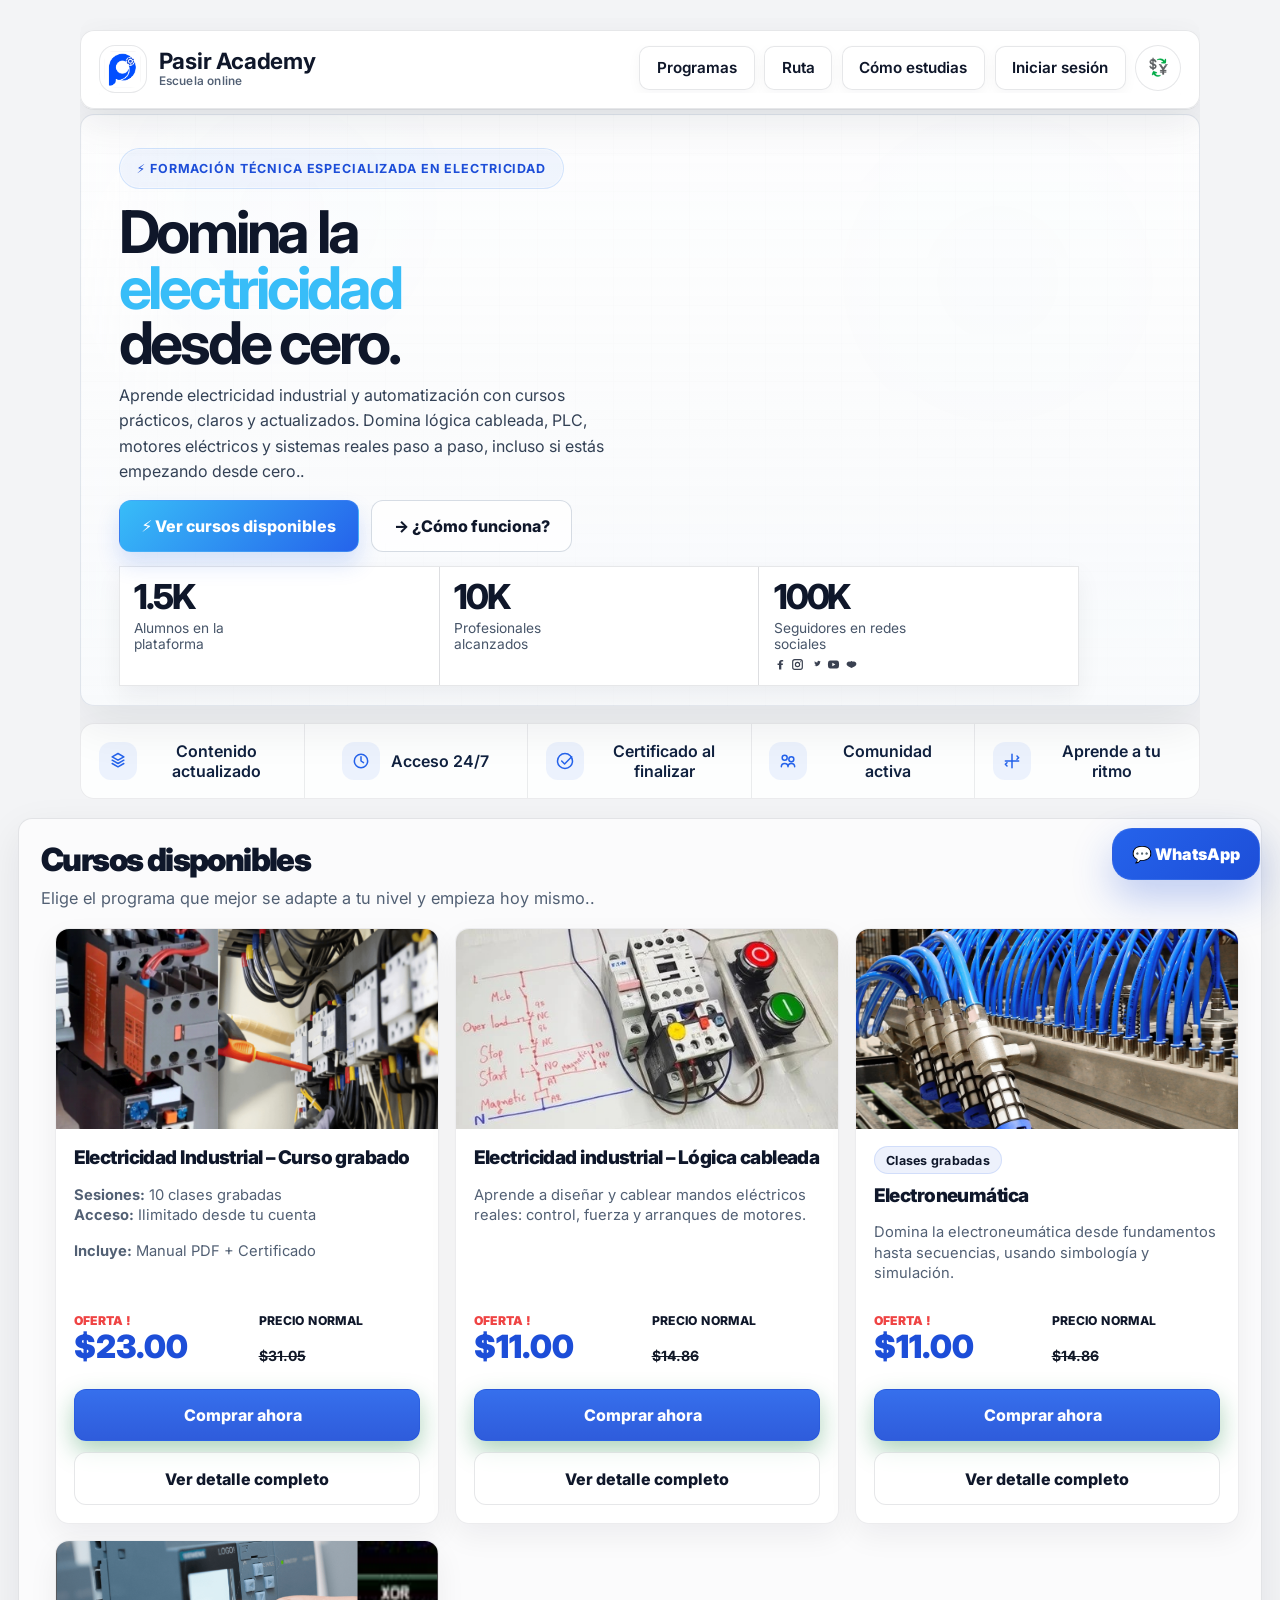
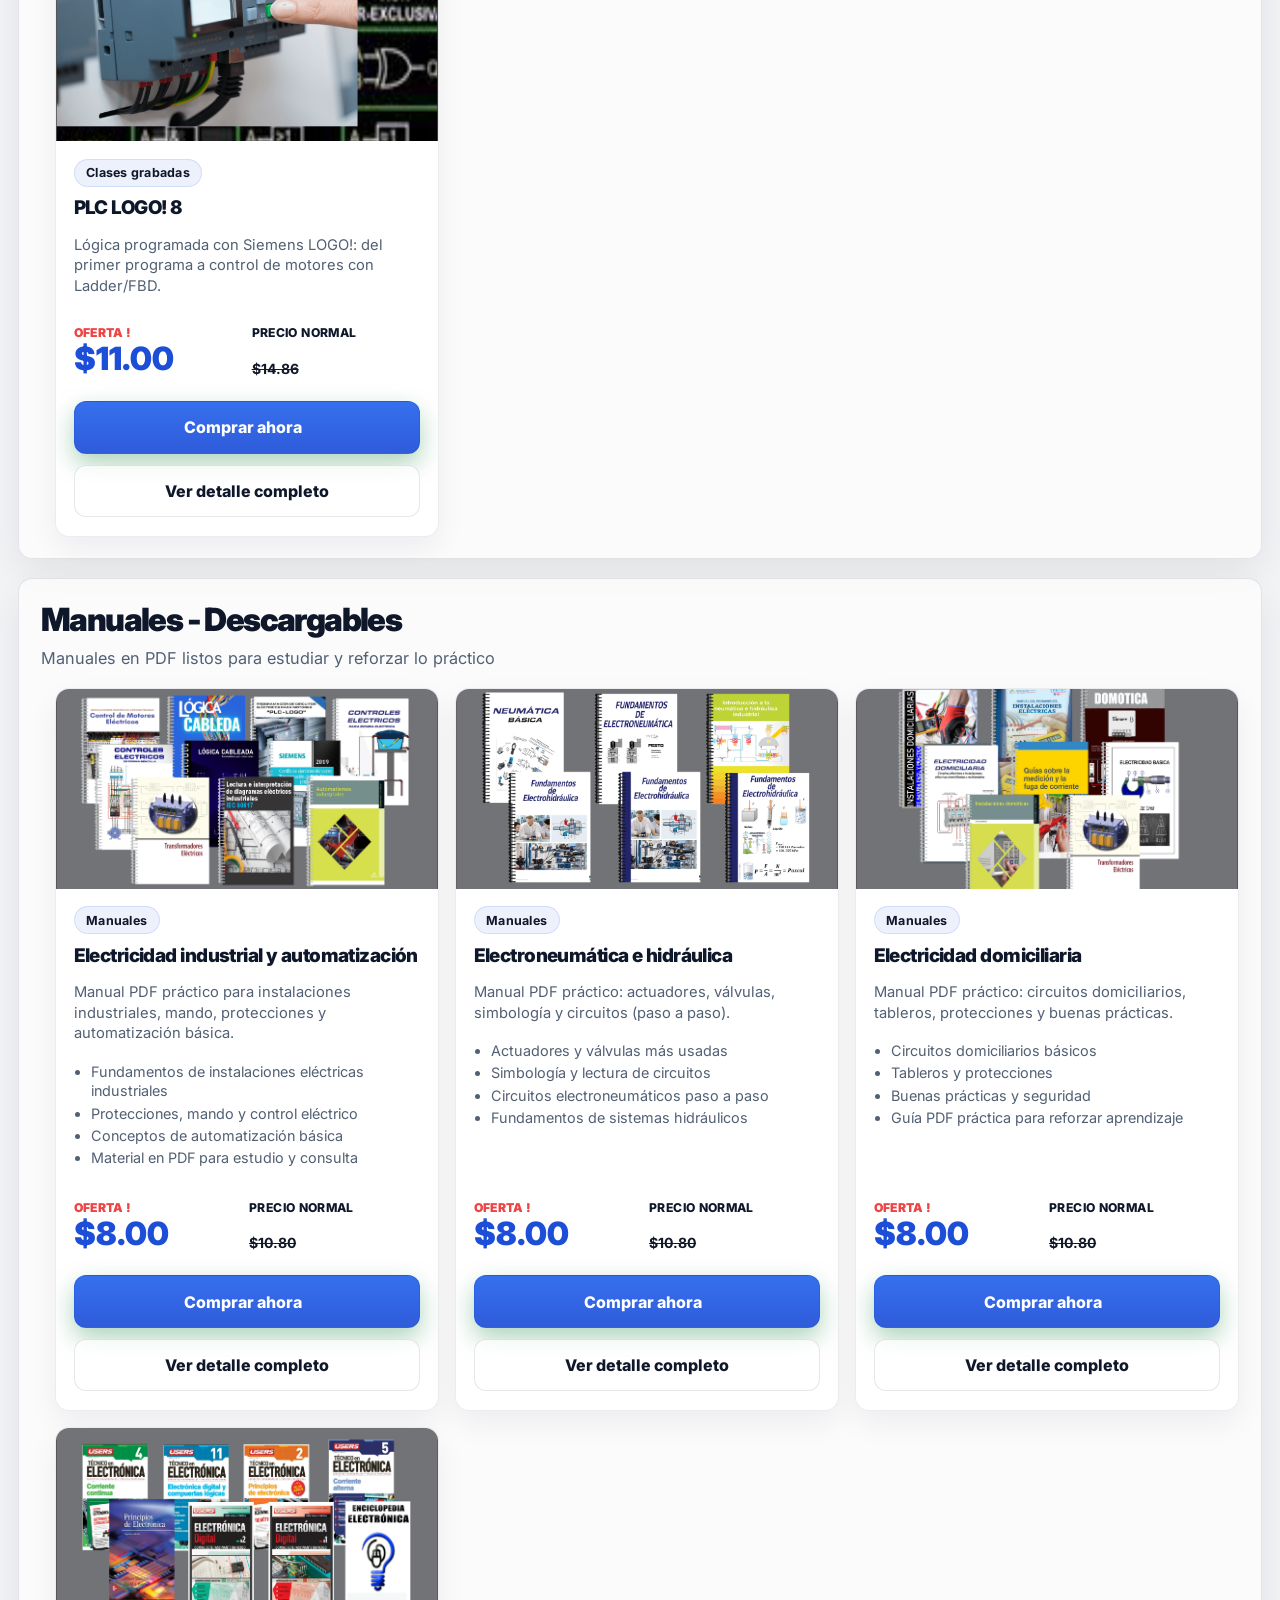
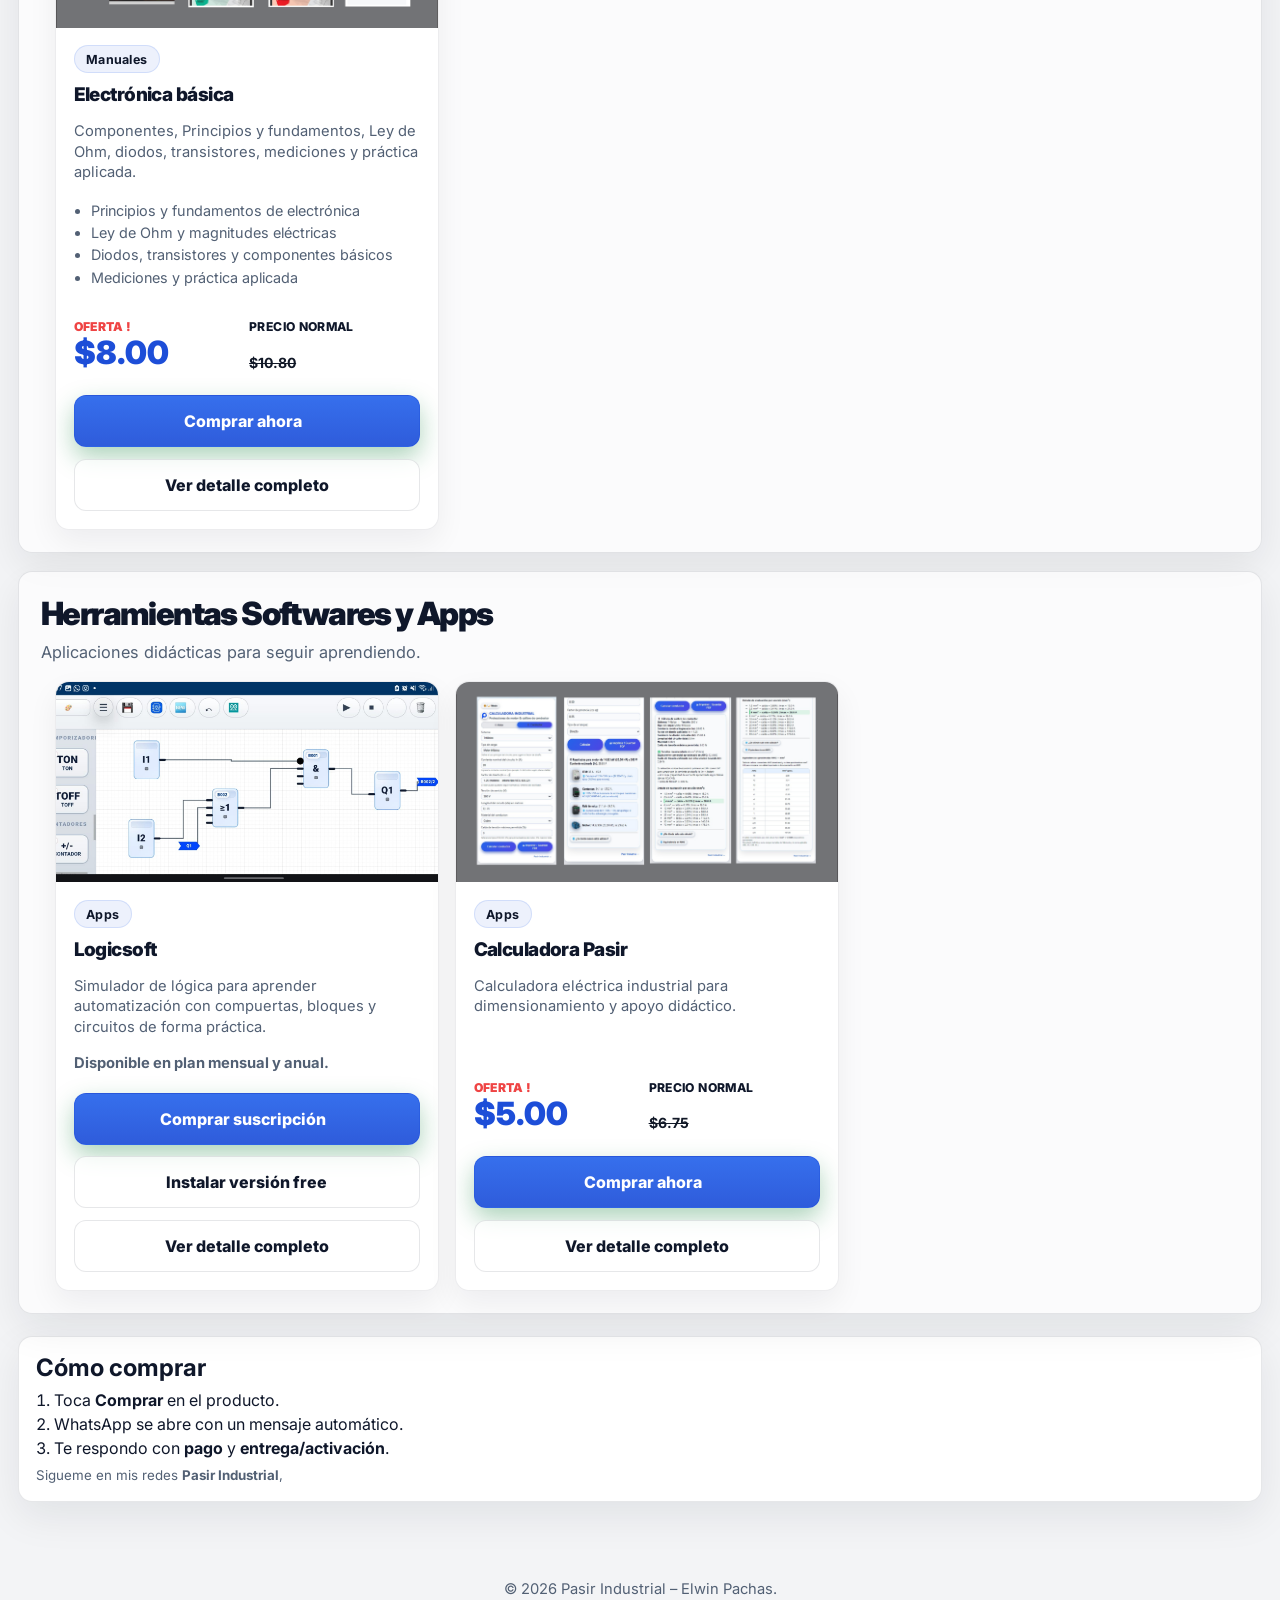
<file: index.html>
<!DOCTYPE html>

<html lang="es">
<head>
<meta charset="utf-8"/>
<meta content="width=device-width, initial-scale=1.0" name="viewport"/>
<title>Pasir Academy – Escuela Online de Electricidad Industrial y Automatización</title>
<meta content="Pasir Academy: escuela online de electricidad industrial, lógica cableada, electroneumática y automatización. Aprende desde cero con cursos grabados, manuales y acceso desde tu cuenta." name="description"/>
<meta content="#f3f4f6" id="theme-color-meta" name="theme-color"/>
<style>
    *{box-sizing:border-box;margin:0;padding:0}
    :root{
      color-scheme: dark light;
      --bg:#f3f4f6;
      --bg-soft: radial-gradient(circle at top, rgba(59,130,246,0.12), transparent 55%);
      --header: rgba(255,255,255,0.92);
      --card:#ffffff;
      --border: rgba(148,163,184,0.35);
      --text:#0f172a;
      --muted:#6b7280;
      --accent:#10b981;
      --accent2:#2563eb;
      --shadow: 0 12px 28px rgba(15,23,42,0.10);
      --r: 18px;
      --pill: 999px;
      --t: .18s ease-out;
    }
    body[data-theme="dark"]{
      --bg:#0b1220;
      --bg-soft: radial-gradient(circle at top, rgba(56,189,248,0.18), transparent 55%);
      --header: rgba(15,23,42,0.92);
      --card: rgba(15,23,42,0.98);
      --border: rgba(148,163,184,0.28);
      --text:#f9fafb;
      --muted:#9ca3af;
      --shadow: 0 18px 45px rgba(15,23,42,0.85);
    }
    body{
      font-family: system-ui, -apple-system, "Segoe UI", Arial, sans-serif;
      background: var(--bg-soft), radial-gradient(circle at bottom, rgba(16,185,129,0.12), transparent 60%), var(--bg);
      color: var(--text);
      min-height:100vh;
    }
    header{
      position: sticky; top:0; z-index:20;
      backdrop-filter: blur(14px);
      background: var(--header);
      border-bottom: 1px solid var(--border);
    }
    .header-inner{
      max-width: 1180px;
      margin: 0 auto;
      padding: 1rem 1.1rem;
      display:flex;
      align-items:center;
      justify-content:space-between;
      gap:1rem;
      flex-wrap:nowrap;
    }
    .brand{display:flex;align-items:center;gap:.75rem;text-decoration:none;color:inherit}
    .brand-compact{min-width:0;flex:0 1 auto}
    .brand img{width:52px;height:52px;border-radius:18px;border:1px solid var(--border);object-fit:cover;background:#0f172a;flex:0 0 auto}
    .brand .txt{display:flex;flex-direction:column;gap:.08rem;min-width:0}
    .brand h1{font-size:1.02rem;font-weight:700;letter-spacing:-.01em;line-height:1.05}
    .brand p{font-size:.74rem;color:var(--muted);font-weight:500;white-space:nowrap;overflow:hidden;text-overflow:ellipsis}
    .right{display:flex;align-items:center;gap:.55rem;flex-wrap:wrap}
    .header-nav{display:flex;align-items:center;justify-content:flex-end;gap:.7rem;flex:1 1 auto;min-width:0;flex-wrap:nowrap;overflow-x:auto;padding-bottom:.15rem;scrollbar-width:none}
    .header-nav::-webkit-scrollbar{display:none}
    .toggle{
      display:inline-flex;align-items:center;gap:.4rem;
      padding:.45rem .9rem;border-radius:var(--pill);
      border:1px solid var(--border);
      background: rgba(148,163,184,0.10);
      cursor:pointer;
      transition: transform var(--t), border-color var(--t);
      font-weight:700;
      font-size:.85rem;
    }
    .toggle:hover{transform: translateY(-1px); border-color: rgba(37,99,235,.6)}
    .btn{
      display:inline-flex;align-items:center;justify-content:center;gap:.45rem;
      padding:.55rem .95rem;
      border-radius: var(--pill);
      border: 1px solid transparent;
      text-decoration:none;
      font-weight:800;
      font-size:.9rem;
      cursor:pointer;
      transition: transform var(--t), box-shadow var(--t), border-color var(--t);
      white-space:nowrap;
    }
    .btn:hover{transform: translateY(-1px)}
    .btn.whatsapp{
      background: linear-gradient(135deg, #22c55e, #16a34a);
      color: #052e16;
      box-shadow: 0 10px 24px rgba(21,128,61,0.35);
    }
    .btn.secondary{background: transparent;border-color: var(--border);color: var(--text);}
    .wa-ico{width:18px;height:18px;display:block}

    main{max-width:1050px;margin:1.25rem auto 2.75rem;padding:0 1rem}
    .hero{
      border:1px solid var(--border);
      background: var(--card);
      border-radius: var(--r);
      box-shadow: var(--shadow);
      padding: 1.1rem 1.1rem 1.2rem;
    }
    .hero h2{font-size:1.12rem;margin-bottom:.35rem;font-weight:700;letter-spacing:-.01em}
    .hero p{color:var(--muted);font-size:.95rem;line-height:1.45}
    .pricebar{
      margin-top:.75rem;
      padding:.75rem .9rem;
      border-radius: var(--r);
      border:1px dashed rgba(37,99,235,0.35);
      background: rgba(37,99,235,0.06);
      color: var(--muted);
      font-size:.92rem;
      line-height:1.35;
    }
    .hero .quick{margin-top:.9rem;display:flex;gap:.55rem;flex-wrap:wrap;}
    .chip{
      display:inline-flex;align-items:center;gap:.4rem;
      padding:.8rem 1.15rem;border-radius: 999px;
      border:1px solid rgba(148,163,184,0.28);
      background: rgba(255,255,255,0.78);
      text-decoration:none;
      font-weight:600;
      color: var(--text);
      font-size:.95rem;
      white-space:nowrap;
      flex:0 0 auto;
    }

    .section{margin-top:1.35rem}
    .section-head{margin-bottom:.8rem}
    
.section-head h2{
  font-size:1.65rem;
  font-weight:700;
  letter-spacing:.3px;
  margin:0 0 .25rem 0;
}
.section-head p{margin:0}

.card-actions .price,
.card-body .price{
  display:grid;
  grid-template-columns:auto auto;
  grid-template-rows:auto auto;
  column-gap:14px;
  row-gap:2px;
  align-items:end;
  margin:10px 0 14px;
}
.price .offer-label{
  font-size:16px;
  grid-column:1;
  grid-row:1;
  color:#ef4444;
  font-size:12px;
  font-weight:900;
}
.price .now{
  grid-column:1;
  grid-row:2;
  font-weight:900;
  color:var(--accent);
  font-size:24px;
  line-height:1.05;
}
.price .normal-label{
  grid-column:2;
  grid-row:1;
  font-size:12px;
  color:var(--text);
  font-weight:800;
}
.price .was{
  grid-column:2;
  grid-row:2;
  color:#111827;
  font-size:14px;
  text-decoration:line-through;
  line-height:1.1;
  font-weight:700;
}
body[data-theme="dark"] .price .normal-label,
body[data-theme="dark"] .price .was{
  color:#e5e7eb;
}
.price .was::before{
  content:"";
}
.section h2{font-size:1.1rem;display:flex;align-items:center;gap:.45rem}
    .section h2::before{content:""; width:4px; height:1.05rem; border-radius:999px;background: linear-gradient(180deg, var(--accent2), var(--accent));}
    .section p{color:var(--muted);font-size:.92rem;margin-top:.35rem;line-height:1.4}
    .grid{display:grid;grid-template-columns: repeat(auto-fit, minmax(240px, 1fr));gap: 1rem;}
    .card{
      border:1px solid var(--border);
      background: var(--card);
      border-radius: var(--r);
      box-shadow: var(--shadow);
      overflow:hidden;
      display:flex;
      flex-direction:column;
      min-height: 340px;
      transition: transform var(--t), border-color var(--t);
    }
    .card:hover{transform: translateY(-2px); border-color: rgba(37,99,235,0.45)}
    .card[role="button"]{cursor:pointer}
    .card[role="button"]:focus-visible{outline:3px solid rgba(37,99,235,.45); outline-offset:3px}
    

/* =========================
   SECCIONES MÁS DIFERENCIADAS
   ========================= */

/* Caja de sección completa */
.section{
  margin-top: 1.35rem;
  padding: 1rem;
  border-radius: calc(var(--r) + 6px);
  border: 2px solid rgba(148,163,184,0.45);
  background: linear-gradient(180deg, rgba(148,163,184,0.10), rgba(148,163,184,0.04));
  box-shadow: 0 10px 26px rgba(15,23,42,0.08);
  position: relative;
}

/* Barra lateral de color (se cambia por sección) */
.section::before{
  content:"";
  position:absolute;
  left: 10px;
  top: 12px;
  bottom: 12px;
  width: 6px;
  border-radius: 999px;
  background: var(--sec-accent, linear-gradient(180deg, var(--accent2), var(--accent)));
  opacity: .95;
}

/* Acomodo del contenido para que no choque con la barra */
.section-head, .grid, .bundle{
  margin-left: 14px;
}

/* Head más “pro” */
.section-head{
  padding: .6rem .75rem .8rem;
  border-radius: calc(var(--r) - 6px);
  border: 1px solid rgba(148,163,184,0.35);
  background: rgba(255,255,255,0.55);
}
body[data-theme="dark"] .section-head{
  background: rgba(15,23,42,0.55);
}

/* Cards con borde más fuerte para que NO se mezclen */
.card{
  border: 2px solid rgba(148,163,184,0.45);
  box-shadow: 0 12px 28px rgba(15,23,42,0.10);
}
.card:hover{
  border-color: rgba(37,99,235,0.65);
}

/* Separador suave dentro de cada card (opcional pero ayuda) */
.card-body{
  border-top: 1px solid rgba(148,163,184,0.25);
}

/* =========================
   COLORES POR SECCIÓN (IDs)
   ========================= */
#manuales{ --sec-accent: linear-gradient(180deg, #2563eb, #10b981); }
#en-vivo{  --sec-accent: linear-gradient(180deg, #ef4444, #f59e0b); }
#clases{   --sec-accent: linear-gradient(180deg, #8b5cf6, #2563eb); }
#apps{     --sec-accent: linear-gradient(180deg, #22c55e, #06b6d4); }

/* Fondo suave por sección (opcional, queda elegante) */
#manuales{ background: linear-gradient(180deg, rgba(37,99,235,0.08), rgba(16,185,129,0.05)); }
#en-vivo{  background: linear-gradient(180deg, rgba(239,68,68,0.10), rgba(245,158,11,0.06)); }
#clases{   background: linear-gradient(180deg, rgba(139,92,246,0.10), rgba(37,99,235,0.06)); }
#apps{     background: linear-gradient(180deg, rgba(34,197,94,0.10), rgba(6,182,212,0.06)); }

/* Ajuste móvil: menos padding para que no “apriete” */
@media (max-width: 520px){
  .section{ padding: .85rem; }
  .section::before{ left: 8px; top: 10px; bottom: 10px; }
  .section-head, .grid, .bundle{ margin-left: 12px; }
}

.thumb{width:100%;height:155px;object-fit:cover;background:#0f172a}
    .card-body{padding: .85rem .95rem .65rem; display:flex; flex-direction:column; gap:.45rem}
    .tag{
      align-self:flex-start;
      font-size:.76rem;
      font-weight:800;
      padding:.18rem .55rem;
      border-radius: var(--pill);
      border:1px solid rgba(37,99,235,0.30);
      background: rgba(37,99,235,0.10);
      color: var(--text);
    }
    .card h3{font-size:1rem; font-weight:850; letter-spacing:-.01em}
    .price{
      font-weight:900;
      font-size:.95rem;
      padding:0;
      border:none;
      background:none;
      width:auto;
    }
    .desc{color:var(--muted); font-size:.92rem; line-height:1.35}
    .card-actions{margin-top:auto; padding: .75rem .95rem .95rem; display:flex; gap:.55rem; flex-wrap:wrap}
    .btns-row{display:flex; gap:.55rem; flex-wrap:wrap}

    .bundle{
      margin-top: 1rem;
      border: 1px solid rgba(16,185,129,0.35);
      background: linear-gradient(135deg, rgba(16,185,129,0.10), rgba(37,99,235,0.08));
      border-radius: var(--r);
      box-shadow: var(--shadow);
      padding: .95rem;
      display:flex;
      align-items:center;
      justify-content:space-between;
      gap: .8rem;
      flex-wrap: wrap;
    }
    .bundle-title{font-size:1rem; font-weight:950; letter-spacing:-.01em}
    .bundle-price{margin-top:.25rem; font-weight:950}
    .bundle-desc{margin-top:.25rem; color:var(--muted); font-size:.92rem; line-height:1.35}
    .bundle-actions{display:flex; gap:.55rem; flex-wrap:wrap; align-items:center; justify-content:flex-end}

    .how{margin-top:1.35rem;border:1px solid var(--border);background: var(--card);border-radius: var(--r);box-shadow: var(--shadow);padding: 1rem 1.05rem;}
    .how ol{margin-top:.55rem; padding-left: 1.1rem;}
    .how li{margin:.25rem 0;}
    .how small{display:block; margin-top:.55rem; color:var(--muted); line-height:1.35}
    footer{text-align:center; padding:1.3rem 1rem 2rem; color:var(--muted); font-size:.85rem}
    .float-wa{position:fixed; right:16px; bottom:16px; z-index:60;border-radius: var(--pill);padding:.7rem .9rem;text-decoration:none;background: linear-gradient(135deg, #22c55e, #16a34a);color:#052e16;font-weight:900;box-shadow: 0 18px 45px rgba(15,23,42,0.25);border:1px solid rgba(21,128,61,0.35);}
  

    .currency-wrap{display:flex;align-items:center;gap:.45rem;padding:.35rem .55rem;border:1px solid var(--border);border-radius:var(--pill);background: rgba(148,163,184,0.10);}
    .currency-label{font-weight:800;font-size:.82rem;color:var(--muted)}
    .currency-select{
      border:none; outline:none; background:transparent; color:var(--text);
      font-weight:900; font-size:.88rem; cursor:pointer;
      padding:.2rem .25rem;
    }
    .price-part{display:inline-flex;gap:.35rem;align-items:baseline}

    .temario{margin-top:.35rem;padding-left:1.1rem;color:var(--muted);font-size:.9rem;line-height:1.35}
    .temario li{margin:.18rem 0}

    /* --- Header compacto: iconos (moneda / tema) a la izquierda --- */
    .left{display:flex; align-items:center; gap:.7rem; flex-wrap:wrap}
    .top-left-controls{position:relative; display:flex; align-items:center; gap:.4rem}
    .iconbtn{
      width:44px; height:44px;
      border-radius: var(--pill);
      border:1px solid var(--border);
      background: rgba(148,163,184,0.10);
      cursor:pointer;
      display:inline-flex;
      align-items:center;
      justify-content:center;
      font-weight:900;
      font-size:1.05rem;
      transition: transform var(--t), border-color var(--t);
    }
    .iconbtn:hover{transform: translateY(-1px); border-color: rgba(37,99,235,.6)}
    .currency-pop{
      position:absolute;
      left:0;
      top:44px;
      padding:.45rem;
      border-radius: 14px;
      background: var(--header);
      border:1px solid var(--border);
      box-shadow: var(--shadow);
      backdrop-filter: blur(14px);
      display:none;
      z-index:50;
    }
    .currency-pop.show{display:block}
    .currency-select{
      min-width:190px;
      border:1px solid var(--border);
      border-radius: 12px;
      padding:.45rem .6rem;
      background: rgba(148,163,184,0.10);
      color: var(--text);
      font-weight:900;
      outline:none;
    }
    .sr-only{
      position:absolute;
      width:1px; height:1px;
      padding:0; margin:-1px;
      overflow:hidden;
      clip:rect(0,0,0,0);
      white-space:nowrap;
      border:0;
    }
    /* chips más compactos */
    .chip{padding:.34rem .6rem; font-size:.82rem}

    /* ===== Curso en vivo: Badge + Contador ===== */
    .live-badge{
      display:inline-flex;
      align-items:center;
      gap:.4rem;
      padding:.28rem .65rem;
      border-radius: var(--pill);
      font-weight:950;
      font-size:.78rem;
      letter-spacing:.2px;
      border:1px solid rgba(245,158,11,0.55);
      background: rgba(245,158,11,0.16);
      box-shadow: 0 10px 24px rgba(245,158,11,0.20);
      margin-top:.15rem;
      width: fit-content;
      animation: livePulse 1.6s ease-in-out infinite;
    }
    .live-dot{
      width:10px;height:10px;border-radius:999px;
      background: #f59e0b;
      box-shadow: 0 0 0 rgba(245,158,11,0.65);
      animation: liveDot 1.6s ease-in-out infinite;
      flex: 0 0 auto;
    }
    @keyframes livePulse{
      0%,100%{transform: translateY(0); }
      50%{transform: translateY(-1px); }
    }
    @keyframes liveDot{
      0%{ box-shadow: 0 0 0 0 rgba(245,158,11,0.65); }
      70%{ box-shadow: 0 0 0 10px rgba(245,158,11,0); }
      100%{ box-shadow: 0 0 0 0 rgba(245,158,11,0); }
    }

    .countdown{
      margin-top:.55rem;
      border:1px dashed rgba(239,68,68,0.45);
      background: rgba(239,68,68,0.08);
      border-radius: calc(var(--r) - 6px);
      padding:.6rem .7rem;
    }
    .countdown .lbl{
      font-weight:950;
      font-size:.82rem;
      letter-spacing:.2px;
      margin-bottom:.25rem;
    }
    .countdown .time{
      display:flex;
      gap:.45rem;
      flex-wrap:wrap;
      align-items:baseline;
      font-weight:950;
    }
    .cd-box{
      display:inline-flex;
      align-items:baseline;
      gap:.25rem;
      padding:.35rem .55rem;
      border-radius: 14px;
      border:1px solid rgba(148,163,184,0.35);
      background: rgba(148,163,184,0.10);
    }
    .cd-num{ font-size:1.05rem; }
    .cd-unit{ font-size:.75rem; color: var(--muted); font-weight:850; }


/* ===== Rediseño: Cards tipo plataforma (botones Comprar + Ver detalle) ===== */
.card{overflow:hidden}
.card .tag{font-weight:700; letter-spacing:.02em}
.btns-col{display:flex; flex-direction:column; gap:.55rem}
.card-actions{display:flex; flex-direction:column; gap:.55rem}
.btn{border-radius:14px}
.btn.primary{background:linear-gradient(180deg, rgba(37,99,235,.95), rgba(29,78,216,.95)); color:#fff; border:1px solid rgba(29,78,216,.35)}
.btn.primary:hover{filter:brightness(1.03)}
.btn.ghost{background:transparent; border:1px solid rgba(100,116,139,.35); color:var(--text)}
.btn.ghost:hover{background:rgba(148,163,184,.12)}
/* hacer que el botón whatsapp se vea como "Comprar ahora" */
.btn.whatsapp{background:linear-gradient(180deg, rgba(37,99,235,.92), rgba(29,78,216,.92)) !important; border:1px solid rgba(29,78,216,.35) !important; color:#fff !important}
.btn.whatsapp .wa-ico{filter:grayscale(100%) brightness(200%); opacity:.9}
.btn.whatsapp::after{content:"";}

/* ===== Panel de detalle (overlay) ===== */
.detail-overlay{
  position:fixed; inset:0; z-index:9999;
  background:rgba(2,6,23,.55);
  display:none;
}
.detail-overlay.open{display:block}
.detail-sheet{
  position:absolute; inset:0;
  background:var(--bg);
  overflow:auto;
}
.detail-hero{
  padding:22px 18px;
  background:linear-gradient(180deg, rgba(15,23,42,.92), rgba(15,23,42,.72));
  color:#fff;
}
.detail-hero h1{font-size:2rem; line-height:1.05; margin:.25rem 0 .85rem}
.detail-hero p{opacity:.9; line-height:1.55; max-width:52ch}
.detail-hero .topbar{display:flex; justify-content:space-between; align-items:center; gap:12px}
.detail-hero .close{
  width:42px; height:42px; border-radius:999px;
  border:1px solid rgba(255,255,255,.25);
  background:rgba(255,255,255,.08);
  color:#fff; font-size:20px;
}
.detail-body{padding:16px 14px 28px}
.detail-section{
  background:var(--card);
  border:1px solid var(--stroke);
  border-radius:18px;
  padding:16px;
  margin:12px 0;
}
.detail-section h2{font-size:1.35rem; margin-bottom:10px}
.learn-grid{display:grid; grid-template-columns:1fr; gap:10px}
.learn-item{
  display:flex; gap:10px; align-items:flex-start;
  padding:10px 12px;
  border-radius:14px;
  border:1px solid rgba(37,99,235,.18);
  background:rgba(37,99,235,.06);
}
.learn-ico{
  width:34px; height:34px; border-radius:10px;
  background:rgba(37,99,235,.18);
  display:flex; align-items:center; justify-content:center;
  flex:0 0 auto;
}
.learn-ico svg{width:18px; height:18px}
.accordion details{
  border:1px solid rgba(148,163,184,.25);
  border-radius:14px;
  padding:12px 12px;
  background:rgba(148,163,184,.06);
  margin:10px 0;
}
.accordion summary{cursor:pointer; font-weight:800; list-style:none}
.accordion summary::-webkit-details-marker{display:none}
.badge-lock{opacity:.75; margin-left:.35rem}
.detail-actions{display:flex; flex-direction:column; gap:.55rem; margin-top:12px}
.detail-secondary-actions{display:flex; flex-direction:column; gap:.55rem}
.detail-note{color:var(--muted); font-size:.9rem; line-height:1.45; margin-top:8px}


/* En la grilla: mostrar solo detalle breve para Curso en vivo y Clases grabadas */
#en-vivo .card .temario,
#clases .card .temario{display:none;}
#en-vivo .card .desc-full,
#clases .card .desc-full{display:none !important;}


/* Precio en detalle */
.detail-price{
  margin: 6px 0 2px;
}
.detail-price .now{ font-size: 22px; }
.detail-price .was{ display:inline-block; margin-left:10px; font-size: 13px; }



/* ===== Logicsoft planes ===== */
.logicsoft-prices{display:flex;flex-direction:column;gap:.7rem;margin:10px 0 14px}
.logicsoft-plan-price{
  display:grid;
  grid-template-columns:auto auto;
  grid-template-rows:auto auto auto;
  column-gap:14px;
  row-gap:2px;
  align-items:end;
  padding:.7rem .8rem;
  border:1px solid rgba(148,163,184,.28);
  border-radius:14px;
  background:rgba(148,163,184,.06);
}
.logicsoft-plan-price .plan-name{grid-column:1 / span 2;grid-row:1;font-size:12px;font-weight:900;color:var(--accent2);text-transform:uppercase;letter-spacing:.04em}
.logicsoft-plan-price .offer-label{grid-column:1;grid-row:2}
.logicsoft-plan-price .now{grid-column:1;grid-row:3;font-weight:900;font-size:22px;color:var(--text)}
.logicsoft-plan-price .normal-label{grid-column:2;grid-row:2}
.logicsoft-plan-price .was{grid-column:2;grid-row:3;text-decoration:line-through;opacity:.78;font-weight:700}
.plan-modal{position:fixed;inset:0;z-index:10000;background:rgba(2,6,23,.58);display:none;align-items:center;justify-content:center;padding:16px;opacity:0;transition:opacity .28s ease}
.plan-modal.open{display:flex;opacity:1}
.plan-box{width:min(520px,100%);background:var(--card);border:1px solid var(--border);border-radius:22px;box-shadow:var(--shadow);padding:18px;transform:translateY(22px) scale(.96);opacity:0;transition:transform .28s ease,opacity .28s ease}
.plan-modal.open .plan-box{transform:translateY(0) scale(1);opacity:1}
.plan-box h3{font-size:1.35rem;margin-bottom:.35rem}
.plan-box p{color:var(--muted);line-height:1.45;margin-bottom:1rem}
.plan-options{display:grid;gap:.8rem}
.plan-option{border:1px solid rgba(148,163,184,.3);border-radius:18px;padding:14px;background:rgba(148,163,184,.06);position:relative}
.plan-option.recommended{border:2px solid rgba(245,158,11,.78);background:linear-gradient(180deg, rgba(245,158,11,.12), rgba(148,163,184,.06));box-shadow:0 16px 38px rgba(245,158,11,.18)}
.plan-option .top{display:flex;justify-content:space-between;gap:10px;align-items:flex-start;margin-bottom:.35rem}
.plan-option .name{font-weight:900;font-size:1rem}
.plan-option .mini{font-size:.82rem;color:var(--muted);margin:.2rem 0 .75rem}
.plan-option .go{width:100%}
.plan-modal-actions{display:flex;justify-content:flex-end;margin-top:12px}
.plan-badges{display:flex;gap:.45rem;flex-wrap:wrap;justify-content:flex-end}
.plan-badge{display:inline-flex;align-items:center;padding:.24rem .55rem;border-radius:999px;font-size:.72rem;font-weight:900;letter-spacing:.02em;border:1px solid rgba(148,163,184,.35);background:rgba(148,163,184,.12)}
.plan-badge.recommended{border-color:rgba(245,158,11,.68);background:rgba(245,158,11,.16);color:#b45309}
body[data-theme="dark"] .plan-badge.recommended{color:#fbbf24}
.logicsoft-note{margin-top:.15rem;font-size:.84rem;color:var(--muted);font-weight:700}
.logicsoft-hidden-prices{display:none !important}


    @media (max-width: 920px){
      .header-inner{flex-wrap:wrap;align-items:flex-start}
      .brand-compact{width:100%}
      .header-nav{width:100%;justify-content:flex-start;flex-wrap:wrap;overflow:visible}
      .chip{padding:.72rem 1rem;font-size:.92rem}
    }

    @media (max-width: 640px){
      .brand img{width:46px;height:46px;border-radius:16px}
      .brand h1{font-size:.96rem}
      .brand p{font-size:.7rem}
    }

.card,
.hero,
.section,
.bundle,
.header-inner{
  border-radius: 14px !important;
}

.btn{
  border-radius: 12px !important;
}

.chip{
  border-radius: 10px !important;
}


.brand h1{
  font-size: 1.2rem;
  font-weight: 700;
  letter-spacing: -0.01em;
}

.header-inner .btn{
  padding: 0.4rem 0.75rem;
  font-size: 0.8rem;
  border-radius: 10px;
}

/* outline style for login */
.header-inner .btn{
  background: transparent;
  border: 1px solid #0f172a;
  color: #0f172a;
}
.header-inner .btn:hover{
  background:#0f172a;
  color:#fff;
}


header .brand h1{
  font-size: 1.4rem !important;
  font-weight: 700 !important;
  letter-spacing: -0.01em;
}


/* Unificar curvas principales */
:root{
  --r: 14px !important;
}
.hero,
.section,
.bundle,
.header-inner,
.metrics,
.pro-benefits,
.benefits-strip,
.benefit-card,
.value-layout,
.value-left,
.value-right,
main > .container > header,
main > .container > section,
main > .container > div{
  border-radius: 14px !important;
}

/* Ajustes finos para elementos internos */
.hero-badge,
.metric,
.value-icon,
.benefit-icon{
  border-radius: 12px !important;
}


/* FIX curva superior izquierda del contenedor principal */
main,
.container,
.wrapper,
body > main > div,
main > div{
  border-radius: 14px !important;
}

/* específicamente hero contenedor externo */
main > .container{
  border-radius: 14px !important;
  overflow: hidden;
}


/* Fix real de las curvas del bloque principal */
.hero-main,
.hero-side,
.info-strip,
.pro-section,
.trust-band,
.hero-visual,
.hero-visual-badge,
.hero-side-card,
.point-card,
.info-card{
  border-radius: 14px !important;
}

.metric{
  border-radius: 12px !important;
}

.pasir-hero > *{
  border-radius: 14px !important;
}

</style>
<link href="manifest.json" rel="manifest"/>
<meta content="#0b1220" name="theme-color"/>
<link href="icons/icon-192.png" rel="apple-touch-icon"/>
<link href="app.css" rel="stylesheet"/>
<script defer="" src="theme.js"></script>
<style>
/* 3 productos por fila en pantallas anchas o en horizontal */
@media (orientation: landscape){
  .grid{grid-template-columns: repeat(3, minmax(0,1fr)) !important;}
}
@media (min-width: 900px){
  .grid{grid-template-columns: repeat(3, minmax(0,1fr)) !important;}
}
</style>
<style id="solid-cards-fix">
/* ===== FIX: tarjetas sólidas sin tintes de sección ===== */
#manuales,#en-vivo,#clases,#apps{
  background: transparent !important;
}
.section{
  background: transparent !important;
  border: 1px solid var(--border) !important;
}
.section::before{
  display:none !important;
}
.card{
  background: var(--card) !important;
  backdrop-filter: none !important;
}
</style>
<link rel="preconnect" href="https://fonts.googleapis.com">
<link rel="preconnect" href="https://fonts.gstatic.com" crossorigin>
<link href="https://fonts.googleapis.com/css2?family=Inter:wght@400;500;600;700;800;900&display=swap" rel="stylesheet">
<link href="https://fonts.googleapis.com/css2?family=Plus+Jakarta+Sans:wght@500;600;700;800&display=swap" rel="stylesheet">

<style id="pro-academy-redesign">
:root{
  --bg:#eef2f7;
  --bg2:#f8fafc;
  --header:rgba(255,255,255,.82);
  --card:#ffffff;
  --border:rgba(15,23,42,.10);
  --text:#0f172a;
  --muted:#526074;
  --accent:#1d4ed8;
  --accent2:#0f172a;
  --shadow:0 14px 40px rgba(15,23,42,.08);
  --r:24px;
}
body[data-theme="dark"]{
  --bg:#09111f;
  --bg2:#0c1627;
  --header:rgba(10,16,29,.72);
  --card:#0d1728;
  --border:rgba(255,255,255,.09);
  --text:#eff4ff;
  --muted:#a9b5c7;
  --accent:#60a5fa;
  --accent2:#dbeafe;
  --shadow:0 18px 45px rgba(0,0,0,.28);
}
body{font-family:"Inter",system-ui,-apple-system,"Segoe UI",Arial,sans-serif !important;background:radial-gradient(circle at top left, rgba(29,78,216,.08), transparent 28%),linear-gradient(180deg,var(--bg2),var(--bg));color:var(--text);}
header.app-header{display:none !important;}
main{max-width:1280px !important;margin:1.1rem auto 3.25rem !important;padding:0 1.15rem !important;}
.container{max-width:100%;}
main>.container>header{position:sticky;top:12px;z-index:30;margin-bottom:1rem;}
.header-inner{max-width:none;background:var(--header);backdrop-filter:blur(18px);border:1px solid var(--border);border-radius:28px;padding:.9rem 1.1rem;box-shadow:var(--shadow);display:flex;align-items:center;justify-content:space-between;gap:1rem;position:relative;}
.brand.brand-compact{display:flex;align-items:center;gap:.75rem;min-width:0;flex:0 1 auto;max-width:340px;}
.brand{gap:.75rem;}
.brand img{width:48px;height:48px;border-radius:16px;border:1px solid var(--border);background:#fff;padding:.28rem;box-shadow:inset 0 0 0 1px rgba(255,255,255,.65);}
.brand .txt{gap:.08rem;min-width:0;}
.brand h1{font-size:1.05rem;line-height:1.02;font-weight:750;letter-spacing:-.03em;margin:0;}
.brand p{font-size:.74rem;font-weight:560;color:var(--muted);margin:0;white-space:nowrap;overflow:hidden;text-overflow:ellipsis;}
.header-nav{display:flex;align-items:center;gap:.58rem;flex:1;justify-content:flex-end;min-width:0;}
.nav-links{display:flex;align-items:center;gap:.58rem;flex-wrap:nowrap;}
.nav-primary,.nav-account{display:flex;align-items:center;gap:.58rem;}
.nav-mobile-actions{display:none;align-items:center;gap:.58rem;}
.menu-toggle{display:none;width:46px;height:46px;border-radius:16px;border:1px solid var(--border);background:rgba(255,255,255,.72);color:var(--text);align-items:center;justify-content:center;cursor:pointer;box-shadow:0 4px 14px rgba(15,23,42,.04);}
.menu-toggle svg{width:21px;height:21px;display:block;}
.chip{padding:.74rem 1.05rem;border-radius:999px;background:rgba(255,255,255,.7);border:1px solid var(--border);font-size:.95rem;font-weight:620;color:var(--text);box-shadow:0 4px 14px rgba(15,23,42,.04);}
.chip:hover{border-color:rgba(29,78,216,.22);transform:translateY(-1px);}
.top-left-controls .iconbtn{width:46px;height:46px;border-radius:999px;background:rgba(255,255,255,.7);}
.mobile-only{display:none !important;}
#installBtn{border-radius:16px !important;box-shadow:var(--shadow);}
.pasir-hero{display:grid;grid-template-columns:minmax(0,1.18fr) minmax(360px,.82fr);gap:1.2rem;margin-bottom:1.15rem;}
.hero-main,.hero-side,.info-strip,.pro-section,.trust-band{background:rgba(255,255,255,.62);backdrop-filter:blur(12px);border:1px solid var(--border);border-radius:32px;box-shadow:var(--shadow);}
.hero-main{padding:3.15rem 3rem;min-height:560px;display:flex;flex-direction:column;justify-content:space-between;position:relative;overflow:hidden;}
.hero-main::before{content:"";position:absolute;inset:auto -120px -150px auto;width:380px;height:380px;border-radius:999px;background:radial-gradient(circle, rgba(37,99,235,.15), transparent 64%);pointer-events:none;}
.eyebrow{display:inline-flex;align-items:center;gap:.55rem;padding:.7rem 1rem;border-radius:999px;border:1px solid rgba(37,99,235,.14);background:rgba(29,78,216,.06);font-size:.9rem;font-weight:800;letter-spacing:.12em;text-transform:uppercase;color:#1d4ed8;}
body[data-theme="dark"] .eyebrow{background:rgba(96,165,250,.12);color:#bfdbfe;border-color:rgba(96,165,250,.22);}
.hero-copy h2{font-size:clamp(3rem,5vw,5.1rem);line-height:.96;letter-spacing:-.065em;font-weight:900;max-width:10.2ch;margin:1.15rem 0 1rem;}
.hero-copy p{max-width:56ch;font-size:1.08rem;line-height:1.75;color:var(--muted);margin:0 0 1.4rem;}
.hero-actions{display:flex;gap:.8rem;flex-wrap:wrap;}
.btn{padding:.95rem 1.35rem;border-radius:16px;font-size:1rem;font-weight:800;}
.btn.primary{background:linear-gradient(135deg,#2563eb,#1d4ed8);color:#fff;border:1px solid rgba(29,78,216,.28);box-shadow:0 14px 24px rgba(37,99,235,.22);}
.btn.ghost,.btn.secondary{background:rgba(255,255,255,.72);border:1px solid var(--border);color:var(--text);}
.hero-points{display:grid;grid-template-columns:repeat(2,minmax(0,1fr));gap:.9rem;margin-top:2rem;}
.point-card{padding:1rem 1.05rem;border-radius:22px;background:rgba(255,255,255,.68);border:1px solid rgba(15,23,42,.08);}
body[data-theme="dark"] .point-card,.hero-side-card,body[data-theme="dark"] .info-strip,.pro-section,body[data-theme="dark"] .hero-main,body[data-theme="dark"] .hero-side,body[data-theme="dark"] .trust-band{background:rgba(12,22,39,.72);}
.point-card strong{display:block;font-size:1rem;margin-bottom:.2rem;}
.point-card span{font-size:.93rem;color:var(--muted);line-height:1.55;}
.hero-side{padding:1rem;display:flex;flex-direction:column;gap:1rem;min-height:560px;}
.hero-visual{flex:1;border-radius:28px;min-height:250px;background:linear-gradient(180deg, rgba(15,23,42,.04), rgba(15,23,42,.01)), url('img/curso_en_vivo_electricidad_industrial.jpg') center/cover no-repeat;position:relative;overflow:hidden;border:1px solid rgba(255,255,255,.2);}
.hero-visual::after{content:"";position:absolute;inset:0;background:linear-gradient(180deg, rgba(15,23,42,.08), rgba(15,23,42,.42));}
.hero-visual-badge{position:absolute;left:18px;right:18px;bottom:18px;z-index:1;padding:1rem 1.1rem;border-radius:22px;background:rgba(9,17,31,.84);color:#fff;border:1px solid rgba(255,255,255,.12);}
.hero-visual-badge small{display:block;font-size:.78rem;letter-spacing:.14em;text-transform:uppercase;opacity:.78;margin-bottom:.4rem;font-weight:700;}
.hero-visual-badge strong{display:block;font-size:1.65rem;line-height:1.06;font-weight:900;letter-spacing:-.04em;}
.hero-side-card{padding:1.35rem;border-radius:28px;background:linear-gradient(135deg,#0f172a,#162746);color:#fff;box-shadow:0 18px 38px rgba(15,23,42,.18);}
.hero-side-card h3{font-size:1.55rem;line-height:1.08;letter-spacing:-.045em;margin:0 0 .85rem;font-weight:900;}
.hero-side-card p{font-size:1rem;line-height:1.7;opacity:.88;margin:0 0 1rem;}
.hero-side-list{display:grid;gap:.75rem;margin:1rem 0 0;padding:0;list-style:none;}
.hero-side-list li{display:flex;gap:.75rem;align-items:flex-start;font-size:.95rem;line-height:1.55;}
.hero-side-list li::before{content:"•";font-size:1.4rem;line-height:1;color:#93c5fd;margin-top:-.1rem;}
.info-strip{padding:1.05rem 1.15rem;display:grid;grid-template-columns:repeat(4,minmax(0,1fr));gap:.9rem;margin-bottom:1.2rem;}
.metric{padding:.65rem .8rem;border-radius:20px;background:rgba(255,255,255,.72);border:1px solid rgba(15,23,42,.08);}
.metric strong{display:block;font-size:1.45rem;line-height:1;font-weight:900;letter-spacing:-.05em;margin-bottom:.35rem;}
.metric span{display:block;font-size:.95rem;color:var(--muted);line-height:1.45;font-weight:600;}
.pro-section{padding:1.35rem;margin-top:1.15rem;}
.section-head{padding:0;border:none;background:transparent;margin:0 0 1rem;}
.section-head h2{font-size:2.2rem;font-weight:900;letter-spacing:-.05em;margin:0 0 .35rem;}
.section-head p{font-size:1.02rem;color:var(--muted);line-height:1.65;}
.split-grid{display:grid;grid-template-columns:repeat(2,minmax(0,1fr));gap:1rem;}
.info-card{padding:1.2rem;border-radius:26px;background:rgba(255,255,255,.72);border:1px solid rgba(15,23,42,.08);}
.info-card h3{font-size:1.25rem;letter-spacing:-.03em;margin:0 0 .5rem;font-weight:800;}
.info-card p{font-size:.98rem;color:var(--muted);line-height:1.7;margin:0 0 .9rem;}
.clean-list{list-style:none;padding:0;margin:0;display:grid;gap:.75rem;}
.clean-list li{padding:1rem 1rem 1rem 1.15rem;border-radius:18px;background:rgba(29,78,216,.05);border:1px solid rgba(37,99,235,.10);font-size:.96rem;line-height:1.6;color:var(--text);font-weight:600;}
.clean-list li strong{display:block;font-size:1rem;margin-bottom:.15rem;}
#clases .section-head h2::before,#manuales .section-head h2::before,#apps .section-head h2::before{display:none !important;}
#clases.section,#manuales.section,#apps.section,#en-vivo.section{padding:1.35rem;border-radius:32px;background:rgba(255,255,255,.62) !important;border:1px solid var(--border) !important;box-shadow:var(--shadow);margin-top:1.15rem;}
body[data-theme="dark"] #clases.section,body[data-theme="dark"] #manuales.section,body[data-theme="dark"] #apps.section,body[data-theme="dark"] #en-vivo.section{background:rgba(12,22,39,.72) !important;}
#clases .section-head h2,#manuales .section-head h2,#apps .section-head h2,#en-vivo .section-head h2{font-size:2rem;}
.grid{gap:1rem;}
.card{border-radius:28px;border:1px solid rgba(15,23,42,.08) !important;box-shadow:0 12px 30px rgba(15,23,42,.06);min-height:unset;}
.thumb{height:200px;}
.card-body{padding:1.1rem 1.1rem .8rem;gap:.6rem;border-top:none;}
.tag{padding:.34rem .72rem;border-radius:999px;background:rgba(29,78,216,.08);border-color:rgba(37,99,235,.14);font-size:.78rem;font-weight:800;}
.card h3{font-size:1.18rem;line-height:1.22;letter-spacing:-.03em;}
.desc{font-size:.95rem;line-height:1.6;color:var(--muted);}
.card-actions{padding:.4rem 1.1rem 1.15rem;gap:.7rem;}
.card .btn{width:100%;justify-content:center;}
.price .now{font-size:2rem;}
.price .offer-label,.price .normal-label{font-size:.76rem;letter-spacing:.03em;text-transform:uppercase;}
.trust-band{padding:1.35rem;margin-top:1.15rem;}
.trust-grid{display:grid;grid-template-columns:1.15fr .85fr;gap:1rem;align-items:stretch;}
.trust-copy h2{font-size:2.05rem;line-height:1.02;letter-spacing:-.05em;margin:0 0 .75rem;font-weight:900;}
.trust-copy p{font-size:1rem;line-height:1.75;color:var(--muted);max-width:60ch;}
.quote-box{padding:1.3rem;border-radius:26px;background:linear-gradient(135deg,#0f172a,#1e3a8a);color:#fff;display:flex;flex-direction:column;justify-content:space-between;}
.quote-box p{font-size:1.08rem;line-height:1.75;margin:0 0 1rem;color:rgba(255,255,255,.9);}
.quote-box strong{font-size:.95rem;letter-spacing:.05em;text-transform:uppercase;color:#bfdbfe;}
.float-wa{border-radius:20px;padding:.95rem 1.2rem;bottom:20px;right:20px;background:linear-gradient(135deg,#2563eb,#1d4ed8);color:#fff;border:1px solid rgba(255,255,255,.08);box-shadow:0 18px 40px rgba(29,78,216,.28);}
footer{padding:1.6rem 1rem 2.4rem;font-size:.92rem;}
@media (max-width: 1100px){
  .pasir-hero,.trust-grid,.split-grid,.info-strip{grid-template-columns:1fr;}
  .hero-main,.hero-side{min-height:auto;}
  .hero-copy h2{max-width:12ch;font-size:clamp(2.6rem,8vw,4.3rem);}
  .nav-links{gap:.45rem;}
  .chip{padding:.68rem .92rem;font-size:.9rem;}
}
@media (max-width: 820px){
  main{padding:0 .85rem !important;}
  main>.container>header{top:8px;}
  .header-inner{padding:.8rem .85rem;align-items:center;}
  .brand.brand-compact{max-width:58vw;}
  .brand img{width:42px;height:42px;border-radius:14px;}
  .brand h1{font-size:.9rem;font-weight:720;}
  .brand p{font-size:.68rem;}
  .nav-links{display:none;position:absolute;left:0;right:0;top:calc(100% + .65rem);padding:.9rem;background:var(--header);border:1px solid var(--border);border-radius:24px;box-shadow:var(--shadow);flex-direction:column;align-items:stretch;gap:.7rem;z-index:40;}
  .header-inner.menu-open .nav-links{display:flex;}
  .nav-primary,.nav-account{flex-direction:column;align-items:stretch;gap:.7rem;}
  .desktop-only{display:none !important;}
  .mobile-only{display:inline-flex !important;}
  .nav-mobile-actions{display:flex;}
  .menu-toggle{display:inline-flex;}
  .chip{padding:.82rem 1rem;font-size:.96rem;justify-content:center;}
  .top-left-controls .iconbtn,.menu-toggle{width:42px;height:42px;border-radius:14px;}
  .pasir-hero{gap:.9rem;}
  .hero-main{padding:1.35rem;min-height:auto;}
  .hero-copy h2{font-size:2.5rem;max-width:11ch;margin-top:.9rem;}
  .hero-copy p{font-size:.98rem;line-height:1.65;}
  .hero-points{grid-template-columns:1fr;}
  .hero-side{padding:.85rem;}
  .hero-visual{min-height:230px;}
  .hero-visual-badge strong{font-size:1.3rem;}
  .section-head h2,#clases .section-head h2,#manuales .section-head h2,#apps .section-head h2,#en-vivo .section-head h2,.trust-copy h2{font-size:1.55rem;}
}
@media (max-width: 520px){
  .brand.brand-compact{max-width:54vw;}
  .brand h1{font-size:.84rem;}
  .brand p{font-size:.64rem;}
  .hero-copy h2{font-size:2.08rem;max-width:10.8ch;}
  .hero-copy p{font-size:.94rem;}
  .eyebrow{font-size:.78rem;padding:.62rem .85rem;letter-spacing:.09em;}
  .float-wa{padding:.82rem 1rem;right:14px;bottom:14px;}
}

.pasir-hero{display:block;max-width:100%;}
.hero-main{min-height:auto;padding:3.35rem 3.2rem 2.2rem;background:rgba(255,255,255,.72);}
.hero-main::before{right:-80px;bottom:-120px;width:320px;height:320px;background:radial-gradient(circle, rgba(37,99,235,.11), transparent 66%);}
.hero-copy h2{font-family:"Plus Jakarta Sans", Inter, system-ui, sans-serif;font-size:clamp(3rem,5.1vw,5.4rem);line-height:1.03;letter-spacing:-.05em;font-weight:700;max-width:12.6ch;text-wrap:balance;text-shadow:none;}
.hero-copy p{max-width:63ch;font-size:1.08rem;line-height:1.8;}
.hero-points{margin-top:2.15rem;grid-template-columns:repeat(4,minmax(0,1fr));}
.point-card strong{font-size:.98rem;}
@media (max-width: 1120px){.hero-points{grid-template-columns:repeat(2,minmax(0,1fr));}}
@media (max-width: 760px){.hero-main{padding:2rem 1.45rem 1.6rem;}.hero-copy h2{font-size:clamp(2.75rem,11vw,4rem);line-height:.98;max-width:9.4ch;}.hero-copy p{font-size:1rem;line-height:1.72;}.hero-points{grid-template-columns:1fr;gap:.75rem;margin-top:1.55rem;}}
</style>

<style id="mobile-header-fix-v2">
.header-inner{
  display:flex;
  align-items:center;
  justify-content:space-between;
  gap:1rem;
}
.desktop-nav{display:flex;}
.mobile-menu-panel{display:none;}
.nav-mobile-actions{display:none;align-items:center;gap:.55rem;}
.mobile-login{
  background:#0f172a;
  color:#fff;
  border-color:#0f172a;
  box-shadow:0 10px 22px rgba(15,23,42,.12);
}
.mobile-login:hover{background:#162033;border-color:#162033;}
.mobile-currency-wrap .iconbtn,.menu-toggle{
  width:44px;
  height:44px;
  border-radius:14px;
}
.mobile-currency-label{display:none;}
@media (max-width: 820px){
  main>.container>header{top:8px;}
  .header-inner{
    display:grid !important;
    grid-template-columns:minmax(0,1fr) auto;
    align-items:center;
    gap:.7rem;
    padding:.72rem .78rem;
    border-radius:22px;
  }
  .brand.brand-compact{
    max-width:none;
    min-width:0;
    gap:.7rem;
  }
  .brand img{
    width:38px;
    height:38px;
    border-radius:13px;
    padding:.2rem;
  }
  .brand h1{
    font-size:.88rem;
    font-weight:760;
  }
  .brand p{
    font-size:.64rem;
    white-space:nowrap;
  }
  .desktop-nav{display:none !important;}
  .nav-mobile-actions{
    display:flex !important;
    justify-content:flex-end;
    align-items:center;
    grid-column:2;
    grid-row:1;
    gap:.5rem;
  }
  .mobile-login{
    padding:.76rem .95rem;
    min-width:132px;
    font-size:.9rem;
    font-weight:700;
    white-space:nowrap;
    justify-content:center;
    border-radius:14px;
  }
  .menu-toggle{
    display:inline-flex !important;
    align-items:center;
    justify-content:center;
    width:42px;
    height:42px;
    border-radius:14px;
    background:#ffffff;
    box-shadow:0 4px 14px rgba(15,23,42,.06);
  }
  .mobile-menu-panel{
    grid-column:1 / -1;
    display:none;
    grid-template-columns:1fr;
    gap:.65rem;
    margin-top:.1rem;
    padding-top:.8rem;
    border-top:1px solid rgba(148,163,184,.18);
  }
  .header-inner.menu-open .mobile-menu-panel{display:grid;}
  .mobile-menu-panel .chip{
    justify-content:center;
    width:100%;
    padding:.9rem 1rem;
    font-size:.97rem;
  }
  .mobile-menu-currency{
    display:flex;
    align-items:center;
    justify-content:center;
    gap:.75rem;
    padding:.78rem 1rem;
    border:1px solid var(--border);
    border-radius:16px;
    background:rgba(255,255,255,.74);
  }
  .mobile-menu-currency .iconbtn{width:40px;height:40px;border-radius:13px;}
  .mobile-currency-label{display:inline;font-weight:650;color:var(--text);font-size:.95rem;}
}
@media (max-width: 560px){
  .header-inner{
    grid-template-columns:minmax(0,1fr) auto;
    align-items:center;
  }
  .brand img{width:36px;height:36px;}
  .brand h1{font-size:.82rem;}
  .brand p{font-size:.62rem;}
  .nav-mobile-actions{gap:.45rem;}
  .mobile-login{
    min-width:122px;
    padding:.72rem .82rem;
    font-size:.87rem;
  }
  .menu-toggle{width:40px;height:40px;}
  .hero-copy h2{
    font-size:1.95rem;
    line-height:1.02;
    max-width:11ch;
  }
}
</style>


<style id="hero-industrial-pro-v2">
.pasir-hero{display:block;max-width:100%;margin-bottom:1rem;}
.hero-main.industrial-hero{
  position:relative;
  overflow:hidden;
  min-height:auto;
  padding:2.1rem 2.35rem 1.2rem;
  border-radius:34px;
  background:
    linear-gradient(180deg, rgba(255,255,255,.82), rgba(248,250,252,.94)),
    linear-gradient(rgba(15,23,42,.05) 1px, transparent 1px),
    linear-gradient(90deg, rgba(15,23,42,.05) 1px, transparent 1px),
    radial-gradient(circle at 18% 16%, rgba(59,130,246,.08), transparent 18%),
    radial-gradient(circle at 82% 28%, rgba(14,165,233,.06), transparent 20%);
  background-size:auto, 38px 38px, 38px 38px, auto, auto;
  border:1px solid rgba(148,163,184,.26);
  box-shadow:0 20px 48px rgba(15,23,42,.08);
}
.hero-main.industrial-hero::before{
  content:"";
  position:absolute;
  inset:0;
  background:linear-gradient(90deg, rgba(255,255,255,.32), transparent 36%);
  pointer-events:none;
}
.hero-grid{
  position:relative;
  z-index:1;
  display:grid;
  grid-template-columns:minmax(0, 960px);
  gap:0;
  align-items:start;
}
.hero-copy{color:#0f172a;}
.hero-copy .eyebrow{
  display:inline-flex;
  align-items:center;
  gap:.5rem;
  padding:.74rem 1.05rem;
  border-radius:999px;
  background:rgba(37,99,235,.06);
  border:1px solid rgba(96,165,250,.22);
  color:#1d4ed8;
  box-shadow:inset 0 0 0 1px rgba(255,255,255,.35);
  font-weight:700;
  letter-spacing:.07em;
  text-transform:uppercase;
  font-size:.78rem;
}
.hero-copy h2{
  font-family:Inter, system-ui, -apple-system, "Segoe UI", Arial, sans-serif;
  font-size:clamp(2.8rem, 4.6vw, 4.5rem);
  line-height:.94;
  letter-spacing:-.055em;
  font-weight:700;
  max-width:8.6ch;
  margin:.95rem 0 .8rem;
  color:#0f172a;
  text-wrap:balance;
}
.hero-copy h2 .accent{color:#38bdf8; display:inline-block;}
.hero-copy p{
  color:#334155;
  max-width:50ch;
  font-size:1rem;
  line-height:1.58;
  margin:0 0 1rem;
}
.hero-actions{display:flex;gap:.75rem;flex-wrap:wrap;margin-bottom:.85rem;}
.hero-actions .btn.primary{background:linear-gradient(135deg,#38bdf8,#2563eb); border-color:rgba(96,165,250,.34); box-shadow:0 12px 22px rgba(37,99,235,.18); color:#fff;}
.hero-actions .btn.ghost{background:rgba(255,255,255,.75); color:#0f172a; border-color:rgba(148,163,184,.38);}
.hero-stats{display:grid;grid-template-columns:repeat(3,minmax(0,1fr));gap:0;max-width:100%;margin-top:.1rem;background:rgba(255,255,255,.96);border:1px solid rgba(15,23,42,.10);border-radius:0;overflow:hidden;box-shadow:0 10px 24px rgba(15,23,42,.06);}
.hero-stat{padding:.9rem .9rem .85rem;border-top:none;position:relative;min-height:106px;display:flex;flex-direction:column;justify-content:flex-start;}
.hero-stat + .hero-stat{border-left:1px solid rgba(15,23,42,.14);}
.hero-stat strong{display:block;font-size:2.15rem;line-height:.95;font-weight:800;letter-spacing:-.06em;color:#0f172a;margin-bottom:.35rem;}
.hero-stat span{display:block;font-size:.86rem;line-height:1.22;color:#475569;max-width:15ch;}
.hero-stat .social-icons{display:inline-flex;gap:.3rem;align-items:center;margin-top:.3rem;color:#0f172a;opacity:.82;flex-wrap:wrap;}
.hero-stat .social-icons svg{width:13px;height:13px;display:block;}
.hero-side-visual{display:none !important;}
@media (max-width: 920px){
  .hero-main.industrial-hero{padding:1.8rem 1.55rem 1rem; border-radius:28px;}
  .hero-copy h2{max-width:9.1ch; font-size:clamp(2.45rem,5.6vw,3.5rem);}
  .hero-copy p{max-width:unset;}
}
@media (max-width: 760px){
  .hero-main.industrial-hero{padding:1.35rem 1rem .9rem; border-radius:26px; background-size:auto, 26px 26px, 26px 26px, auto, auto;}
  .hero-copy .eyebrow{font-size:.66rem; padding:.62rem .78rem; letter-spacing:.05em;}
  .hero-copy h2{font-size:clamp(2.1rem,8.8vw,2.9rem); max-width:8.3ch; line-height:.98; margin:.8rem 0 .7rem;}
  .hero-copy p{font-size:.92rem; line-height:1.48; max-width:unset; margin-bottom:.85rem;}
  .hero-actions{gap:.6rem; margin-bottom:.75rem;}
  .hero-stats{grid-template-columns:repeat(3,minmax(0,1fr)); margin-top:.1rem;}
  .hero-stat{min-height:auto; padding:.72rem .48rem .68rem;}
  .hero-stat + .hero-stat{border-left:1px solid rgba(15,23,42,.12);border-top:none;}
  .hero-stat strong{font-size:1.45rem; margin-bottom:.28rem;}
  .hero-stat span{max-width:unset; font-size:.72rem; line-height:1.12;}
  .hero-stat .social-icons{gap:.2rem; margin-top:.18rem;}
  .hero-stat .social-icons svg{width:10px;height:10px;}
}
@media (max-width: 520px){
  .hero-copy h2{font-size:clamp(1.95rem,8.8vw,2.55rem); max-width:8.2ch;}
  .hero-actions .btn{width:100%;justify-content:center;}
}
</style>



<style id="benefits-pro-section">
.benefits-band{
  margin-top:1.1rem;
  background:rgba(255,255,255,.84);
  border:1px solid rgba(15,23,42,.08);
  border-radius:26px;
  box-shadow:0 16px 40px rgba(15,23,42,.06);
  overflow:hidden;
}
.benefits-strip{
  display:grid;
  grid-template-columns:repeat(5,minmax(0,1fr));
  gap:0;
}
.benefit-item{
  display:flex;
  align-items:center;
  justify-content:center;
  gap:.7rem;
  padding:1rem 1.1rem;
  min-height:74px;
  border-right:1px solid rgba(15,23,42,.08);
  color:#10213f;
  font-weight:600;
  font-size:1rem;
  text-align:center;
}
.benefit-item:last-child{border-right:none}
.benefit-icon{
  width:38px;height:38px;border-radius:12px;
  display:inline-flex;align-items:center;justify-content:center;
  background:rgba(37,99,235,.08);color:#2563eb;flex:0 0 auto;
}
.benefit-icon svg{width:20px;height:20px;display:block}
.benefits-details{
  display:grid;
  grid-template-columns:minmax(260px,420px) 1fr;
  gap:2rem;
  padding:2.3rem 2rem 2.1rem;
  background:
    linear-gradient(rgba(15,23,42,.06) 1px, transparent 1px),
    linear-gradient(90deg, rgba(15,23,42,.06) 1px, transparent 1px),
    linear-gradient(180deg,#fbfcff,#f6f8fc);
  background-size:36px 36px,36px 36px,100% 100%;
  position:relative;
}
.benefits-details::before{
  content:"";position:absolute;left:-80px;bottom:-120px;width:320px;height:320px;
  border-radius:50%;background:radial-gradient(circle, rgba(37,99,235,.07), transparent 70%);
  pointer-events:none;
}
.benefits-copy{position:relative;z-index:1}
.benefits-kicker{
  display:inline-flex;align-items:center;gap:.55rem;
  color:#2893ff;font-weight:700;font-size:.95rem;margin-bottom:1rem;
}
.benefits-kicker .kicker-icon{
  width:42px;height:42px;border-radius:0;background:#4ca8f7;color:#fff;
  display:inline-flex;align-items:center;justify-content:center;box-shadow:0 8px 20px rgba(76,168,247,.22)
}
.benefits-kicker .kicker-icon svg{width:22px;height:22px;display:block}
.benefits-copy h2{
  font-family:"Plus Jakarta Sans","Inter",sans-serif;
  font-size:clamp(2.3rem,5vw,4rem);
  line-height:1.02;letter-spacing:-.04em;
  max-width:8ch;color:#0f172a;margin-bottom:1rem;
}
.benefits-copy p{
  color:#6b7280;font-size:1rem;line-height:1.4;max-width:19ch;
}
.benefits-cta{margin-top:1.7rem;display:inline-flex}
.benefits-cta .btn{
  border-radius:0;padding:.95rem 1.5rem;background:#4ca8f7;color:#0f172a;border:none;
  box-shadow:none;font-weight:700;font-size:1rem
}
.benefits-list{position:relative;z-index:1;display:grid;gap:1.1rem;padding-top:.15rem}
.benefit-detail{
  display:grid;grid-template-columns:78px 1fr;gap:1rem;align-items:center;
}
.benefit-detail .detail-icon{
  width:78px;height:78px;border:1px solid rgba(15,23,42,.08);background:#fff;
  display:flex;align-items:center;justify-content:center;color:#2893ff;box-shadow:0 8px 24px rgba(15,23,42,.05)
}
.benefit-detail .detail-icon svg{width:30px;height:30px;display:block}
.benefit-detail h3{font-size:1.18rem;font-weight:700;line-height:1.1;margin-bottom:.22rem;color:#111827}
.benefit-detail p{font-size:1rem;line-height:1.35;color:#6b7280}
@media (max-width: 980px){
  .benefits-strip{grid-template-columns:repeat(3,minmax(0,1fr))}
  .benefit-item:nth-child(3){border-right:none}
  .benefit-item:nth-child(n+4){border-top:1px solid rgba(15,23,42,.08)}
  .benefits-details{grid-template-columns:1fr;gap:1.8rem;padding:2rem 1.4rem 1.8rem}
  .benefits-copy h2{max-width:12ch;font-size:clamp(2rem,7vw,3rem)}
  .benefits-copy p{max-width:40ch}
}
@media (max-width: 640px){
  .benefits-band{border-radius:22px}
  .benefits-strip{grid-template-columns:1fr 1fr}
  .benefit-item{justify-content:flex-start;padding:.95rem .9rem;font-size:.92rem;min-height:68px}
  .benefit-item:nth-child(2n){border-right:none}
  .benefit-item:nth-child(n+3){border-top:1px solid rgba(15,23,42,.08)}
  .benefits-details{padding:1.6rem 1.1rem 1.5rem;background-size:28px 28px,28px 28px,100% 100%}
  .benefits-kicker{font-size:.9rem;margin-bottom:.8rem}
  .benefits-kicker .kicker-icon{width:36px;height:36px}
  .benefits-copy h2{font-size:clamp(2rem,11vw,3rem);max-width:8ch}
  .benefits-copy p{font-size:.96rem;max-width:none}
  .benefits-cta{width:100%}
  .benefits-cta .btn{width:100%;justify-content:center}
  .benefit-detail{grid-template-columns:60px 1fr;gap:.85rem;align-items:flex-start}
  .benefit-detail .detail-icon{width:60px;height:60px}
  .benefit-detail .detail-icon svg{width:24px;height:24px}
  .benefit-detail h3{font-size:1.05rem}
  .benefit-detail p{font-size:.95rem}
}
</style>


<style id="index-force-light-theme">
/* Index principal siempre claro */
body{
  background:#f3f4f6 !important;
  color:#0f172a !important;
}
body[data-theme="dark"]{
  background:#f3f4f6 !important;
  color:#0f172a !important;
}
body[data-theme="dark"] header,
body[data-theme="dark"] .header-inner,
body[data-theme="dark"] .hero,
body[data-theme="dark"] .section,
body[data-theme="dark"] .section-head,
body[data-theme="dark"] .card,
body[data-theme="dark"] .bundle,
body[data-theme="dark"] .how,
body[data-theme="dark"] .metrics,
body[data-theme="dark"] .benefits-strip,
body[data-theme="dark"] .benefit-card,
body[data-theme="dark"] .value-layout,
body[data-theme="dark"] .value-left,
body[data-theme="dark"] .value-right,
body[data-theme="dark"] .currency-pop,
body[data-theme="dark"] .currency-select,
body[data-theme="dark"] .iconbtn{
  background:#ffffff !important;
  background-image:none !important;
  color:#0f172a !important;
  border-color:rgba(148,163,184,0.35) !important;
  box-shadow:0 12px 28px rgba(15,23,42,0.08) !important;
  backdrop-filter:none !important;
}
body[data-theme="dark"] .hero::before,
body[data-theme="dark"] .hero::after{
  display:none !important;
}
body[data-theme="dark"] .brand h1,
body[data-theme="dark"] .hero h1,
body[data-theme="dark"] .hero h2,
body[data-theme="dark"] .section-head h2,
body[data-theme="dark"] .card h3,
body[data-theme="dark"] .btn.ghost,
body[data-theme="dark"] .btn.secondary,
body[data-theme="dark"] .tag,
body[data-theme="dark"] .chip,
body[data-theme="dark"] .price .normal-label,
body[data-theme="dark"] .price .was{
  color:#0f172a !important;
}
body[data-theme="dark"] .brand p,
body[data-theme="dark"] .hero p,
body[data-theme="dark"] .desc,
body[data-theme="dark"] .section p,
body[data-theme="dark"] .muted{
  color:#6b7280 !important;
}
body[data-theme="dark"] .hero .chip,
body[data-theme="dark"] .hero .tag,
body[data-theme="dark"] .hero .hero-badge{
  background:#f8fafc !important;
  border:1px solid #dbe2ea !important;
  color:#1d4ed8 !important;
}
body[data-theme="dark"] .btn.secondary,
body[data-theme="dark"] .btn.ghost{
  background:#ffffff !important;
  border:1px solid #dbe2ea !important;
  color:#0f172a !important;
}
body[data-theme="dark"] .btn.primary{
  color:#fff !important;
}
</style>
<script id="index-force-light-script">
document.addEventListener('DOMContentLoaded', function(){
  document.body.setAttribute('data-theme','light');
  var meta = document.getElementById('theme-color-meta') || document.querySelector('meta[name="theme-color"]');
  if (meta) meta.setAttribute('content','#f3f4f6');

  var btn = document.getElementById('theme-toggle');
  var icon = document.getElementById('theme-icon');
  var label = document.getElementById('theme-label');

  if (icon) icon.textContent = '☀️';
  if (label) label.textContent = 'Modo claro';

  if (btn && !btn.__indexLocked) {
    btn.__indexLocked = true;
    btn.addEventListener('click', function(e){
      e.preventDefault();
      e.stopImmediatePropagation();
      document.body.setAttribute('data-theme','light');
      if (icon) icon.textContent = '☀️';
      if (label) label.textContent = 'Modo claro';
      try {
        localStorage.setItem('pasir-theme','light');
      } catch(err) {}
    }, true);
  }
});
</script>

</head>
<body data-theme="light" id="top">
<header class="app-header">
<div class="container">
<div class="row">
<div class="brand" role="banner">
<span aria-hidden="true" class="dot"></span>
<span>Pasir Academy</span>
</div>
<div class="nav-actions">
</div>
</div>
</div>
</header>
<main class="page"><div class="container">
<header>
<div class="header-inner" id="siteHeaderInner">
  <a class="brand brand-compact" href="#top" aria-label="Pasir Academy inicio">
    <img alt="Logo Pasir Industrial" src="img/logo-pasir.png"/>
    <div class="txt">
      <h1>Pasir Academy</h1>
      <p>Escuela online</p>
    </div>
  </a>

  <nav class="header-nav nav-links desktop-nav" aria-label="Navegación principal">
    <a class="chip" href="#clases">Programas</a>
    <a class="chip" href="#ruta">Ruta</a>
    <a class="chip" href="#como-estudias">Cómo estudias</a>
    <a class="chip" href="login.html" id="loginChip">Iniciar sesión</a>
    <a class="chip" href="account.html" id="accountChip">Mis cursos</a>
    <div class="top-left-controls">
      <button aria-label="Cambiar moneda" class="iconbtn" id="currency-btn" type="button">💱</button>
      <div class="currency-pop" id="currency-pop">
        <select class="currency-select" id="currency-select"></select>
      </div>
    </div>
  </nav>

  <div class="nav-mobile-actions" aria-label="Acciones móviles">
    <a class="chip mobile-login" href="login.html">Iniciar sesión</a>
    <button class="menu-toggle" id="menuToggle" type="button" aria-label="Abrir menú" aria-expanded="false" aria-controls="mobileMenu">
      <svg viewBox="0 0 24 24" fill="none" aria-hidden="true">
        <path d="M4 7h16M4 12h16M4 17h16" stroke="currentColor" stroke-width="1.8" stroke-linecap="round"/>
      </svg>
    </button>
  </div>

  <div class="mobile-menu-panel" id="mobileMenu" aria-label="Menú móvil">
    <a class="chip" href="#clases">Programas</a>
    <a class="chip" href="#ruta">Ruta</a>
    <a class="chip" href="#como-estudias">Cómo estudias</a>
    <a class="chip" href="account.html">Mis cursos</a>
    <div class="top-left-controls mobile-currency-wrap mobile-menu-currency">
      <button aria-label="Cambiar moneda" class="iconbtn" id="currency-btn-mobile" type="button">💱</button>
      <div class="currency-pop" id="currency-pop-mobile">
        <select class="currency-select" id="currency-select-mobile"></select>
      </div>
      <span class="mobile-currency-label">Cambiar moneda</span>
    </div>
  </div>

  <button id="installBtn" style="display:none;position:fixed;right:16px;bottom:16px;z-index:9999;padding:12px 14px;border-radius:14px;background:#22c55e;color:#04100a;border:0;font-weight:800;">⬇️ Instalar</button>
</div>
</header>


<section class="pasir-hero">
  <div class="hero-main industrial-hero">
    <div class="hero-grid">
      <div class="hero-copy">
        <span class="eyebrow">⚡ Formación técnica especializada en electricidad</span>
        <h2>Domina la <span class="accent">electricidad</span> desde cero.</h2>
        <p>Aprende electricidad industrial y automatización con cursos prácticos, claros y actualizados. 
Domina lógica cableada, PLC, motores eléctricos y sistemas reales paso a paso, incluso si estás empezando desde cero..</p>
        <div class="hero-actions">
          <a class="btn primary" href="#clases">⚡ Ver cursos disponibles</a>
          <a class="btn ghost" href="#como-estudias">→ ¿Cómo funciona?</a>
        </div>
        <div class="hero-stats">
          <div class="hero-stat"><strong>1.5K</strong><span>Alumnos en la plataforma</span></div>
          <div class="hero-stat"><strong>10K</strong><span>Profesionales alcanzados</span></div>
          <div class="hero-stat"><strong>100K</strong><span>Seguidores en redes sociales</span><div class="social-icons" aria-hidden="true"><svg viewBox="0 0 24 24" fill="currentColor"><path d="M13.5 21v-8h2.7l.4-3h-3.1V8.1c0-.9.3-1.5 1.6-1.5H17V4c-.4-.1-1.6-.2-2.9-.2-2.9 0-4.8 1.7-4.8 5V10H6.5v3h2.8v8h4.2z"/></svg><svg viewBox="0 0 24 24" fill="currentColor"><path d="M7 2h10a5 5 0 0 1 5 5v10a5 5 0 0 1-5 5H7a5 5 0 0 1-5-5V7a5 5 0 0 1 5-5zm0 2.2A2.8 2.8 0 0 0 4.2 7v10A2.8 2.8 0 0 0 7 19.8h10a2.8 2.8 0 0 0 2.8-2.8V7A2.8 2.8 0 0 0 17 4.2H7zm10.75 1.65a1.1 1.1 0 1 1 0 2.2 1.1 1.1 0 0 1 0-2.2zM12 7a5 5 0 1 1 0 10 5 5 0 0 1 0-10zm0 2.2A2.8 2.8 0 1 0 12 14.8 2.8 2.8 0 0 0 12 9.2z"/></svg><svg viewBox="0 0 24 24" fill="currentColor"><path d="M21.5 6.5a4.8 4.8 0 0 1-1.4.4 2.5 2.5 0 0 0 1.1-1.4 4.9 4.9 0 0 1-1.6.6 2.4 2.4 0 0 0-4.1 2.2 6.9 6.9 0 0 1-5-2.5 2.4 2.4 0 0 0 .8 3.2 2.3 2.3 0 0 1-1.1-.3v.1a2.4 2.4 0 0 0 2 2.4 2.4 2.4 0 0 1-1.1 0 2.4 2.4 0 0 0 2.3 1.7 4.9 4.9 0 0 1-3 1 4.6 4.6 0 0 1-.6 0 6.9 6.9 0 0 0 3.7 1.1c4.5 0 7-3.8 7-7v-.3a5 5 0 0 0 1.2-1.2z"/></svg><svg viewBox="0 0 24 24" fill="currentColor"><path d="M21.8 7.2a2.8 2.8 0 0 0-2-2C18 4.7 12 4.7 12 4.7s-6 0-7.8.5a2.8 2.8 0 0 0-2 2A29 29 0 0 0 1.7 12a29 29 0 0 0 .5 4.8 2.8 2.8 0 0 0 2 2c1.8.5 7.8.5 7.8.5s6 0 7.8-.5a2.8 2.8 0 0 0 2-2 29 29 0 0 0 .5-4.8 29 29 0 0 0-.5-4.8zM9.8 15.3V8.7l5.7 3.3-5.7 3.3z"/></svg><svg viewBox="0 0 24 24" fill="currentColor"><path d="M19.6 7.8a4.4 4.4 0 0 0-3.1-1.3c-.8 0-1.6.2-2.3.6A4.6 4.6 0 0 0 12 5.5a4.5 4.5 0 0 0-2.2 1.6 4.8 4.8 0 0 0-2.3-.6 4.4 4.4 0 0 0-3.1 1.3A4.2 4.2 0 0 0 3 10.9c0 1.8 1.1 3.4 2.7 4.1L12 18.5l6.3-3.5a4.6 4.6 0 0 0 2.7-4.1 4.2 4.2 0 0 0-1.4-3.1z"/></svg></div></div>
        </div>
      </div>
    </div>
  </div>
</section>


<section class="benefits-band" id="beneficios">
  <div class="benefits-strip">
    <div class="benefit-item"><span class="benefit-icon"><svg viewBox="0 0 24 24" fill="none"><path d="M12 3l7 4-7 4-7-4 7-4zm-7 8l7 4 7-4M5 15l7 4 7-4" stroke="currentColor" stroke-width="1.8" stroke-linecap="round" stroke-linejoin="round"/></svg></span><span>Contenido actualizado</span></div>
    <div class="benefit-item"><span class="benefit-icon"><svg viewBox="0 0 24 24" fill="none"><circle cx="12" cy="12" r="8" stroke="currentColor" stroke-width="1.8"/><path d="M12 7v5l3 2" stroke="currentColor" stroke-width="1.8" stroke-linecap="round" stroke-linejoin="round"/></svg></span><span>Acceso 24/7</span></div>
    <div class="benefit-item"><span class="benefit-icon"><svg viewBox="0 0 24 24" fill="none"><path d="M20 7l-8.5 8.5L8 12" stroke="currentColor" stroke-width="1.8" stroke-linecap="round" stroke-linejoin="round"/><circle cx="12" cy="12" r="9" stroke="currentColor" stroke-width="1.8"/></svg></span><span>Certificado al finalizar</span></div>
    <div class="benefit-item"><span class="benefit-icon"><svg viewBox="0 0 24 24" fill="none"><path d="M8 11a3 3 0 1 0 0-6 3 3 0 0 0 0 6zm8 2a3 3 0 1 0 0-6 3 3 0 0 0 0 6zM4 19a4 4 0 0 1 8 0M12 19a4 4 0 0 1 8 0" stroke="currentColor" stroke-width="1.8" stroke-linecap="round" stroke-linejoin="round"/></svg></span><span>Comunidad activa</span></div>
    <div class="benefit-item"><span class="benefit-icon"><svg viewBox="0 0 24 24" fill="none"><path d="M4 12h16M12 4v16" stroke="currentColor" stroke-width="1.8" stroke-linecap="round"/><path d="M18 6l2 2-2 2M6 18l-2-2 2-2" stroke="currentColor" stroke-width="1.8" stroke-linecap="round" stroke-linejoin="round"/></svg></span><span>Aprende a tu ritmo</span></div>
  </div>
 
      </div>
    </div>
  </div>
</section>

</section>

</section>

<section class="section" id="clases">
<div class="section-head">
<h2>Cursos disponibles</h2>
<p>Elige el programa que mejor se adapte a tu nivel y empieza hoy mismo..</p>
</div>
<div class="grid">
<article aria-label="Abrir detalle de Electricidad Industrial – Curso grabado" class="card" role="button" tabindex="0">
<img alt="Electricidad Industrial – Curso grabado" class="thumb" src="img/curso_en_vivo_electricidad_industrial.jpg"/>
<div class="card-body">

<h3>Electricidad Industrial – Curso grabado</h3>
<p class="desc">
<b>Sesiones:</b> 10 clases grabadas<br/>
<b>Acceso:</b> Ilimitado desde tu cuenta</p>
<ul class="temario">
<li><b>Módulo 1:</b> Fundamentos de sistemas trifásicos y dispositivos de mando</li>
<li><b>Módulo 2:</b> El contactor y protección contra sobrecargas</li>
<li><b>Módulo 3:</b> Arranque directo de motores trifásicos</li>
<li><b>Módulo 4:</b> Arranque estrella–triángulo y temporizadores</li>
<li><b>Módulo 5:</b> Detección de fallas, prácticas reales y otros arranques</li>
</ul>
<p class="desc"><b>Incluye:</b> Manual PDF + Certificado</p>
<p class="desc-full" hidden="">Curso grabado con 10 clases, acceso ilimitado, manual PDF y certificado.</p></div>
<div class="card-actions">
<div class="price" data-price-kind="single" data-price-pen="60" data-price-usd="23"></div>
<a class="btn whatsapp" data-buy="1" data-category="Clases grabadas" data-plan="" data-price-pen="60" data-price-usd="23" data-product="Electricidad Industrial – Curso grabado" href="#"> Comprar ahora
        </a><a class="btn ghost details" data-action="details" href="#detalle">Ver detalle completo</a>
</div>
</article>
<article aria-label="Abrir detalle de Electricidad industrial – Lógica cableada" class="card" role="button" tabindex="0">
<img alt="Electricidad industrial – Lógica cableada" class="thumb" src="img/curso_industrial_logica.jpg"/>
<div class="card-body">

<h3>Electricidad industrial – Lógica cableada</h3>
<p class="desc">Aprende a diseñar y cablear mandos eléctricos reales: control, fuerza y arranques de motores.</p>
<p class="desc-full" hidden="">Aprende a diseñar y cablear mandos eléctricos reales: control, fuerza y arranques de motores.</p>
<ul class="temario">
<li>Dispositivos empleados para la lógica cableada</li>
<li>Herramientas de diseño y simulación</li>
<li>Diseños de circuitos básicos (funciones lógicas)</li>
<li>Diseño de circuitos de control y fuerza</li>
<li>Control y arranque de motor trifásico y monofásico</li>
</ul>
</div>
<div class="card-actions">
<div class="price" data-price-kind="single" data-price-pen="25" data-price-usd="11"></div>
<a class="btn whatsapp" data-buy="1" data-category="Clases grabadas" data-orig-href="https://wa.me/51926299585?text=Hola%2C%20buen%20d%C3%ADa.%0AQuiero%20adquirir%3A%20Electricidad%20industrial%20%E2%80%93%20L%C3%B3gica%20cableada.%0ACategor%C3%ADa%3A%20Clases%20grabadas.%0APrecio%3A%20S/25%20%C2%B7%20%2411.%0A%C2%BFC%C3%B3mo%20lo%20recibo%20/%20activo%3F%0AGracias." data-plan="" data-price-pen="25" data-price-usd="11" data-product="Electricidad industrial – Lógica cableada" href="https://wa.me/51926299585?text=Hola%2C%20buen%20d%C3%ADa.%0AQuiero%20adquirir%3A%20Electricidad%20industrial%20%E2%80%93%20L%C3%B3gica%20cableada.%0ACategor%C3%ADa%3A%20Clases%20grabadas.%0APrecio%3A%20S/25%20%C2%B7%20%2411.%0A%C2%BFC%C3%B3mo%20lo%20recibo%20/%20activo%3F%0AGracias." rel="noopener noreferrer" target="_blank"> Comprar ahora
              </a><a class="btn ghost details" data-action="details" href="#detalle">Ver detalle completo</a>
</div>
</article>
<article aria-label="Abrir detalle de Electroneumática" class="card" role="button" tabindex="0">
<img alt="Electroneumática" class="thumb" src="img/curso_electroneumatica.jpg"/>
<div class="card-body">
<div class="tag">Clases grabadas</div>
<h3>Electroneumática</h3>
<p class="desc">Domina la electroneumática desde fundamentos hasta secuencias, usando simbología y simulación.</p>
<p class="desc-full" hidden="">Domina la electroneumática desde fundamentos hasta secuencias, usando simbología y simulación.</p>
<ul class="temario">
<li>Fundamentos de la neumática</li>
<li>Producción y distribución de aire comprimido</li>
<li>Dispositivos empleados en un sistema electroneumático</li>
<li>Herramientas para el diseño y simulación de circuitos</li>
<li>Secuencias de dos cilindros con el método paso a paso y cascada</li>
</ul>
</div>
<div class="card-actions">
<div class="price" data-price-kind="single" data-price-pen="25" data-price-usd="11"></div>
<a class="btn whatsapp" data-buy="1" data-category="Clases grabadas" data-orig-href="https://wa.me/51926299585?text=Hola%2C%20buen%20d%C3%ADa.%0AQuiero%20adquirir%3A%20Electroneum%C3%A1tica.%0ACategor%C3%ADa%3A%20Clases%20grabadas.%0APrecio%3A%20S/25%20%C2%B7%20%2411.%0A%C2%BFC%C3%B3mo%20lo%20recibo%20/%20activo%3F%0AGracias." data-plan="" data-price-pen="25" data-price-usd="11" data-product="Electroneumática" href="https://wa.me/51926299585?text=Hola%2C%20buen%20d%C3%ADa.%0AQuiero%20adquirir%3A%20Electroneum%C3%A1tica.%0ACategor%C3%ADa%3A%20Clases%20grabadas.%0APrecio%3A%20S/25%20%C2%B7%20%2411.%0A%C2%BFC%C3%B3mo%20lo%20recibo%20/%20activo%3F%0AGracias." rel="noopener noreferrer" target="_blank"> Comprar ahora
              </a><a class="btn ghost details" data-action="details" href="#detalle">Ver detalle completo</a>
</div>
</article>
<article aria-label="Abrir detalle de PLC LOGO! 8" class="card" role="button" tabindex="0">
<img alt="PLC LOGO! 8" class="thumb" src="img/curso_logo8.jpg"/>
<div class="card-body">
<div class="tag">Clases grabadas</div>
<h3>PLC LOGO! 8</h3>
<p class="desc">Lógica programada con Siemens LOGO!: del primer programa a control de motores con Ladder/FBD.</p>
<p class="desc-full" hidden="">Lógica programada con Siemens LOGO!: del primer programa a control de motores con Ladder/FBD.</p>
<ul class="temario">
<li>Introducción a la programación del microautomata LOGO</li>
<li>Herramientas de simulación y ejercicios de funciones lógicas</li>
<li>Diseño de circuitos básicos (Ladder - FBD)</li>
<li>Convertir circuitos de lógica cableada a Ladder y FBD</li>
<li>Control y arranque de motores eléctricos con LOGO</li>
</ul>
</div>
<div class="card-actions">
<div class="price" data-price-kind="single" data-price-pen="25" data-price-usd="11"></div>
<a class="btn whatsapp" data-buy="1" data-category="Clases grabadas" data-orig-href="https://wa.me/51926299585?text=Hola%2C%20buen%20d%C3%ADa.%0AQuiero%20adquirir%3A%20PLC%20LOGO%21%208.%0ACategor%C3%ADa%3A%20Clases%20grabadas.%0APrecio%3A%20S/25%20%C2%B7%20%2411.%0A%C2%BFC%C3%B3mo%20lo%20recibo%20/%20activo%3F%0AGracias." data-plan="" data-price-pen="25" data-price-usd="11" data-product="PLC LOGO! 8" href="https://wa.me/51926299585?text=Hola%2C%20buen%20d%C3%ADa.%0AQuiero%20adquirir%3A%20PLC%20LOGO%21%208.%0ACategor%C3%ADa%3A%20Clases%20grabadas.%0APrecio%3A%20S/25%20%C2%B7%20%2411.%0A%C2%BFC%C3%B3mo%20lo%20recibo%20/%20activo%3F%0AGracias." rel="noopener noreferrer" target="_blank"> Comprar ahora
              </a><a class="btn ghost details" data-action="details" href="#detalle">Ver detalle completo</a>
</div>
</article>
</div>
</section>
<section class="section" id="manuales">
<div class="section-head">
<h2>Manuales - Descargables</h2>
<p>Manuales en PDF listos para estudiar y reforzar lo práctico</p>
</div>
<div class="grid">
<article aria-label="Abrir detalle de Electricidad industrial y automatización" class="card" role="button" tabindex="0">
<img alt="Electricidad industrial y automatización" class="thumb" src="img/manual_industrial.jpg"/>
<div class="card-body">
<div class="tag">Manuales</div>
<h3>Electricidad industrial y automatización</h3>
<p class="desc">Manual PDF práctico para instalaciones industriales, mando, protecciones y automatización básica.</p>
<p class="desc-full" hidden="">Manual PDF práctico para instalaciones industriales, mando, protecciones y automatización básica.</p><ul class="temario"><li>Fundamentos de instalaciones eléctricas industriales</li><li>Protecciones, mando y control eléctrico</li><li>Conceptos de automatización básica</li><li>Material en PDF para estudio y consulta</li></ul></div>
<div class="card-actions">
<div class="price" data-price-kind="single" data-price-pen="15" data-price-usd="8"></div>
<a class="btn whatsapp" data-buy="1" data-category="Manuales" data-orig-href="https://wa.me/51926299585?text=Hola%2C%20buen%20d%C3%ADa.%0AQuiero%20adquirir%3A%20Electricidad%20industrial%20y%20automatizaci%C3%B3n.%0ACategor%C3%ADa%3A%20Manuales.%0APrecio%3A%20S/15%20%C2%B7%20%248.%0A%C2%BFC%C3%B3mo%20lo%20recibo%20/%20activo%3F%0AGracias." data-plan="" data-price-pen="15" data-price-usd="8" data-product="Electricidad industrial y automatización" href="https://wa.me/51926299585?text=Hola%2C%20buen%20d%C3%ADa.%0AQuiero%20adquirir%3A%20Electricidad%20industrial%20y%20automatizaci%C3%B3n.%0ACategor%C3%ADa%3A%20Manuales.%0APrecio%3A%20S/15%20%C2%B7%20%248.%0A%C2%BFC%C3%B3mo%20lo%20recibo%20/%20activo%3F%0AGracias." rel="noopener noreferrer" target="_blank"> Comprar ahora
              </a>
<a class="btn ghost details" data-action="details" href="#detalle">Ver detalle completo</a></div>
</article>
<article aria-label="Abrir detalle de Electroneumática e hidráulica" class="card" role="button" tabindex="0">
<img alt="Electroneumática e hidráulica" class="thumb" src="img/manual_neumatica.jpg"/>
<div class="card-body">
<div class="tag">Manuales</div>
<h3>Electroneumática e hidráulica</h3>
<p class="desc">Manual PDF práctico: actuadores, válvulas, simbología y circuitos (paso a paso).</p>
<p class="desc-full" hidden="">Manual PDF práctico: actuadores, válvulas, simbología y circuitos (paso a paso).</p><ul class="temario"><li>Actuadores y válvulas más usadas</li><li>Simbología y lectura de circuitos</li><li>Circuitos electroneumáticos paso a paso</li><li>Fundamentos de sistemas hidráulicos</li></ul></div>
<div class="card-actions">
<div class="price" data-price-kind="single" data-price-pen="15" data-price-usd="8"></div>
<a class="btn whatsapp" data-buy="1" data-category="Manuales" data-orig-href="https://wa.me/51926299585?text=Hola%2C%20buen%20d%C3%ADa.%0AQuiero%20adquirir%3A%20Electroneum%C3%A1tica%20e%20hidr%C3%A1ulica.%0ACategor%C3%ADa%3A%20Manuales.%0APrecio%3A%20S/15%20%C2%B7%20%248.%0A%C2%BFC%C3%B3mo%20lo%20recibo%20/%20activo%3F%0AGracias." data-plan="" data-price-pen="15" data-price-usd="8" data-product="Electroneumática e hidráulica" href="https://wa.me/51926299585?text=Hola%2C%20buen%20d%C3%ADa.%0AQuiero%20adquirir%3A%20Electroneum%C3%A1tica%20e%20hidr%C3%A1ulica.%0ACategor%C3%ADa%3A%20Manuales.%0APrecio%3A%20S/15%20%C2%B7%20%248.%0A%C2%BFC%C3%B3mo%20lo%20recibo%20/%20activo%3F%0AGracias." rel="noopener noreferrer" target="_blank"> Comprar ahora
              </a>
<a class="btn ghost details" data-action="details" href="#detalle">Ver detalle completo</a></div>
</article>
<article aria-label="Abrir detalle de Electricidad domiciliaria" class="card" role="button" tabindex="0">
<img alt="Electricidad domiciliaria" class="thumb" src="img/manual_domiciliaria.jpg"/>
<div class="card-body">
<div class="tag">Manuales</div>
<h3>Electricidad domiciliaria</h3>
<p class="desc">Manual PDF práctico: circuitos domiciliarios, tableros, protecciones y buenas prácticas.</p>
<p class="desc-full" hidden="">Manual PDF práctico: circuitos domiciliarios, tableros, protecciones y buenas prácticas.</p><ul class="temario"><li>Circuitos domiciliarios básicos</li><li>Tableros y protecciones</li><li>Buenas prácticas y seguridad</li><li>Guía PDF práctica para reforzar aprendizaje</li></ul></div>
<div class="card-actions">
<div class="price" data-price-kind="single" data-price-pen="15" data-price-usd="8"></div>
<a class="btn whatsapp" data-buy="1" data-category="Manuales" data-orig-href="https://wa.me/51926299585?text=Hola%2C%20buen%20d%C3%ADa.%0AQuiero%20adquirir%3A%20Electricidad%20domiciliaria.%0ACategor%C3%ADa%3A%20Manuales.%0APrecio%3A%20S/15%20%C2%B7%20%248.%0A%C2%BFC%C3%B3mo%20lo%20recibo%20/%20activo%3F%0AGracias." data-plan="" data-price-pen="15" data-price-usd="8" data-product="Electricidad domiciliaria" href="https://wa.me/51926299585?text=Hola%2C%20buen%20d%C3%ADa.%0AQuiero%20adquirir%3A%20Electricidad%20domiciliaria.%0ACategor%C3%ADa%3A%20Manuales.%0APrecio%3A%20S/15%20%C2%B7%20%248.%0A%C2%BFC%C3%B3mo%20lo%20recibo%20/%20activo%3F%0AGracias." rel="noopener noreferrer" target="_blank"> Comprar ahora
              </a>
<a class="btn ghost details" data-action="details" href="#detalle">Ver detalle completo</a></div>
</article>
<article aria-label="Abrir detalle de Electrónica básica" class="card" role="button" tabindex="0">
<img alt="Electrónica básica" class="thumb" src="img/manual_electronica_basica.jpg"/>
<div class="card-body">
<div class="tag">Manuales</div>
<h3>Electrónica básica</h3>
<p class="desc">Componentes, Principios y fundamentos, Ley de Ohm, diodos, transistores, mediciones y práctica aplicada.</p>
<p class="desc-full" hidden="">Componentes, Principios y fundamentos, Ley de Ohm, diodos, transistores, mediciones y práctica aplicada.</p><ul class="temario"><li>Principios y fundamentos de electrónica</li><li>Ley de Ohm y magnitudes eléctricas</li><li>Diodos, transistores y componentes básicos</li><li>Mediciones y práctica aplicada</li></ul></div>
<div class="card-actions">
<div class="price" data-price-kind="single" data-price-pen="15" data-price-usd="8"></div>
<a class="btn whatsapp" data-buy="1" data-category="Manuales" data-plan="" data-price-pen="15" data-price-usd="8" data-product="Electrónica básica" href="#" rel="noopener noreferrer" target="_blank"> Comprar ahora
    </a>
<a class="btn ghost details" data-action="details" href="#detalle">Ver detalle completo</a></div>
</article>
</div>
</section>
<section class="section" id="apps">
<div class="section-head">
<h2>Herramientas Softwares y Apps</h2>
<p>Aplicaciones didácticas para seguir aprendiendo.</p>
</div>
<div class="grid">
<article aria-label="Abrir detalle de Logicsoft" class="card" role="button" tabindex="0">
<img alt="Logicsoft" class="thumb" src="img/app_logicsoft.jpg"/>
<div class="card-body">
<div class="tag">Apps</div>
<h3>Logicsoft</h3>
<p class="desc">Simulador de lógica para aprender automatización con compuertas, bloques y circuitos de forma práctica.</p>
<p class="logicsoft-note">Disponible en plan mensual y anual.</p>
<div class="logicsoft-hidden-prices" aria-hidden="true">
<div class="logicsoft-plan-price" data-price-kind="logicsoft" data-plan-label="Mensual" data-price-pen="10" data-price-usd="6" data-was-pen="20" data-was-usd="12"></div>
<div class="logicsoft-plan-price" data-price-kind="logicsoft" data-plan-label="Anual" data-price-pen="30" data-price-usd="10" data-was-pen="60" data-was-usd="20"></div>
</div>
<p class="desc-full" hidden="">App educativa para simular lógica cableada, compuertas y bloques funcionales. Incluye actualizaciones, genera códigos para Arduino y permite programarlo con enfoque tipo PLC. Puedes elegir suscripción mensual o anual, además de instalar la versión free.</p>
<ul class="temario" style="display:none">
<li>Simulación de compuertas lógicas y bloques funcionales</li>
<li>Creación de circuitos para aprendizaje de automatización</li>
<li>Actualizaciones y mejoras continuas</li>
<li>Genera códigos para Arduino</li>
<li>Programación con enfoque tipo PLC</li>
<li>Versión free disponible para instalar</li>
</ul>
</div>
<div class="card-actions"><a class="btn whatsapp logicsoft-subscribe" data-buy="1" data-category="Apps" data-product="Logicsoft" href="#">Comprar suscripción</a><a class="btn secondary logicsoft-free" href="https://wa.me/51926299585?text=Hola%2C%20Quiero%20instalar%20la%20versi%C3%B3n%20free%20de%20Logicsoft" rel="noopener noreferrer" target="_blank">Instalar versión free</a><a class="btn ghost details" data-action="details" href="#detalle">Ver detalle completo</a></div>
</article>
<article aria-label="Abrir detalle de Calculadora Pasir" class="card" role="button" tabindex="0">
<img alt="Calculadora Pasir" class="thumb" src="img/app_calculadora.jpg"/>
<div class="card-body">
<div class="tag">Apps</div>
<h3>Calculadora Pasir</h3>
<p class="desc">Calculadora eléctrica industrial para dimensionamiento y apoyo didáctico.</p>
<p class="desc-full" hidden="">Aplicación de apoyo para cálculos eléctricos industriales, ideal para dimensionamiento, consulta rápida y estudio.</p></div>
<div class="card-actions">
<div class="price" data-price-kind="single" data-price-pen="10" data-price-usd="5"></div>
<a class="btn whatsapp" data-buy="1" data-category="Apps" data-orig-href="https://wa.me/51926299585?text=Hola%2C%20buen%20d%C3%ADa.%0AQuiero%20adquirir%3A%20Calculadora%20Pasir.%0ACategor%C3%ADa%3A%20Apps.%0APrecio%3A%20S/10%20%C2%B7%20%246.%0A%C2%BFC%C3%B3mo%20lo%20recibo%20/%20activo%3F%0AGracias." data-plan="" data-price-pen="10" data-price-usd="5" data-product="Calculadora Pasir" href="https://wa.me/51926299585?text=Hola%2C%20buen%20d%C3%ADa.%0AQuiero%20adquirir%3A%20Calculadora%20Pasir.%0ACategor%C3%ADa%3A%20Apps.%0APrecio%3A%20S/10%20%C2%B7%20%246.%0A%C2%BFC%C3%B3mo%20lo%20recibo%20/%20activo%3F%0AGracias." rel="noopener noreferrer" target="_blank"> Comprar ahora
              </a>
<a class="btn ghost details" data-action="details" href="#detalle">Ver detalle completo</a></div>
</article>
</div>
</section>
<section class="how" id="como-comprar">
<h2>Cómo comprar</h2>
<ol>
<li>Toca <b>Comprar</b> en el producto.</li>
<li>WhatsApp se abre con un mensaje automático.</li>
<li>Te respondo con <b>pago</b> y <b>entrega/activación</b>.</li>
</ol>
<small>Sigueme en mis redes <b>Pasir Industrial</b>, </small>
</section>
</div></main>
<footer>
    © <span id="y"></span> Pasir Industrial – Elwin Pachas.
  </footer>
<a class="float-wa" href="https://wa.me/51926299585?text=Hola%2C%20buen%20d%C3%ADa.%20Quiero%20comprar%20un%20producto%20de%20Pasir%20Industrial." rel="noopener noreferrer" target="_blank">💬 WhatsApp</a>
<script>
    document.getElementById("y").textContent = new Date().getFullYear();

    const themeMeta = document.getElementById('theme-color-meta');
    const themeIcon = document.getElementById('theme-icon');
    const themeLabel = document.getElementById('theme-label');
    const themeToggle = document.getElementById('theme-toggle');

    function setTheme(theme) {
      document.body.setAttribute('data-theme', theme);
      const dark = theme === 'dark';
      if (themeIcon) themeIcon.textContent = dark ? '🌙' : '☀️';
      if (themeLabel) themeLabel.textContent = dark ? 'Modo oscuro' : 'Modo claro';
      if (themeMeta) themeMeta.setAttribute('content', dark ? '#0b1220' : '#f3f4f6');
      localStorage.setItem('pasir-theme', theme);
    }

    const saved = localStorage.getItem('pasir-theme');
    setTheme(saved === 'dark' ? 'dark' : 'light');

    if (themeToggle) {
      themeToggle.addEventListener('click', () => {
        const current = document.body.getAttribute('data-theme') || 'light';
        setTheme(current === 'dark' ? 'light' : 'dark');
      });
    }

    // --- Popover Moneda (icono 💱) ---

    const currencyBtn = document.getElementById('currency-btn');
    const currencyPop = document.getElementById('currency-pop');

    function closeCurrencyPop() {
      currencyPop && currencyPop.classList.remove('show');
    }

    currencyBtn && currencyBtn.addEventListener('click', (e) => {
      e.stopPropagation();
      currencyPop.classList.toggle('show');
    });

    document.addEventListener('click', (e) => {
      if (!currencyPop) return;
      if (!currencyPop.contains(e.target) && e.target !== currencyBtn) closeCurrencyPop();
    });

// --- Moneda / conversión ---
    const currencySelect = document.getElementById('currency-select');

    
  if(!currencySelect){
    // Sin selector de moneda: usamos renderAllPrices() para mostrar precios.
  } else {
const regionToCurrency = {
      // América
      "PE":"PEN","US":"USD","CA":"CAD","MX":"MXN","GT":"GTQ","HN":"HNL","NI":"NIO","CR":"CRC","PA":"PAB","DO":"DOP",
      "CO":"COP","CL":"CLP","AR":"ARS","BR":"BRL","UY":"UYU","PY":"PYG","BO":"BOB",
      // Europa
      "ES":"EUR","FR":"EUR","DE":"EUR","IT":"EUR","PT":"EUR","NL":"EUR","BE":"EUR","AT":"EUR","IE":"EUR","FI":"EUR","GR":"EUR",
      "GB":"GBP","CH":"CHF","SE":"SEK","NO":"NOK","DK":"DKK","PL":"PLN","CZ":"CZK","HU":"HUF","RO":"RON","BG":"BGN","RS":"RSD","UA":"UAH","RU":"RUB","IS":"ISK","TR":"TRY",
      // Asia / Oceanía
      "JP":"JPY","CN":"CNY","HK":"HKD","KR":"KRW","IN":"INR","PK":"PKR","BD":"BDT","LK":"LKR","SG":"SGD","MY":"MYR","TW":"TWD","ID":"IDR","PH":"PHP","TH":"THB","VN":"VND",
      "AU":"AUD","NZ":"NZD",
      // Medio Oriente / África
      "AE":"AED","SA":"SAR","QA":"QAR","KW":"KWD","BH":"BHD","OM":"OMR","IL":"ILS",
      "EG":"EGP","MA":"MAD","ZA":"ZAR","NG":"NGN","KE":"KES","GH":"GHS"
    };

    // --- Lista automática de monedas (desde la API de tasas) ---
    // Prioridad de orden: 1) América del Sur, 2) Europa, 3) resto (A-Z)
    const prioritySouthAmerica = [
      "PEN","ARS","BOB","BRL","CLP","COP","PYG","UYU","VES","GYD","SRD"
    ];
    const priorityEurope = [
      "EUR","GBP","CHF","SEK","NOK","DKK","PLN","CZK","HUF","RON","BGN","RSD","UAH","ISK","TRY"
    ];

    // Nombres amigables para las más usadas (si no existe, se muestra el código)
    const currencyNames = {
      "PEN":"Sol (PEN)","USD":"Dólar (USD)","EUR":"Euro (EUR)","GBP":"Libra (GBP)","CHF":"Franco (CHF)",
      "ARS":"Peso argentino (ARS)","BOB":"Boliviano (BOB)","BRL":"Real (BRL)","CLP":"Peso chileno (CLP)",
      "COP":"Peso colombiano (COP)","PYG":"Guaraní (PYG)","UYU":"Peso uruguayo (UYU)","VES":"Bolívar (VES)",
      "MXN":"Peso mexicano (MXN)","CAD":"Dólar canadiense (CAD)","AUD":"Dólar australiano (AUD)","NZD":"Dólar neozelandés (NZD)",
      "JPY":"Yen (JPY)","CNY":"Yuan (CNY)","HKD":"Dólar Hong Kong (HKD)","KRW":"Won (KRW)","INR":"Rupia (INR)",
      "SGD":"Dólar Singapur (SGD)","MYR":"Ringgit (MYR)","IDR":"Rupia indonesia (IDR)","PHP":"Peso filipino (PHP)",
      "THB":"Baht (THB)","VND":"Dong (VND)","ZAR":"Rand (ZAR)","AED":"Dirham (AED)","SAR":"Riyal (SAR)"
    };

    function labelForCurrency(code) {
      return currencyNames[code] || code;
    }

    function buildOptions(codes) {
      const uniq = Array.from(new Set(codes.filter(Boolean)));
      // Asegurar USD porque es la base
      if (!uniq.includes("USD")) uniq.push("USD");

      const saSet = new Set(prioritySouthAmerica);
      const euSet = new Set(priorityEurope);

      const sa = prioritySouthAmerica.filter(c => uniq.includes(c));
      const eu = priorityEurope.filter(c => uniq.includes(c));
      const other = uniq
        .filter(c => !saSet.has(c) && !euSet.has(c) && c !== "USD") // USD se incluye igual pero puede ir en "Otras"
        .sort((a,b) => a.localeCompare(b));

      // Si USD no está ya en SA/EU, lo ponemos al inicio de "Otras"
      const otherFinal = ["USD", ...other.filter(c => c !== "USD")];

      const makeOpt = (c) => `<option value="${c}">${labelForCurrency(c)}</option>`;

      const parts = [];
      parts.push(`<option value="AUTO">Auto (mi país)</option>`);
      parts.push(`<optgroup label="América del Sur">${sa.map(makeOpt).join("")}</optgroup>`);
      parts.push(`<optgroup label="Europa">${eu.map(makeOpt).join("")}</optgroup>`);
      parts.push(`<optgroup label="Otras monedas">${otherFinal.map(makeOpt).join("")}</optgroup>`);
      return parts.join("\n    ");
    }

    async function initCurrencyOptions() {
      // Mientras carga, deja el selector usable con AUTO/USD
      currencySelect.innerHTML = `<option value="AUTO">Auto (mi país)</option>\n    <option value="USD">Dólar (USD)</option>`;
      currencySelect.disabled = true;

      try {
        const { rates } = await getRatesUSD();
        const codes = Object.keys(rates || {});
        currencySelect.innerHTML = buildOptions(codes);
      } catch (e) {
        // Si falla, dejamos al menos AUTO/USD + algunas comunes
        const fallback = [
          "USD","EUR","PEN","MXN","COP","CLP","ARS","BRL","UYU","PYG","BOB","GBP","CHF","JPY"
        ];
        currencySelect.innerHTML = buildOptions(fallback);
      } finally {
        currencySelect.disabled = false;
      }
    }

    function detectCurrencyFromLanguage() {
  const lang = (navigator.language || 'es-PE');
  const region = (lang.split('-')[1] || '').toUpperCase();
  return regionToCurrency[region] || "USD";
}

// Auto currency resolved by IP (best effort). Falls back to language if it fails.
let autoCurrency = null;
let autoCountry = null;

async function fetchJsonWithTimeout(url, timeoutMs = 2500) {
  const ctrl = new AbortController();
  const t = setTimeout(() => ctrl.abort(), timeoutMs);
  try {
    const resp = await fetch(url, { cache: "no-store", signal: ctrl.signal });
    if (!resp.ok) throw new Error("HTTP " + resp.status);
    return await resp.json();
  } finally {
    clearTimeout(t);
  }
}

async function detectCurrencyByIP() {
  // 1) ipwho.is (simple, no key). Example fields: country_code, currency_code
  try {
    const d1 = await fetchJsonWithTimeout("https://ipwho.is/?fields=success,country_code,currency_code");
    if (d1 && d1.success && d1.currency_code) {
      return { country: (d1.country_code || "").toUpperCase(), currency: d1.currency_code.toUpperCase() };
    }
  } catch (e) {}

  // 2) ipapi.co (fallback, no key). Fields: country, currency
  try {
    const d2 = await fetchJsonWithTimeout("https://ipapi.co/json/");
    if (d2 && (d2.currency || d2.country)) {
      return { country: (d2.country || "").toUpperCase(), currency: (d2.currency || "").toUpperCase() };
    }
  } catch (e) {}

  return null;
}

async function resolveAutoCurrency() {
  if (autoCurrency) return autoCurrency;

  // quick default
  autoCurrency = detectCurrencyFromLanguage();

  const r = await detectCurrencyByIP();
  if (r && r.currency) {
    autoCountry = r.country || autoCountry;
    // Rule: Peru always PEN (use your local PEN prices)
    if (r.country === "PE") {
      autoCurrency = "PEN";
    } else {
      autoCurrency = r.currency;
    }
  }
  return autoCurrency;
}

function detectCurrency() {
  return autoCurrency || detectCurrencyFromLanguage();
}

    function formatMoney(amount, currency) {
      const locale = (currency === "PEN") ? "es-PE" : (navigator.language || "en-US");
      // Algunas monedas trabajan sin decimales en la práctica (o casi siempre se muestran sin centavos)
      const zeroDecimals = new Set(["CLP","COP","ARS","JPY","KRW","VND","IDR","PYG"]);
      const decimals = zeroDecimals.has(currency) ? 0 : 2;
      try {
        return new Intl.NumberFormat(locale, {
          style: "currency",
          currency,
          minimumFractionDigits: decimals,
          maximumFractionDigits: decimals
        }).format(amount);
      } catch {
        // Fallback si el runtime no soporta el código de moneda
        const n = new Intl.NumberFormat(locale, {
          minimumFractionDigits: decimals,
          maximumFractionDigits: decimals
        }).format(amount);
        return `${n} ${currency}`;
      }
    }

    async function getRatesFromOpenErApi() {
      // 160+ monedas, sin API key
      // Docs: https://open.er-api.com/ (ExchangeRate-API open access)
      const resp = await fetch('https://open.er-api.com/v6/latest/USD', { cache: 'no-store' });
      if (!resp.ok) throw new Error('open.er-api.com failed');
      const data = await resp.json();
      if (data?.result !== 'success' || !data?.rates) throw new Error('open.er-api.com bad payload');
      return { rates: data.rates, date: data.time_last_update_utc || null, provider: 'open.er-api.com' };
    }

    async function getRatesFromExchangeRateHost() {
      // Fallback
      const resp = await fetch('https://api.exchangerate.host/latest?base=USD', { cache: 'no-store' });
      if (!resp.ok) throw new Error('exchangerate.host failed');
      const data = await resp.json();
      if (!data?.rates) throw new Error('exchangerate.host bad payload');
      return { rates: data.rates, date: data.date || null, provider: 'exchangerate.host' };
    }

    async function getRatesUSD() {
      // cache de TODAS las tasas en sessionStorage
      const key = 'fx_USD_ALL';
      const cached = sessionStorage.getItem(key);
      if (cached) {
        try {
          const obj = JSON.parse(cached);
          if (obj?.rates && typeof obj.rates === 'object') return obj;
        } catch {}
      }

      let payload;
      try {
        payload = await getRatesFromOpenErApi();
      } catch (e1) {
        payload = await getRatesFromExchangeRateHost();
      }

      sessionStorage.setItem(key, JSON.stringify(payload));
      return payload;
    }

    async function getRateUSDTo(currency) {
      if (currency === 'USD') return 1;
      const data = await getRatesUSD();
      const rate = data?.rates?.[currency];
      if (typeof rate !== 'number') throw new Error('FX rate missing');
      return rate;
    }


    const DEFAULT_NORMAL_MULTIPLIER = 1.35;
    let currentDisplayCurrency = 'USD';

    function computeNormalPrice(baseAmount, explicitAmount) {
      const explicit = Number(explicitAmount || 0);
      if (explicit > 0) return explicit;
      const base = Number(baseAmount || 0);
      if (!(base > 0)) return 0;
      const bumped = base * DEFAULT_NORMAL_MULTIPLIER;
      return bumped >= 100 ? Math.ceil(bumped) : Math.ceil(bumped * 100) / 100;
    }

    function renderOfferPriceHTML(nowText, normalText) {
      return `
        <span class="offer-label">Oferta !</span>
        <span class="now">${nowText}</span>
        <span class="was">${normalText}</span>
        <span class="normal-label">Precio normal</span>
      `;
    }

    function buildWhatsAppLink({ product, category, plan, priceText }) {
      const cat = (category || "").toLowerCase();

      // Mensaje especial para cursos en vivo
      if (cat.includes("curso en vivo")) {
        const lines = [
          "Hola 👋, estoy interesado en el *Curso en Vivo de Electricidad Industrial*.",
          "",
          "📅 Inicio: 02 de Febrero",
          "🗓️ 8 sesiones – Lunes y Miércoles",
          "⏰ Horario: 8:00 pm – 10:00 pm",
          `💰 Precio: ${priceText}`,
          "",
          "Quisiera reservar mi cupo, por favor."
        ];
        const text = encodeURIComponent(lines.join("\n"));
        return `https://wa.me/51926299585?text=${text}`;
      }

      // Prefijo simple según tipo (sin mencionar "Categoría")
      let prefix = "Quiero adquirir";
      if (cat.includes("manual")) prefix = "Quiero adquirir los manuales de";
      else if (cat.includes("clases") || cat.includes("grabadas") || cat.includes("curso")) prefix = "Quiero adquirir el curso de";
      else if (cat.includes("app")) prefix = "Quiero adquirir la app";

      const item = `${product}${plan ? " (" + plan + ")" : ""}`;

      // Mensaje directo
      const msg = `Hola, buen día. ${prefix} ${item}. ${priceText}. ¿Cómo puedo realizar el pago?`;
      return `https://wa.me/51926299585?text=${encodeURIComponent(msg)}`;
    }

    async function applyCurrency(currency) {
      const isPeru = currency === "PEN";

      // 1) actualizar precios visibles
      let rate = 1;
      if (!isPeru) {
        try {
          rate = await getRateUSDTo(currency);
        } catch (e) {
          // si falla la conversión, caer a USD
          currency = "USD";
          rate = 1;
          currencySelect.value = "USD";
        }
      }

      currentDisplayCurrency = isPeru ? "PEN" : currency;

      // precios simples (etiquetas)
      document.querySelectorAll('.price[data-price-kind="single"]').forEach(el => {
        const pen = Number(el.dataset.pricePen || 0);
        const usd = Number(el.dataset.priceUsd || 0);
        const wasPen = Number(el.dataset.wasPen || el.dataset.beforePen || el.dataset.oldPen || 0);
        const wasUsd = Number(el.dataset.wasUsd || el.dataset.beforeUsd || el.dataset.oldUsd || 0);

        const amountNow = isPeru ? pen : (usd * rate);
        const amountWas = isPeru
          ? computeNormalPrice(pen, wasPen)
          : computeNormalPrice(usd, wasUsd) * rate;

        const activeCurrency = isPeru ? "PEN" : currency;
        const nowText = formatMoney(amountNow, activeCurrency);
        const wasText = formatMoney(amountWas, activeCurrency);

        el.innerHTML = renderOfferPriceHTML(nowText, wasText);
        el.dataset.currentDisplay = nowText;
        el.dataset.normalDisplay = wasText;
        el.dataset.currentAmount = String(amountNow);
        el.dataset.normalAmount = String(amountWas);
        el.dataset.currencyCode = activeCurrency;
      });

      // sincronizar data visible para los botones de compra
      document.querySelectorAll('a[data-buy="1"]').forEach(a => {
        const priceEl = a.closest('.card')?.querySelector('.price[data-price-kind="single"]');
        if (!priceEl) return;
        a.dataset.displayPrice = priceEl.dataset.currentDisplay || '';
        a.dataset.normalDisplayPrice = priceEl.dataset.normalDisplay || '';
        a.dataset.currencyCode = priceEl.dataset.currencyCode || currentDisplayCurrency;
        a.dataset.offerAmount = priceEl.dataset.currentAmount || '';
        a.dataset.normalAmount = priceEl.dataset.normalAmount || '';
      });

      // precios Logicsoft (mensual / anual con oferta y normal)
      document.querySelectorAll('[data-price-kind="logicsoft"]').forEach(el => {
        const label = el.dataset.planLabel || '';
        const pen = Number(el.dataset.pricePen || 0);
        const usd = Number(el.dataset.priceUsd || 0);
        const wasPen = Number(el.dataset.wasPen || 0);
        const wasUsd = Number(el.dataset.wasUsd || 0);
        const amountNow = isPeru ? pen : (usd * rate);
        const amountWas = isPeru ? computeNormalPrice(pen, wasPen) : computeNormalPrice(usd, wasUsd) * rate;
        const activeCurrency = isPeru ? 'PEN' : currency;
        const nowText = formatMoney(amountNow, activeCurrency);
        const wasText = formatMoney(amountWas, activeCurrency);
        el.innerHTML = `
          <span class="plan-name">Plan ${label}</span>
          <span class="offer-label">Oferta</span>
          <span class="now">${nowText}</span>
          <span class="normal-label">Precio normal</span>
          <span class="was">${wasText}</span>
        `;
        el.dataset.currentDisplay = nowText;
        el.dataset.normalDisplay = wasText;
        el.dataset.currentAmount = String(amountNow);
        el.dataset.normalAmount = String(amountWas);
        el.dataset.currencyCode = activeCurrency;
      });

      // 2) actualizar links + precio dentro del botón (cada botón usa su propio data-price-pen/usd)
      document.querySelectorAll('a[data-buy="1"]').forEach(a => {
        const product = a.dataset.product || "Producto";
        const category = a.dataset.category || "Pasir Industrial";
        const plan = (a.dataset.plan || "").trim();

        const pen = Number(a.dataset.pricePen);
        const usd = Number(a.dataset.priceUsd);

        const amount = isPeru ? pen : (usd * rate);
        let priceText = formatMoney(amount, isPeru ? "PEN" : currency);
        if (!isPeru) priceText = `${priceText} ${currency}`;

        a.dataset.displayPrice = priceText;
        a.dataset.currencyCode = isPeru ? "PEN" : currency;
        a.dataset.offerAmount = String(amount);
        if (a.classList.contains('logicsoft-subscribe')) {
          a.href = '#planes-logicsoft';
        } else {
          a.href = buildWhatsAppLink({ product, category, plan, priceText });
        }
      });
    }

    function getSelectedCurrency() {
      const v = currencySelect.value;
      if (v === "AUTO") return detectCurrency();
      return v;
    }

    // init
    (async function initCurrency() {

      await initCurrencyOptions();

      // default: auto
      const savedCur = localStorage.getItem("pasir-currency") || "AUTO";

      // Si la moneda guardada ya no existe en la lista, vuelve a AUTO
      const exists = Array.from(currencySelect.options).some(o => o.value === savedCur);
      currencySelect.value = exists ? savedCur : "AUTO";

      if (currencySelect.value === "AUTO") {
        await resolveAutoCurrency();
      }

      applyCurrency(getSelectedCurrency());

      currencySelect.addEventListener("change", async () => {

        closeCurrencyPop();
localStorage.setItem("pasir-currency", currencySelect.value);
        if (currencySelect.value === "AUTO") {
          await resolveAutoCurrency();
        }
        applyCurrency(getSelectedCurrency());
      });
})();

      }

// ===== Contador regresivo: Curso en vivo (Lima -05:00) =====
    (function(){
      // Inicio del curso: 02 Febrero 2026, 8:00 pm (hora Perú)
      const targetISO = "2026-02-02T20:00:00-05:00";
      const target = new Date(targetISO).getTime();

      const elD = document.getElementById("cd-d");
      const elH = document.getElementById("cd-h");
      const elM = document.getElementById("cd-m");
      const elS = document.getElementById("cd-s");
      const wrap = document.getElementById("countdown-live");

      if(!elD || !elH || !elM || !elS || !wrap) return;

      const pad2 = (n) => String(n).padStart(2, "0");

      function tick(){
        const now = Date.now();
        let diff = target - now;

        if(diff <= 0){
          // Ya empezó
          elD.textContent = "00";
          elH.textContent = "00";
          elM.textContent = "00";
          elS.textContent = "00";
          wrap.innerHTML = '<span class="cd-box"><span class="cd-num">¡HOY!</span> <span class="cd-unit">Inicia el curso</span></span>';
          clearInterval(timer);
          return;
        }

        const sec = Math.floor(diff/1000);
        const d = Math.floor(sec / 86400);
        const h = Math.floor((sec % 86400) / 3600);
        const m = Math.floor((sec % 3600) / 60);
        const s = sec % 60;

        elD.textContent = pad2(d);
        elH.textContent = pad2(h);
        elM.textContent = pad2(m);
        elS.textContent = pad2(s);
      }

      tick();
      const timer = setInterval(tick, 1000);
    })();

</script>
<script>
  // PWA: registrar Service Worker
  if ("serviceWorker" in navigator) {
    window.addEventListener("load", () => {
      navigator.serviceWorker.register("./sw.js").catch(() => {});
    });
  }
</script>
<script>
  // PWA: botón Instalar (Android/Chrome)
  let deferredPrompt = null;
  const installBtn = document.getElementById("installBtn");

  window.addEventListener("beforeinstallprompt", (e) => {
    e.preventDefault();
    deferredPrompt = e;
    if (installBtn) installBtn.style.display = "inline-flex";
  });

  window.addEventListener("appinstalled", () => {
    deferredPrompt = null;
    if (installBtn) installBtn.style.display = "none";
  });

  if (installBtn) {
    installBtn.addEventListener("click", async () => {
      if (!deferredPrompt) return;
      installBtn.style.display = "none";
      deferredPrompt.prompt();
      try { await deferredPrompt.userChoice; } catch (err) {}
      deferredPrompt = null;
    });
  }

  // iPhone/iPad: no hay popup automático. Mostramos tip simple.
  (function(){
    const isIOS = /iphone|ipad|ipod/i.test(navigator.userAgent);
    const isStandalone = window.matchMedia && window.matchMedia("(display-mode: standalone)").matches;
    if (isIOS && !isStandalone && installBtn) {
      installBtn.style.display = "inline-flex";
      installBtn.textContent = "Instalar (iPhone)";
      installBtn.addEventListener("click", () => {
        alert("En iPhone: toca Compartir (⬆️) y luego 'Añadir a pantalla de inicio'.");
      });
    }
  })();
</script>
<script>
(function toggleAuthChips(){
  const token = sessionStorage.getItem("pasir_token");
  const loginChip = document.getElementById("loginChip");
  const accountChip = document.getElementById("accountChip");
  if (token){
    if (loginChip) loginChip.style.display = "none";
    if (accountChip) accountChip.style.display = "inline-flex";
  } else {
    if (loginChip) loginChip.style.display = "inline-flex";
    if (accountChip) accountChip.style.display = "none";
  }
})();
</script>


<div class="plan-modal" id="logicsoftPlanModal" aria-hidden="true">
  <div class="plan-box" role="dialog" aria-modal="true" aria-label="Seleccionar plan Logicsoft">
    <h3>Elegir plan de Logicsoft</h3>
    <p>Selecciona tu suscripción. Al tocar un plan se abrirá tu pasarela con la opción elegida.</p>
    <div class="plan-options" id="logicsoftPlanOptions"></div>
    <div class="plan-modal-actions">
      <button class="btn ghost" type="button" id="logicsoftPlanClose">Cerrar</button>
    </div>
  </div>
</div>

<div class="detail-overlay" id="detailOverlay" aria-hidden="true">
  <div class="detail-sheet" role="dialog" aria-modal="true" aria-label="Detalle del producto">
    <section class="detail-hero">
      <div class="topbar">
        <div style="font-weight:800; letter-spacing:.02em">PASIR - Escuela Técnica Online</div>
        <button class="close" type="button" id="detailClose" aria-label="Cerrar">×</button>
      </div>
      <h1 id="detailTitle">Título del producto</h1>
      <div id="detailPrice" class="price detail-price" aria-label="Precio"></div>
      <p id="detailDesc">Descripción del producto.</p>
      <p id="detailNote" class="detail-note" hidden></p>
    </section>

    <main class="detail-body">
      <section class="detail-section">
        <h2>¿Qué encontrarás?</h2>
        <div class="learn-grid" id="detailLearn"></div>
      </section>

      <section class="detail-section">
        <h2>Certificado y acceso</h2>
        <p id="detailCertificate">Al completar el curso podrás solicitar tu certificado.</p>
      </section>

      <section class="detail-section">
        <h2>Contenido</h2>
        <div class="accordion" id="detailContent"></div>
      </section>

      <div class="detail-actions">
        <a class="btn whatsapp" id="detailBuy" target="_self" rel="noopener noreferrer">Comprar ahora</a>
        <div class="detail-secondary-actions" id="detailSecondaryActions"></div>
        <button class="btn ghost" type="button" id="detailBack">Volver</button>
      </div>
    </main>
  </div>
</div>

<script>
(function(){
  const overlay = document.getElementById('detailOverlay');
  const closeBtn = document.getElementById('detailClose');
  const backBtn = document.getElementById('detailBack');
  const titleEl = document.getElementById('detailTitle');
  const descEl  = document.getElementById('detailDesc');
  const noteEl  = document.getElementById('detailNote');
  const learnEl = document.getElementById('detailLearn');
  const contEl  = document.getElementById('detailContent');
  const buyEl   = document.getElementById('detailBuy');
  const priceEl = document.getElementById('detailPrice');
  const certEl  = document.getElementById('detailCertificate');
  const secondaryEl = document.getElementById('detailSecondaryActions');
  const baseUrl = window.location.pathname + window.location.search;
  let currentCard = null;

  function iconSVG(){
    return '<svg viewBox="0 0 24 24" fill="none" aria-hidden="true"><path d="M9 12l2 2 4-5" stroke="currentColor" stroke-width="2" stroke-linecap="round" stroke-linejoin="round"/></svg>';
  }

  function buildInlinePasarelaURL(data, card){
    const params = new URLSearchParams();
    params.set('product', data.product || 'Producto');
    if (data.category) params.set('category', data.category);
    const descNode = card ? card.querySelector('.desc') : null;
    const desc = descNode ? descNode.textContent.trim() : '';
    if (desc) params.set('desc', desc);
    if (data.pen) params.set('pen', data.pen);
    if (data.usd) params.set('usd', data.usd);
    if (data.plan) params.set('plan', data.plan);
    if (data.price) params.set('price', data.price);
    if (data.normalPrice) params.set('normal_price', data.normalPrice);
    if (data.currency) params.set('currency', data.currency);
    if (data.amount) params.set('amount', data.amount);
    if (data.normalAmount) params.set('normal_amount', data.normalAmount);
    return 'pasarela.html?' + params.toString();
  }

  function buildDetailHrefFromBuy(a, card){
    if (a && typeof window.buildPasarelaURL === 'function') return window.buildPasarelaURL(a);
    if (!a) return '';
    return buildInlinePasarelaURL({
      product: a.dataset.product || '',
      category: a.dataset.category || '',
      pen: a.dataset.pricePen || '',
      usd: a.dataset.priceUsd || '',
      plan: a.dataset.plan || '',
      price: a.dataset.displayPrice || '',
      normalPrice: a.dataset.normalDisplayPrice || '',
      currency: a.dataset.currencyCode || '',
      amount: a.dataset.offerAmount || '',
      normalAmount: a.dataset.normalAmount || ''
    }, card);
  }

  function addSecondaryLink(text, href, className){
    const a = document.createElement('a');
    a.className = className || 'btn secondary';
    a.href = href;
    a.textContent = text;
    secondaryEl.appendChild(a);
  }

  function renderLearn(card){
    learnEl.innerHTML = '';
    const items = Array.from(card.querySelectorAll('.temario li')).slice(0, 8);
    if (items.length) {
      items.forEach(li => {
        const div = document.createElement('div');
        div.className = 'learn-item';
        div.innerHTML = '<div class="learn-ico">' + iconSVG() + '</div><div>' + li.textContent.trim() + '</div>';
        learnEl.appendChild(div);
      });
      return items;
    }
    const div = document.createElement('div');
    div.className = 'learn-item';
    div.innerHTML = '<div class="learn-ico">' + iconSVG() + '</div><div>Accede a contenido práctico y material complementario.</div>';
    learnEl.appendChild(div);
    return [];
  }

  function renderContent(items){
    contEl.innerHTML = '';
    const details = document.createElement('details');
    details.open = true;
    details.innerHTML = '<summary>Detalle del contenido <span class="badge-lock">🔒</span></summary>';
    const ul = document.createElement('ul');
    ul.style.margin = '10px 0 0 18px';
    ul.style.lineHeight = '1.6';
    (items.length ? items : [{textContent:'Contenido disponible dentro del producto'}]).forEach((li, idx) => {
      const it = document.createElement('li');
      it.textContent = (li.textContent || '').trim() || ('Punto ' + (idx + 1));
      ul.appendChild(it);
    });
    details.appendChild(ul);
    contEl.appendChild(details);
  }

  function fillDetail(card){
    currentCard = card;
    const title = card.querySelector('h3')?.textContent.trim() || 'Detalle';
    const desc = card.querySelector('.desc-full')?.textContent.trim() || card.querySelector('.desc')?.textContent.trim() || '';
    const tag = (card.querySelector('.tag')?.textContent || '').trim().toLowerCase();
    const mainBuy = card.querySelector('a[data-buy="1"]');
    const isLogicsoft = title.toLowerCase() === 'logicsoft';
    const isManual = tag.includes('manual');
    const isApp = tag.includes('app');

    titleEl.textContent = title;
    descEl.textContent = desc;
    priceEl.innerHTML = card.querySelector('.price')?.innerHTML || '';
    secondaryEl.innerHTML = '';
    noteEl.hidden = true;
    noteEl.textContent = '';

    if (isManual) {
      certEl.textContent = 'Este material se entrega en formato PDF para estudio y consulta.';
    } else if (isApp) {
      certEl.textContent = 'Recibirás acceso o activación según el producto seleccionado.';
    } else {
      certEl.textContent = 'Al completar el curso podrás solicitar tu certificado.';
    }

    const items = renderLearn(card);
    renderContent(items);

    if (mainBuy) {
      buyEl.hidden = false;
      buyEl.textContent = isLogicsoft ? 'Comprar suscripción' : (mainBuy.textContent.trim() || 'Comprar ahora');
      buyEl.href = buildDetailHrefFromBuy(mainBuy, card) || '#';
    } else {
      buyEl.hidden = true;
      buyEl.removeAttribute('href');
    }

    if (isLogicsoft) {
      const freeBtn = card.querySelector('.logicsoft-free');
      if (freeBtn && freeBtn.href) addSecondaryLink('Instalar versión free', freeBtn.href, 'btn ghost');
      noteEl.hidden = false;
      noteEl.textContent = 'Logicsoft incluye actualizaciones, genera códigos para Arduino y permite programarlo como un PLC. Al comprar la suscripción podrás elegir plan mensual o anual.';
    }
  }

  function openOverlay(card, pushHistory){
    fillDetail(card);
    overlay.classList.add('open');
    overlay.setAttribute('aria-hidden', 'false');
    document.documentElement.style.overflow = 'hidden';
    if (pushHistory !== false) {
      const slug = (card.querySelector('h3')?.textContent || 'detalle')
        .toLowerCase()
        .normalize('NFD').replace(/[\u0300-\u036f]/g, '')
        .replace(/[^a-z0-9]+/g, '-').replace(/^-+|-+$/g, '');
      history.pushState({ detailOpen: true, slug }, '', '#detalle-' + slug);
    }
  }

  function closeOverlay(fromHistory){
    overlay.classList.remove('open');
    overlay.setAttribute('aria-hidden', 'true');
    document.documentElement.style.overflow = '';
    if (!fromHistory && history.state && history.state.detailOpen) {
      history.back();
      return;
    }
    if (!fromHistory && window.location.hash.startsWith('#detalle-')) {
      history.replaceState(history.state, '', baseUrl);
    }
  }

  function shouldIgnoreCardClick(target){
    return !!target.closest('a, button, select, input, textarea, summary, details');
  }

  closeBtn && closeBtn.addEventListener('click', () => closeOverlay(false));
  backBtn  && backBtn.addEventListener('click', () => closeOverlay(false));
  overlay && overlay.addEventListener('click', (e) => { if (e.target === overlay) closeOverlay(false); });

  document.addEventListener('click', (e) => {
    const detailBtn = e.target.closest('[data-action="details"]');
    if (detailBtn) {
      e.preventDefault();
      const card = detailBtn.closest('.card');
      if (card) openOverlay(card, true);
      return;
    }
    const card = e.target.closest('.card[role="button"]');
    if (!card || overlay.contains(e.target) || shouldIgnoreCardClick(e.target)) return;
    openOverlay(card, true);
  });

  document.addEventListener('keydown', (e) => {
    if (e.key === 'Escape' && overlay.classList.contains('open')) {
      closeOverlay(false);
      return;
    }
    const card = e.target.closest && e.target.closest('.card[role="button"]');
    if (!card) return;
    if ((e.key === 'Enter' || e.key === ' ') && !shouldIgnoreCardClick(e.target)) {
      e.preventDefault();
      openOverlay(card, true);
    }
  });

  window.addEventListener('popstate', () => {
    if (overlay.classList.contains('open')) closeOverlay(true);
  });
})();
</script>
<script>
(function(){
  function buildPasarelaURL(a){
    const product = a.dataset.product || 'Producto';
    const category = a.dataset.category || '';
    const card = a.closest('.card');
    const descEl = card ? card.querySelector('.desc') : null;
    const desc = descEl ? descEl.textContent.trim() : '';
    const pricePen = a.dataset.pricePen || '';
    const priceUsd = a.dataset.priceUsd || '';
    const plan = a.dataset.plan || '';
    const visiblePrice = a.dataset.displayPrice || '';
    const normalVisiblePrice = a.dataset.normalDisplayPrice || '';
    const currency = a.dataset.currencyCode || 'USD';
    const offerAmount = a.dataset.offerAmount || '';
    const normalAmount = a.dataset.normalAmount || '';

    const params = new URLSearchParams();
    params.set('product', product);
    if (category) params.set('category', category);
    if (desc) params.set('desc', desc);
    if (pricePen) params.set('pen', pricePen);
    if (priceUsd) params.set('usd', priceUsd);
    if (plan) params.set('plan', plan);
    if (visiblePrice) params.set('price', visiblePrice);
    if (normalVisiblePrice) params.set('normal_price', normalVisiblePrice);
    if (currency) params.set('currency', currency);
    if (offerAmount) params.set('amount', offerAmount);
    if (normalAmount) params.set('normal_amount', normalAmount);
    return 'pasarela.html?' + params.toString();
  }

  function wireBuyButtons(root){
    (root || document).querySelectorAll('a[data-buy="1"]').forEach(function(a){
      a.href = buildPasarelaURL(a);
      a.removeAttribute('target');
      a.removeAttribute('rel');
      a.onclick = null;
    });
  }

  // Initial wiring
  if (document.readyState === 'loading') {
    document.addEventListener('DOMContentLoaded', function(){ wireBuyButtons(document); });
  } else {
    wireBuyButtons(document);
  }

  // Rewire after price/currency changes
  const observer = new MutationObserver(function(){
    wireBuyButtons(document);
  });
  observer.observe(document.body, { childList:true, subtree:true });

  // Expose for detail overlay
  window.buildPasarelaURL = buildPasarelaURL;

  // Strong delegated click fallback
  document.addEventListener('click', function(e){
    const a = e.target.closest && e.target.closest('a[data-buy="1"]');
    if (!a || a.classList.contains('logicsoft-subscribe')) return;
    e.preventDefault();
    window.location.href = buildPasarelaURL(a);
  }, true);
})();
</script>

<script>
(function(){
  const modal = document.getElementById('logicsoftPlanModal');
  const options = document.getElementById('logicsoftPlanOptions');
  const closeBtn = document.getElementById('logicsoftPlanClose');

  function buildPlanCard(title, priceNode, card){
    const a = document.createElement('a');
    a.className = 'btn primary go';
    a.textContent = 'Elegir ' + title.toLowerCase();
    const href = (function(){
      const params = new URLSearchParams();
      params.set('product', 'Logicsoft');
      params.set('category', 'Apps');
      params.set('plan', 'Suscripción ' + title.toLowerCase());
      params.set('pen', priceNode.dataset.pricePen || '');
      params.set('usd', priceNode.dataset.priceUsd || '');
      params.set('price', priceNode.dataset.currentDisplay || '');
      params.set('normal_price', priceNode.dataset.normalDisplay || '');
      params.set('currency', priceNode.dataset.currencyCode || '');
      params.set('amount', priceNode.dataset.currentAmount || '');
      params.set('normal_amount', priceNode.dataset.normalAmount || '');
      const descNode = card ? card.querySelector('.desc') : null;
      if (descNode) params.set('desc', descNode.textContent.trim());
      return 'pasarela.html?' + params.toString();
    })();
    a.href = href;
    return a;
  }

  function openModal(card){
    if (!modal || !options || !card) return;
    options.innerHTML = '';
    const planNodes = Array.from(card.querySelectorAll('[data-price-kind="logicsoft"]')).sort((a,b)=>{
      const aAnnual = (a.dataset.planLabel || '').toLowerCase().includes('anual');
      const bAnnual = (b.dataset.planLabel || '').toLowerCase().includes('anual');
      return aAnnual === bAnnual ? 0 : (aAnnual ? -1 : 1);
    });
    planNodes.forEach(node => {
      const wrap = document.createElement('div');
      const label = node.dataset.planLabel || 'Plan';
      const isAnnual = label.toLowerCase().includes('anual');
      wrap.className = 'plan-option' + (isAnnual ? ' recommended' : '');
      wrap.innerHTML = `
        <div class="top">
          <div class="name">Plan ${label}</div>
          <div class="plan-badges">
            ${isAnnual ? '<span class="plan-badge recommended">🔥 Recomendado</span><span class="plan-badge">Ahorra más</span>' : '<span class="plan-badge">Flexible</span>'}
          </div>
        </div>
        <div class="logicsoft-plan-price">
          ${node.innerHTML}
        </div>
        <div class="mini">${isAnnual ? 'Mejor valor para usar Logicsoft durante todo el año.' : 'Ideal para empezar y probar todas las funciones premium.'}</div>
      `;
      wrap.appendChild(buildPlanCard(label, node, card));
      options.appendChild(wrap);
    });
    modal.classList.add('open');
    modal.setAttribute('aria-hidden', 'false');
    document.documentElement.style.overflow = 'hidden';
  }

  function closeModal(){
    if (!modal) return;
    modal.classList.remove('open');
    modal.setAttribute('aria-hidden', 'true');
    document.documentElement.style.overflow = '';
  }

  closeBtn && closeBtn.addEventListener('click', closeModal);
  modal && modal.addEventListener('click', (e) => { if (e.target === modal) closeModal(); });
  document.addEventListener('keydown', (e) => {
    if (e.key === 'Escape' && modal && modal.classList.contains('open')) closeModal();
  });
  document.addEventListener('click', (e) => {
    const trigger = e.target.closest('.logicsoft-subscribe, #detailBuy');
    if (!trigger) return;
    const inDetail = trigger.id === 'detailBuy';
    const card = inDetail ? document.querySelector('.card h3') && Array.from(document.querySelectorAll('.card')).find(c => c.querySelector('h3')?.textContent.trim().toLowerCase() === 'logicsoft') : trigger.closest('.card');
    const isLogicsoft = inDetail ? (trigger.textContent || '').toLowerCase().includes('suscripción') : trigger.classList.contains('logicsoft-subscribe');
    if (!isLogicsoft) return;
    e.preventDefault();
    openModal(card);
  }, true);
})();
</script>

<script>
(function(){
  const header = document.getElementById('siteHeaderInner');
  const toggle = document.getElementById('menuToggle');
  const menu = document.getElementById('mobileMenu');
  const desktopBtn = document.getElementById('currency-btn');
  const desktopPop = document.getElementById('currency-pop');
  const desktopSelect = document.getElementById('currency-select');
  const mobileBtn = document.getElementById('currency-btn-mobile');
  const mobilePop = document.getElementById('currency-pop-mobile');
  const mobileSelect = document.getElementById('currency-select-mobile');

  if (desktopSelect && mobileSelect) {
    mobileSelect.innerHTML = desktopSelect.innerHTML;
    mobileSelect.value = desktopSelect.value;
    mobileSelect.addEventListener('change', () => {
      desktopSelect.value = mobileSelect.value;
      desktopSelect.dispatchEvent(new Event('change', {bubbles:true}));
    });
    desktopSelect.addEventListener('change', () => {
      mobileSelect.value = desktopSelect.value;
    });
  }

  function closeMenu(){
    if (!header || !toggle) return;
    header.classList.remove('menu-open');
    toggle.setAttribute('aria-expanded','false');
  }
  if (toggle && header) {
    toggle.addEventListener('click', function(){
      const open = header.classList.toggle('menu-open');
      toggle.setAttribute('aria-expanded', open ? 'true' : 'false');
    });
  }
  if (menu) {
    menu.querySelectorAll('a').forEach(a => a.addEventListener('click', closeMenu));
  }
  document.addEventListener('click', function(e){
    if (!header) return;
    if (!header.contains(e.target)) {
      closeMenu();
      if (desktopPop) desktopPop.classList.remove('show');
      if (mobilePop) mobilePop.classList.remove('show');
    }
  });
  if (desktopBtn && desktopPop) {
    desktopBtn.addEventListener('click', function(e){
      e.stopPropagation();
      desktopPop.classList.toggle('show');
      if (mobilePop) mobilePop.classList.remove('show');
    });
  }
  if (mobileBtn && mobilePop) {
    mobileBtn.addEventListener('click', function(e){
      e.stopPropagation();
      mobilePop.classList.toggle('show');
      if (desktopPop) desktopPop.classList.remove('show');
    });
  }
})();
</script>
</body>
</html>
</file>
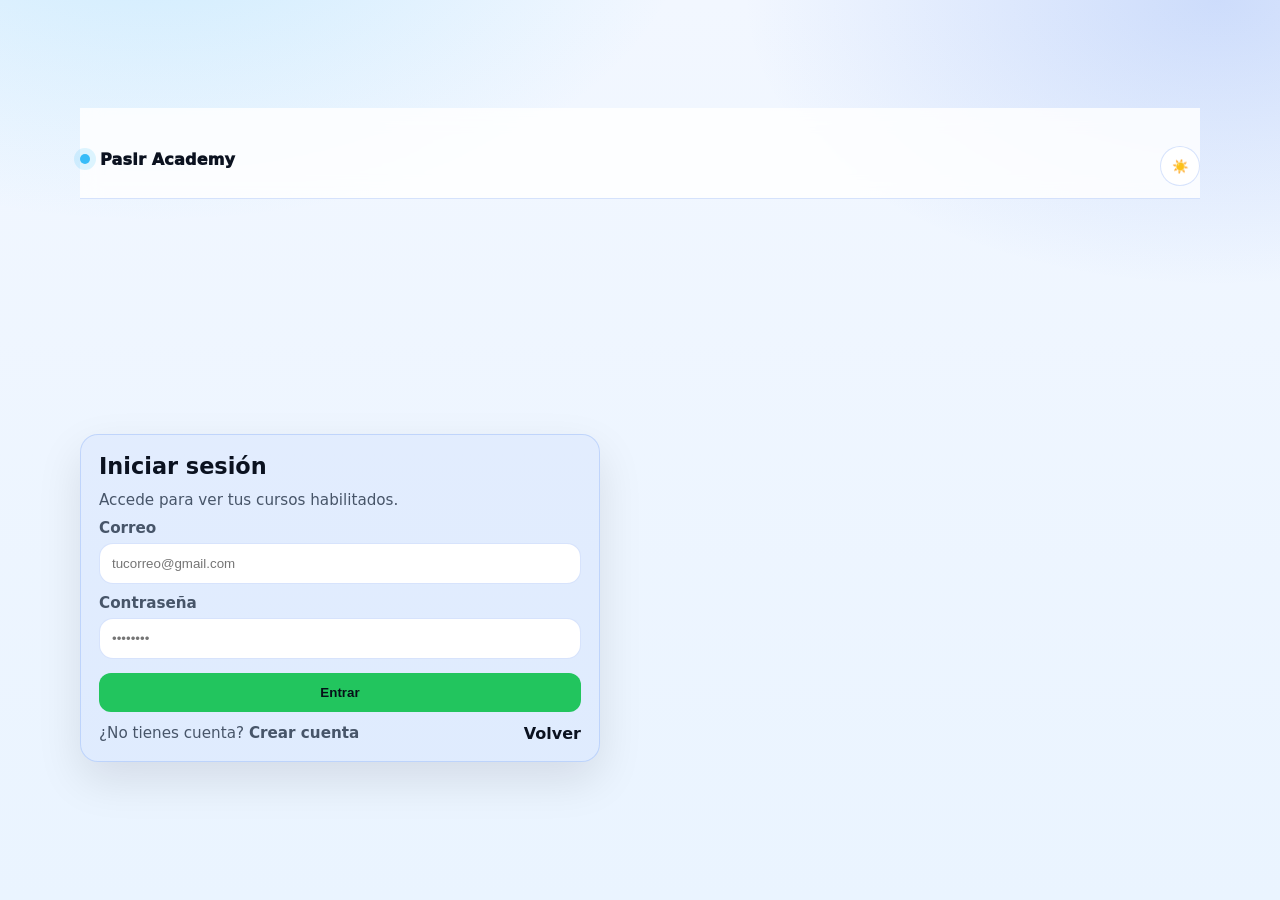
<file: account.html>
<!doctype html>
<html lang="es">
<head>
  <meta charset="utf-8" />
  <meta name="viewport" content="width=device-width,initial-scale=1" />
  <title>Mis cursos</title>
  <style>
    html.auth-checking, html.auth-checking body{visibility:hidden}
    body{font-family:system-ui;margin:0;background: var(--bg);color: var(--text);min-height:100vh}
    header{padding:14px 16px;border-bottom:1px solid rgba(148,163,184,.25);display:flex;justify-content:space-between;align-items:center;gap:12px;flex-wrap:wrap}
    .wrap{max-width:980px;margin:0 auto;padding:16px}
    .grid{display:grid;grid-template-columns:repeat(auto-fit,minmax(240px,1fr));gap:12px}
    .card{border:1px solid rgba(148,163,184,.25);border-radius:16px;background:rgba(148,163,184,.06);padding:14px}
    .title{font-weight:1000}
    .muted{color:#9ca3af}
    .btn{display:inline-block;padding:10px 12px;border-radius:12px;text-decoration:none;font-weight:900}
    .primary{background:#22c55e;color:#071018;border:0;cursor:pointer}
    .secondary{background:rgba(56,189,248,.18);color: var(--text);border:1px solid rgba(56,189,248,.35)}
    .err{color:#fca5a5;font-weight:700;white-space:pre-wrap}
  

/* ===== Netflix-like cards ===== */
.hero{
  background: linear-gradient(120deg, rgba(0,0,0,.55), rgba(0,0,0,.85)), radial-gradient(circle at 20% 10%, rgba(34,197,94,.25), transparent 50%);
  border: 1px solid rgba(255,255,255,.08);
  border-radius: 18px;
  padding: 18px 16px;
  margin-bottom: 16px;
}
.hero h1{margin:0 0 6px;font-size:20px}
.hero p{margin:0;color:rgba(255,255,255,.78);font-size:13px}
.rows{display:flex;flex-direction:column;gap:14px}
.row-title{display:flex;align-items:end;justify-content:space-between;margin:4px 0 8px}
.row-title h2{margin:0;font-size:16px}
.scroller{
  display:flex;
  gap:12px;
  overflow:auto;
  padding-bottom: 6px;
  scroll-snap-type:x mandatory;
  -webkit-overflow-scrolling: touch;
}
.course-card{
  scroll-snap-align:start;
  min-width: 230px;
  max-width: 260px;
  flex: 0 0 auto;
  background: rgba(255,255,255,.06);
  border: 1px solid rgba(255,255,255,.08);
  border-radius: 18px;
  overflow:hidden;
  text-decoration:none;
  color:inherit;
  transition: transform .18s ease, box-shadow .18s ease, border-color .18s ease;
}
.course-card:hover{
  transform: translateY(-2px);
  border-color: rgba(34,197,94,.35);
  box-shadow: 0 14px 30px rgba(0,0,0,.35);
}
.course-thumb{
  position:relative;
  aspect-ratio: 16/9;
  background: rgba(0,0,0,.4);
}
.course-thumb img{
  width:100%;
  height:100%;
  object-fit: cover;
  display:block;
}
.course-badge{
  position:absolute;left:10px;top:10px;
  background: rgba(0,0,0,.55);
  border: 1px solid rgba(255,255,255,.12);
  backdrop-filter: blur(10px);
  padding: 6px 10px;
  border-radius: 999px;
  font-size: 12px;
}
.course-meta{
  padding: 12px 12px 14px;
}
.course-meta .title{
  font-weight:700;
  line-height:1.2;
  margin:0 0 6px;
  font-size:14px;
}
.course-meta .sub{
  margin:0;
  font-size:12px;
  color: rgba(255,255,255,.72);
}
@media (max-width: 520px){
  .course-card{min-width: 78vw; max-width: 84vw;}
}


/* ===== User dropdown ===== */
.user-menu{position:relative}
.user-trigger{
  display:inline-flex;align-items:center;gap:8px;
  padding:10px 12px;border-radius:12px;
  border:1px solid rgba(255,255,255,.12);
  background:rgba(255,255,255,.06);
  color:inherit;font-weight:900;cursor:pointer;
}
.user-trigger:hover{border-color:rgba(255,255,255,.28)}
.avatar{display:inline-flex;width:26px;height:26px;align-items:center;justify-content:center;
  border-radius:999px;background:rgba(56,189,248,.18);border:1px solid rgba(56,189,248,.30)}
.caret{opacity:.85}
.user-dropdown{z-index:50;
  position:absolute;right:0;top:calc(100% + 10px);
  min-width:220px;
  border:1px solid rgba(148,163,184,.22);
  background:rgba(15,23,42,.96);
  backdrop-filter: blur(10px);
  border-radius:14px;
  box-shadow:0 24px 60px rgba(0,0,0,.45);
  padding:8px;
  display:none;
}
.user-dropdown.open{display:block}
.dd-item{
  width:100%;
  display:flex;align-items:center;gap:10px;
  padding:10px 10px;border-radius:12px;
  text-decoration:none;
  border:0;background:transparent;color:inherit;
  font-weight:900;cursor:pointer;text-align:left;
}
.dd-item:hover{background:rgba(255,255,255,.06)}
.dd-sep{height:1px;background:rgba(148,163,184,.18);margin:6px 4px}
.dd-item.danger{color:#fecaca}

/* ===== Udemy-like cards ===== */
.hero{
  background: linear-gradient(120deg, rgba(0,0,0,.55), rgba(0,0,0,.85)), radial-gradient(circle at 20% 10%, rgba(56,189,248,.20), transparent 50%);
  border: 1px solid rgba(255,255,255,.08);
  border-radius: 18px;
  padding: 18px 16px;
  margin-bottom: 16px;
}
.hero h1{margin:0 0 6px;font-size:20px}
.hero p{margin:0;color:rgba(255,255,255,.78);font-size:13px}

.course-grid{
  display:grid;
  grid-template-columns: repeat(auto-fit, minmax(180px, 1fr));
  gap:12px;
  justify-items:center;
}
.course{
  display:flex;flex-direction:column;
  width:100%;
  max-width: 320px;
  background: rgba(255,255,255,.06);
  border: 1px solid rgba(255,255,255,.10);
  border-radius: 18px;
  overflow:hidden;
  text-decoration:none;color:inherit;
  transition: transform .18s ease, box-shadow .18s ease, border-color .18s ease;
}
.course:hover{
  transform: translateY(-2px);
  border-color: rgba(56,189,248,.35);
  box-shadow: 0 14px 30px rgba(0,0,0,.35);
}
.course-cover{aspect-ratio: 16/9; background: rgba(0,0,0,.35); position:relative}
.course-cover img{width:100%;height:100%;object-fit:cover;display:block}
.course-body{padding:10px 10px 12px}
.course-title{margin:0 0 6px;font-weight:1000;font-size:13.5px;line-height:1.25}
.course-sub{margin:0 0 8px;font-size:12px;color:rgba(255,255,255,.72)}
.course-meta{display:flex;justify-content:space-between;align-items:center;gap:10px;margin-top:6px}
.pill{
  padding:6px 10px;border-radius:999px;
  border:1px solid rgba(255,255,255,.12);
  background:rgba(255,255,255,.06);
  white-space:nowrap;
  font-weight:900;font-size:12px;
}
.progress{
  margin-top:8px;
  height:8px;border-radius:999px;
  background: rgba(255,255,255,.10);
  overflow:hidden;border:1px solid rgba(255,255,255,.08);
}
.progress > div{height:100%;width:20% ;background: rgba(34,197,94,.75);} /* default */


@media (max-width: 520px){
  .course{max-width: none;}
  .course-grid{grid-template-columns: repeat(auto-fit, minmax(160px, 1fr));}
}


</style>

  <link rel="manifest" href="manifest.json">
  <meta name="theme-color" id="theme-color-meta" content="\1"/>
  <link rel="apple-touch-icon" href="icons/icon-192.png">
<script>
document.documentElement.classList.add("auth-checking");
(function () {
  
  function readCourseProgress(courseId, apiProgress){
    try{
      const p = JSON.parse(localStorage.getItem("pasir_progress_" + courseId) || "{}");
      const completed = Array.isArray(p.completed) ? p.completed.length : 0;
      const total = Number(p.totalModules || 0);
      const localPercent = total > 0 ? Math.round((completed / total) * 100) : 0;
      const percent = total > 0 ? localPercent : (Number.isFinite(apiProgress) ? apiProgress : 0);
      return { percent, completed, total };
    }catch(e){
      return { percent: Number.isFinite(apiProgress) ? apiProgress : 0, completed: 0, total: 0 };
    }
  }

  function continueHref(courseId){
    return "course.html?courseId=" + encodeURIComponent(courseId);
  }

const token = localStorage.getItem("pasir_token");
  if (!token) {
    location.replace("login.html");
    return;
  }
  document.documentElement.classList.remove("auth-checking");
})();
</script>

<link rel="stylesheet" href="app.css">
<script src="theme.js" defer></script>

<style id="account-progress-upgrades">
.course-actions{display:flex;gap:8px;align-items:center;flex-wrap:wrap;margin-top:8px}
.btn-continue{
  display:inline-flex;align-items:center;justify-content:center;
  padding:8px 10px;border-radius:10px;text-decoration:none;
  font-weight:900;font-size:12px;
  background:rgba(34,197,94,.16);
  border:1px solid rgba(34,197,94,.30);
  color:inherit;
}
.progress-meta{
  display:flex;justify-content:space-between;align-items:center;gap:8px;
  font-size:12px;color:rgba(255,255,255,.78);margin-top:8px;
}
body[data-theme="light"] .btn-continue{
  background:#ecfdf3;border-color:rgba(34,197,94,.28);color:#0f172a;
}
body[data-theme="light"] .progress-meta{
  color:rgba(15,23,42,.72);
}
</style>


<style id="account-progress-read-sync">
.course-actions{display:flex;gap:8px;align-items:center;flex-wrap:wrap;margin-top:8px}
.btn-continue{
  display:inline-flex;align-items:center;justify-content:center;
  padding:8px 10px;border-radius:10px;text-decoration:none;
  font-weight:900;font-size:12px;
  background:rgba(34,197,94,.16);
  border:1px solid rgba(34,197,94,.30);
  color:inherit;
}
.progress-meta{
  display:flex;justify-content:space-between;align-items:center;gap:8px;
  font-size:12px;color:rgba(255,255,255,.78);margin-top:8px;
}
body[data-theme="light"] .btn-continue{
  background:#ecfdf3;border-color:rgba(34,197,94,.28);color:#0f172a;
}
body[data-theme="light"] .progress-meta{
  color:rgba(15,23,42,.72);
}
</style>

</head>
<body data-theme="light">
  
<header class="app-header">
  <div class="container">
    <div class="row">
      <div class="brand" role="banner">
        <span class="dot" aria-hidden="true"></span>
        <span>Pasir Academy</span>
      </div>
      <div class="nav-actions">
        <button class="btn theme-btn" id="theme-toggle" type="button" aria-label="Cambiar tema">
          <span id="theme-icon">☀️</span>
          <span id="theme-label" class="sr-only">Modo claro</span>
        </button>
      </div>
    </div>
  </div>
</header>

<main class="page"><div class="container">
<header>
    <div>
      <div class="title">Mis cursos</div>
      <div class="muted">Aquí verás solo los cursos que están habilitados para tu correo.</div>
    </div>
    <div style="display:flex;gap:10px;align-items:center;flex-wrap:wrap">
      <a class="btn secondary" href="index.html">Volver</a>

      <div class="user-menu" id="userMenu" style="display:none;">
        <button class="user-trigger" id="userTrigger" aria-haspopup="menu" aria-expanded="false">
          <span class="avatar" aria-hidden="true">👤</span>
          <span id="userName">Cargando…</span>
          <span class="caret" aria-hidden="true">▾</span>
        </button>

        <div class="user-dropdown" id="userDropdown" role="menu">
          <a class="dd-item" href="account.html" role="menuitem">📚 Mis cursos</a>
          <a class="dd-item" href="account.html" role="menuitem">👤 Mi perfil</a>
          <div class="dd-sep"></div>
          <button class="dd-item danger" id="logout" role="menuitem">🚪 Cerrar sesión</button>
        </div>
      </div>
    </div>
  </header>

  <div class="wrap">
    <div id="status" class="muted">Cargando…</div>
    <div class="hero"><h1>Mis cursos</h1><p>Elige un curso y continúa donde lo dejaste.</p></div><div id="list" class="course-grid"></div>
  </div>

<script>
function escapeHtml_(s){
  return String(s||"").replace(/[&<>"']/g,(c)=>({"&":"&amp;","<":"&lt;",">":"&gt;","\"":"&quot;","'":"&#39;"}[c]));
}

  const API_URL = "https://script.google.com/macros/s/AKfycby7goi8hJ06WF9up9NhPPXJn7a7z0dxrpzo-q37lNoAj9Ai07p5rMl7yGNliOYsdmlc/exec";

  function jsonp(action, payload) {
    return new Promise((resolve, reject) => {
      const cb = "cb_" + Math.random().toString(36).slice(2);
      const params = new URLSearchParams();
      params.set("action", action);
      Object.entries(payload || {}).forEach(([k,v]) => {
        if (v === undefined || v === null) return;
        params.set(k, String(v));
      });
      params.set("callback", cb);

      const script = document.createElement("script");
      script.src = API_URL + "?" + params.toString();
      script.async = true;

      window[cb] = (data) => {
        cleanup();
        resolve(data);
      };

      function cleanup() {
        try { delete window[cb]; } catch(e) { window[cb] = undefined; }
        if (script.parentNode) script.parentNode.removeChild(script);
      }

      script.onerror = () => {
        cleanup();
        reject(new Error("No se pudo conectar (JSONP)."));
      };

      document.body.appendChild(script);
    });
  }

  function loadCourseProgress(courseId){
    try{
      return JSON.parse(localStorage.getItem("pasir_progress_" + courseId) || "{}");
    }catch(e){
      return {};
    }
  }

  function getCourseProgress(courseId, apiProgress){
    const p = loadCourseProgress(courseId);
    const completed = Array.isArray(p.completed) ? p.completed.length : 0;
    const total = Number(p.totalModules || 0);
    const localPercent = total > 0 ? Math.round((completed / total) * 100) : 0;
    const percent = localPercent > 0 ? localPercent : (Number.isFinite(apiProgress) ? apiProgress : 0);
    return { percent, completed, total };
  }

  function continueHref(courseId){
    return "course.html?courseId=" + encodeURIComponent(courseId);
  }
  window.getCourseProgress = getCourseProgress;


  const token = localStorage.getItem("pasir_token");
  if (!token) location.replace("login.html");
  (async () => {
    try {
      const r = await jsonp("me", { token });
      if (!r.ok) {
        localStorage.removeItem("pasir_token");
        return location.replace("login.html");
      }

      const status = document.getElementById("status");
      const list = document.getElementById("list");

      if (!r.courses || r.courses.length === 0) {
        status.textContent = "Aún no tienes cursos habilitados. Si ya pagaste, espera a que lo active por WhatsApp.";
        list.innerHTML = "";
        return;
      }

      
      status.textContent = "";

      // Opcional: mapea imágenes locales por courseId.
      // Sube tus portadas a /assets/courses/ (en tu repo) con el nombre del courseId:
      // assets/courses/logo8-basico.jpg
      const COURSE_IMAGES = {
        // "logo8-basico": "assets/courses/logo8-basico.jpg",
      };

      
const cards = r.courses.map(c => {
  const img =
    c.imageUrl ||
    COURSE_IMAGES[c.courseId] ||
    `assets/courses/${encodeURIComponent(c.courseId)}.jpg`;

  const pRaw = (c.progress ?? c.progreso);
  const pNum = (typeof pRaw === "number") ? pRaw : (typeof pRaw === "string" ? parseFloat(pRaw) : NaN);
  const apiProgress = Number.isFinite(pNum) ? Math.max(0, Math.min(100, pNum)) : 0;
  const saved = getCourseProgress(c.courseId, apiProgress);
  const progress = saved.percent;
  const continueText = progress > 0 ? "Continuar donde lo dejaste" : "Empezar curso";

  return `
    <div class="course" aria-label="${escapeHtml_(c.title)}">
      <a class="course-cover" href="${continueHref(c.courseId)}">
        <img src="${img}" alt="${escapeHtml_(c.title)}"
          onerror="this.onerror=null;this.src='icons/icon-512.png';" />
      </a>
      <div class="course-body">
        <p class="course-title">${escapeHtml_(c.title)}</p>
        <p class="course-sub">${escapeHtml_(c.courseId)}</p>
        <div class="progress" aria-label="Progreso"><div style="width:${progress}%"></div></div>
        <div class="progress-meta">
          <span>${progress}% completado</span>
          <span>${saved.total ? `${saved.completed}/${saved.total} módulos` : (progress > 0 ? "En progreso" : "Sin iniciar")}</span>
        </div>
        <div class="course-actions">
          <a class="btn-continue" href="${continueHref(c.courseId)}">${continueText}</a>
          <span class="pill">${progress}%</span>
        </div>
      </div>
    </div>
  `;
}).join("");

list.innerHTML = cards;
} catch (e) {
      document.getElementById("status").innerHTML = '<div class="err">'+(e.message || e)+'</div>';
    }
  })();
</script>


<script>
(function(){
  const token = localStorage.getItem("pasir_token");
  const userMenu = document.getElementById("userMenu");
  const userTrigger = document.getElementById("userTrigger");
  const userDropdown = document.getElementById("userDropdown");
  const userNameEl = document.getElementById("userName");

  function closeMenu(){
    if (!userDropdown) return;
    userDropdown.classList.remove("open");
    if (userTrigger) userTrigger.setAttribute("aria-expanded","false");
  }
  function openMenu(){
    if (!userDropdown) return;
    userDropdown.classList.add("open");
    if (userTrigger) userTrigger.setAttribute("aria-expanded","true");
  }
  if (userTrigger && userDropdown){
    userTrigger.addEventListener("click", (e)=>{
      e.stopPropagation();
      userDropdown.classList.contains("open") ? closeMenu() : openMenu();
    });
    document.addEventListener("click", ()=> closeMenu());
    document.addEventListener("keydown", (e)=>{ if(e.key==="Escape") closeMenu(); });
    userDropdown.addEventListener("click", (e)=> e.stopPropagation());
  }

  if (token && userMenu) userMenu.style.display = "inline-block";

  async function hydrateUser(){
    const storedName = localStorage.getItem("pasir_email") || localStorage.getItem("pasir_name");
    if (storedName && userNameEl) userNameEl.textContent = storedName;

    if (!token) return;
    try{
      const r = await jsonp("me", { token });
      if (!r.ok) return;
      const email = (r.user && (r.user.email || r.user.correo)) || r.email || localStorage.getItem("pasir_email") || "";

      if (email && userNameEl) userNameEl.textContent = email;
      if (email) localStorage.setItem("pasir_email", email);
      if (userMenu) userMenu.style.display = "inline-block";
    }catch(e){}
  }
  hydrateUser();

  const logoutBtn = document.getElementById("logout");
  if (logoutBtn){
    logoutBtn.addEventListener("click", (e)=>{
      e.preventDefault();
      localStorage.removeItem("pasir_token");
      localStorage.removeItem("pasir_name");
      localStorage.removeItem("pasir_email");
      localStorage.removeItem("pasir_name");
      location.replace("index.html");
    });
  }
})();
</script>

<script>
  // PWA: registrar Service Worker
  if ("serviceWorker" in navigator) {
    window.addEventListener("load", () => {
      navigator.serviceWorker.register("./sw.js").catch(() => {});
    });
  }
</script>

</div></main>
</body>
</html>
</file>
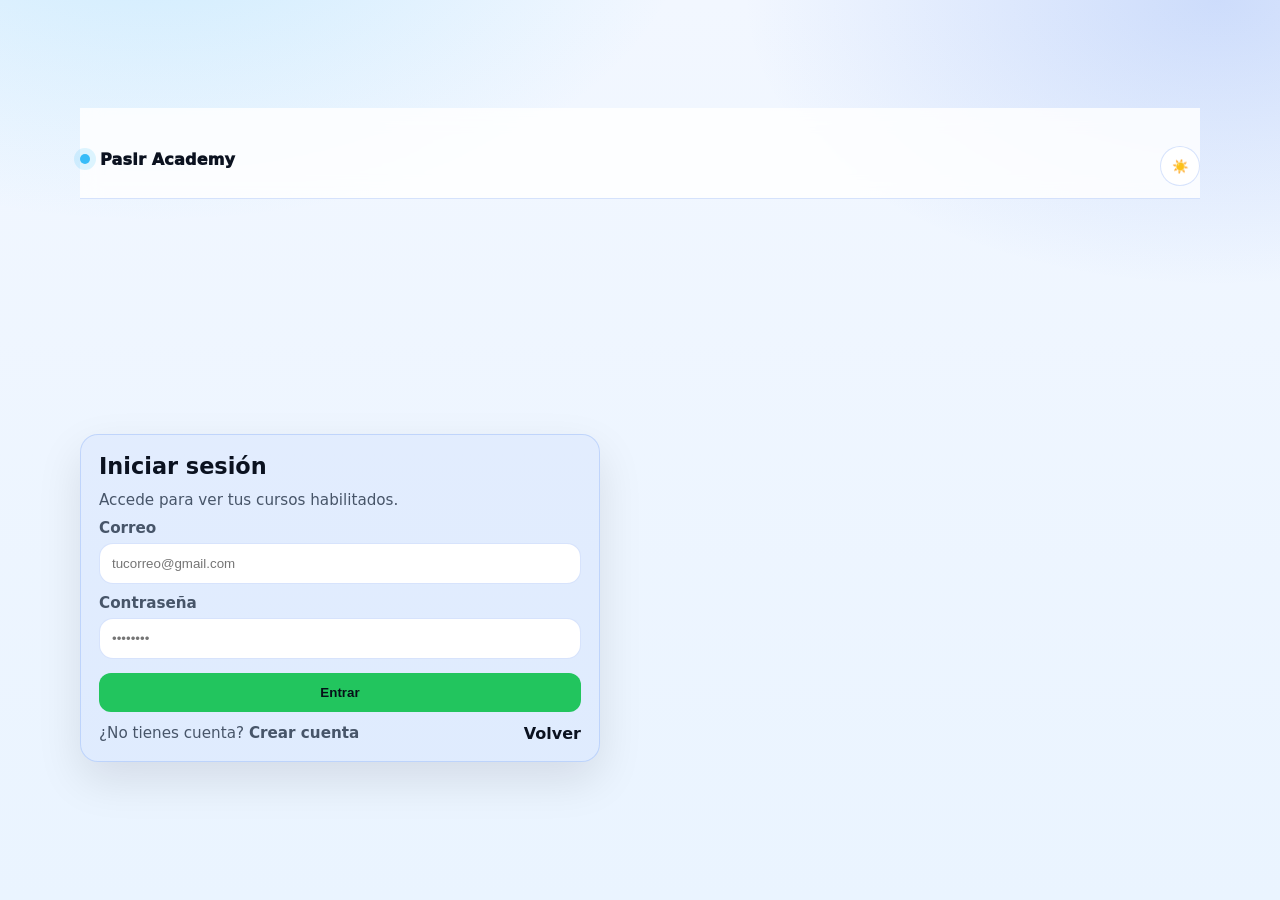
<file: course.html>
<!doctype html>
<html lang="es">
<head>
  <meta charset="utf-8" />
  <meta name="viewport" content="width=device-width,initial-scale=1" />
  <title>Curso</title>
<meta name="theme-color" id="theme-color-meta" content="#f2f7ff">
  <style>
    :root{
      --bg:#0b1220;
      --panel:rgba(255,255,255,.06);
      --panel2:rgba(255,255,255,.04);
      --stroke:rgba(148,163,184,.22);
      --text:#f9fafb;
      --muted:rgba(255,255,255,.70);
      --green:#22c55e;
      --blue:#38bdf8;
    }
    *{box-sizing:border-box}
    body{margin:0;font-family:system-ui;background:var(--bg);color:var(--text)}
    a{color:inherit}

    /* Header */
    header{
      position:sticky;top:0;z-index:20;
      padding:14px 16px;
      border-bottom:1px solid var(--stroke);
      background:var(--panel2);
      backdrop-filter: blur(8px);
      display:flex;justify-content:space-between;align-items:center;gap:12px;flex-wrap:wrap;
    }
    #courseTitle{font-weight:1000;font-size:20px;}
    .muted{color:var(--muted)}

    .top-actions{display:flex;gap:10px;align-items:center;flex-wrap:wrap}
    .topbtn{
      display:inline-flex;align-items:center;gap:8px;
      padding:10px 12px;border-radius:12px;text-decoration:none;font-weight:900;
      border:1px solid transparent;
    }
    .secondary{background:rgba(56,189,248,.18);border-color:rgba(56,189,248,.35)}
    .primary{background:var(--green);color:#071018;border:0;cursor:pointer}

    /* Layout like Udemy mobile: player arriba + módulos abajo */
    .container{max-width:1080px;margin:0 auto;padding:14px 14px 28px}
    .player-wrap{
      border:1px solid var(--stroke);
      border-radius:18px;
      overflow:hidden;
      background:var(--panel2);
      box-shadow:0 18px 40px rgba(0,0,0,.35);
    }
    .player{
      position:relative;
      width:100%;
      padding-top:56.25%;
      background:rgba(0,0,0,.25);
    }
    iframe{position:absolute;inset:0;width:100%;height:100%}

    .player-meta{
      display:flex;justify-content:space-between;align-items:flex-start;gap:10px;
      padding:12px 12px 12px;
      border-top:1px solid var(--stroke);
    }
    .player-meta .left{min-width:0}
    .player-meta .left .now{font-weight:900}
    .player-meta .left .hint{font-size:12px;color:var(--muted);margin-top:4px}
    .player-meta .right{display:flex;gap:10px;flex-wrap:wrap;justify-content:flex-end}
    .smallbtn{
      padding:10px 12px;border-radius:12px;
      border:1px solid var(--stroke);
      background:rgba(255,255,255,.06);
      text-decoration:none;font-weight:900;
    }
    .smallbtn:hover{border-color:rgba(255,255,255,.28)}

    /* Curriculum */
    .curriculum{
      margin-top:14px;
      border:1px solid var(--stroke);
      border-radius:18px;
      overflow:hidden;
      background:var(--panel2);
    }
    .curriculum-h{
      padding:14px 14px;
      display:flex;justify-content:space-between;align-items:center;gap:12px;
      border-bottom:1px solid var(--stroke);
      background:rgba(255,255,255,.03);
    }
    .curriculum-h h2{margin:0;font-size:16px;letter-spacing:.2px}
    .curriculum-h .sub{font-size:12px;color:var(--muted)}

    #modules{display:flex;flex-direction:column}

    /* Udemy-like rows */
    .mod{
      width:100%;
      text-align:left;
      display:flex;gap:12px;align-items:center;
      padding:12px 14px;
      border:0;
      background:transparent;
      color:inherit;
      cursor:pointer;
      border-bottom:1px solid rgba(148,163,184,.18);
    }
    .mod:last-child{border-bottom:0}
    .mod:hover{background:rgba(255,255,255,.04)}
    .mod.active{background:rgba(34,197,94,.10)}
    .mod .thumb{
      width:84px;aspect-ratio:16/9;border-radius:12px;overflow:hidden;
      background:rgba(0,0,0,.35);flex:0 0 auto;
      border:1px solid rgba(255,255,255,.10);
    }
    .mod .thumb img{width:100%;height:100%;object-fit:cover;display:block}
    .mod .info{min-width:0;flex:1}
    .mod .info .t{margin:0;font-weight:900;font-size:14px;line-height:1.2}
    .mod .info .s{margin:6px 0 0;font-size:12px;color:var(--muted)}
    .mod .meta{
      flex:0 0 auto;
      display:flex;align-items:center;gap:8px;
      color:rgba(255,255,255,.85);
      font-weight:900;
      font-size:12px;
    }
    .pill{
      padding:6px 10px;border-radius:999px;
      border:1px solid rgba(255,255,255,.12);
      background:rgba(255,255,255,.06);
      white-space:nowrap;
    }

    .err{color:#fca5a5;font-weight:800;white-space:pre-wrap;padding:12px 14px}

    /* Responsive refinements */
    @media (max-width: 520px){
      header{padding:12px 12px}
      .container{padding:12px 12px 24px}
      .mod .thumb{width:74px}
      .mod .meta{display:none}
    }
  

    /* Layout split (tipo Udemy) en pantallas anchas / horizontal */
    @media (min-width: 900px){
      .container{
        display:grid;
        grid-template-columns: 1.45fr 1fr;
        gap:14px;
        align-items:start;
      }
      .curriculum{margin-top:0; max-height: calc(100vh - 94px); overflow:auto}
    }
    /* Horizontal en móvil: que no se vea gigante */
    @media (orientation: landscape) and (max-height: 520px){
      .container{padding:10px 10px 18px}
      .player{padding-top:0;height: calc(100vh - 150px);}
      iframe{height:100%}
      .curriculum{max-height: calc(100vh - 94px); overflow:auto}
    }


    /* User dropdown */
    .user-menu{position:relative}
    .user-trigger{
      display:inline-flex;align-items:center;gap:8px;
      padding:10px 12px;border-radius:12px;
      border:1px solid rgba(255,255,255,.12);
      background:rgba(255,255,255,.06);
      color:inherit;font-weight:900;cursor:pointer;
    }
    .user-trigger:hover{border-color:rgba(255,255,255,.28)}
    .avatar{display:inline-flex;width:26px;height:26px;align-items:center;justify-content:center;
      border-radius:999px;background:rgba(56,189,248,.18);border:1px solid rgba(56,189,248,.30)}
    .caret{opacity:.85}
    .user-dropdown{z-index:50;
      position:absolute;right:0;top:calc(100% + 10px);
      min-width:210px;
      border:1px solid rgba(148,163,184,.22);
      background:rgba(15,23,42,.96);
      backdrop-filter: blur(10px);
      border-radius:14px;
      box-shadow:0 24px 60px rgba(0,0,0,.45);
      padding:8px;
      display:none;
    }
    .user-dropdown.open{display:block}
    .dd-item{
      width:100%;
      display:flex;align-items:center;gap:10px;
      padding:10px 10px;border-radius:12px;
      text-decoration:none;
      border:0;background:transparent;color:inherit;
      font-weight:900;cursor:pointer;text-align:left;
    }
    .dd-item:hover{background:rgba(255,255,255,.06)}
    .dd-sep{height:1px;background:rgba(148,163,184,.18);margin:6px 4px}
    .dd-item.danger{color:#fecaca}

  
/* === Ajustes responsive mínimos, sin tocar tu estilo base === */
.wrap{
  display:grid;
  grid-template-columns:minmax(260px, 320px) minmax(0, 1fr) minmax(300px, 420px);
  gap:20px;
  align-items:start;
}
.player-wrap{
  width:100%;
  max-width:none !important;
  margin:0 !important;
}
.player{
  width:100%;
  min-height:auto;
}
.curriculum{
  width:100%;
  min-width:0;
}
#modules{
  overflow:auto;
}

/* PC / tablet horizontal */
@media (min-width: 901px){
  .wrap{
    grid-template-columns:minmax(260px, 320px) minmax(0, 1fr) minmax(320px, 460px);
  }
  .player-wrap{
    position:sticky;
    top:88px;
  }
  .curriculum{
    position:sticky;
    top:88px;
  }
  #modules{
    max-height:calc(100vh - 180px);
  }
}

/* Móvil vertical */
@media (max-width: 900px){
  .wrap{
    grid-template-columns:1fr;
    gap:14px;
  }
  .player-wrap,
  .curriculum{
    position:static;
  }
  #modules{
    max-height:none;
  }
}

/* Móvil horizontal: video fijo al costado y módulos desplazables */
@media (max-width: 950px) and (orientation: landscape){
  .wrap{
    grid-template-columns:minmax(200px, 0.95fr) minmax(0, 1.45fr) minmax(260px, 0.95fr);
    gap:14px;
    align-items:start;
  }

  .player-wrap{
    position:sticky;
    top:72px;
  }

  .curriculum{
    position:sticky;
    top:72px;
  }

  #modules{
    max-height:calc(100vh - 150px);
    overflow:auto;
  }

  .player{
    min-height:auto !important;
  }
}

/* Afinado para pantallas muy bajas en horizontal */
@media (max-height: 500px) and (orientation: landscape){
  .app-header{padding:4px 12px !important;height:48px !important;min-height:48px !important;}
  .app-header .row{height:48px !important;min-height:48px !important;}
  main.page > .container{padding-top:6px !important}
  .wrap{gap:12px}
  .hero h1, #courseTitle{font-size:clamp(22px, 2vw, 34px) !important;}
  #modules{max-height:calc(100vh - 132px)}
}

</style>



<style>#openYT{display:none !important;}</style>

<style>
/* ==== Player con API + controles propios ==== */
.yt-player{
  position:absolute; inset:0;
  width:100%; height:100%;
}
/* Controles propios (funcionan en móvil) */
.cc-wrap{
  display:flex; gap:10px; align-items:center; flex-wrap:nowrap;
}
.cc-btn{
  width:44px; height:38px;
  border:0; border-radius:12px;
  background:rgba(255,255,255,.10);
  color:#fff; font-size:18px;
}
.cc-seek{ flex:1; min-width: 120px; }
.cc-time{ font-variant-numeric: tabular-nums; opacity:.85; font-size: 13px; white-space: nowrap; }

/* Pantalla completa: estira el contenedor del player */
.player-wrap:fullscreen{
  width:100vw; height:100vh;
  max-width:none;
  border-radius:0;
}
.player-wrap:fullscreen .player{
  padding-top:0 !important;
  height:100vh !important;
}
</style>


<style>
/* ==== Bloquear interacción directa con el player (taps) y mostrar controles propios al tocar ==== */
.player-wrap{ position:relative !important; }

/* Cubre el área del video para que NO se puedan tocar los controles nativos */
.tap-shield{
  position:absolute;
  left:0; top:0; right:0;
  /* altura del área video (la parte superior de la card). Ajusta si cambia el layout */
  height: calc(100% - 0px);
  z-index: 50;
  background: transparent;
  pointer-events: auto;
}

/* Controles propios flotando sobre el video (abajo) */
#ccWrap{
  position:absolute !important;
  left:12px; right:12px;
  bottom:28px;
  z-index: 60;
  opacity: 0;
  transform: translateY(8px);
  pointer-events: none;
  transition: opacity .18s ease, transform .18s ease;
}

/* Estado visible */
#ccWrap.is-visible{
  opacity: 1;
  transform: translateY(0);
  pointer-events: auto;
}

/* En horizontal/fullscreen, que el overlay y controles sigan funcionando */
.player-wrap:fullscreen #ccWrap,
.player-wrap:-webkit-full-screen #ccWrap{
  left:16px; right:16px; bottom:28px;
}
.player-wrap:fullscreen .tap-shield,
.player-wrap:-webkit-full-screen .tap-shield{
  left:0; top:0; right:0; bottom:0;
  height: 100%;
}

/* Importante: que el tapShield NO cubra los controles */
#ccWrap{ }
</style>


<style>
/* Separar título del área de controles */
.player-meta .left{ margin-top: 22px !important; }

/* Botón velocidad */
.cc-speed{ width:56px !important; font-size:14px !important; }
</style>


<style>
/* Subir controles un poco más arriba para no tapar título */
#ccWrap{ bottom:28px !important; }
</style>


<style>
/* Ocultar perfil/correo dentro del curso */
#userMenu, #userDropdown, .user-menu, .user-dropdown, .user-chip, .profile-chip { display:none !important; }
</style>

<link rel="stylesheet" href="app.css">
<script src="theme.js" defer></script>

<style>
/* Header Pasir Academy más delgado */
.app-header{
  padding:4px 12px !important;
  height:50px !important;
  min-height:50px !important;
}

.app-header .container{
  padding:0 !important;
}

.app-header .row{
  height:50px !important;
  min-height:50px !important;
  display:flex;
  align-items:center;
}
</style>


<style id="course-final-fixes">
/* ===== Ajustes pedidos: reproductor más grande/cerca + botones visibles en modo claro ===== */

/* subir un poco todo y dar más espacio real al reproductor */
main.page > .container{
  padding-top: 8px !important;
}
main.page > .container > .container{
  padding: 0 !important;
  margin-top: 4px !important;
}
.player-wrap{
  max-width: 760px !important;
  margin: 0 auto !important;
}
.player{
  padding-top: 62% !important;
}

/* en móvil vertical: hacerlo un poco más grande */
@media (max-width: 600px){
  main.page > .container{
    padding: 6px 10px 22px !important;
  }
  .player{
    padding-top: 64% !important;
  }
}

/* botones velocidad y expandir visibles en modo claro */
body[data-theme="light"] #ccSpeedBtn,
body[data-theme="light"] #ccFs,
body[data-theme="light"] .cc-btn{
  background: #eaf2ff !important;
  color: #0f172a !important;
  border: 1px solid rgba(37,99,235,.25) !important;
}
body[data-theme="light"] .cc-time{
  color: #0f172a !important;
  opacity: .92 !important;
}
</style>


<style id="center-balanced-fix">
/* === Centrar correctamente reproductor y módulos en móvil === */
@media (max-width:700px){

  main.page > .container{
    width:100% !important;
    max-width:680px !important;
    margin-left:auto !important;
    margin-right:auto !important;
    padding:6px 12px 22px 12px !important;
  }

  main.page > .container > .container{
    width:100% !important;
    margin-left:auto !important;
    margin-right:auto !important;
    padding:0 !important;
  }

  .player-wrap,
  .curriculum{
    margin-left:auto !important;
    margin-right:auto !important;
  }

}
</style>


<style id="sticky-player-elegante">
/* ===== Integrado: título encima del reproductor + reproductor fijo al hacer scroll ===== */

/* Escritorio y tablet */
@media (min-width: 900px){
  main.page > .container > header{
    max-width: 760px !important;
    margin: 0 auto 12px auto !important;
    display:flex !important;
    justify-content:space-between !important;
    align-items:center !important;
    gap:16px !important;
  }

  #courseTitle{
    font-size: 30px !important;
    line-height: 1.05 !important;
  }

  .top-actions{
    margin-left: 16px !important;
    flex: 0 0 auto !important;
  }

  main.page > .container > .container{
    display:grid !important;
    grid-template-columns: minmax(0, 760px) minmax(320px, 420px) !important;
    gap: 18px !important;
    align-items:start !important;
    justify-content:center !important;
  }

  .player-wrap{
    position: sticky !important;
    top: 76px !important;
    align-self: start !important;
    max-width: 760px !important;
    width: 100% !important;
    margin: 0 !important;
  }

  .curriculum{
    margin-top: 0 !important;
    align-self: start !important;
    max-height: calc(100vh - 96px) !important;
    overflow: hidden !important;
  }

  #modules{
    max-height: calc(100vh - 170px) !important;
    overflow: auto !important;
  }
}

/* Móvil horizontal */
@media (orientation: landscape) and (max-height: 520px){
  main.page > .container > header{
    max-width: 760px !important;
    margin: 0 auto 10px auto !important;
    display:flex !important;
    justify-content:space-between !important;
    align-items:center !important;
    gap:14px !important;
  }

  #courseTitle{
    font-size: 24px !important;
    line-height: 1.05 !important;
  }

  main.page > .container > .container{
    display:grid !important;
    grid-template-columns: minmax(0, 1.45fr) minmax(250px, .95fr) !important;
    gap: 14px !important;
    align-items:start !important;
  }

  .player-wrap{
    position: sticky !important;
    top: 62px !important;
    max-width: none !important;
    margin: 0 !important;
    align-self: start !important;
  }

  .curriculum{
    margin-top: 0 !important;
    position: sticky !important;
    top: 62px !important;
    max-height: calc(100vh - 74px) !important;
    overflow: hidden !important;
  }

  #modules{
    max-height: calc(100vh - 148px) !important;
    overflow: auto !important;
  }
}
</style>


<style id="course-progress-ui">
.mod.done{background:rgba(34,197,94,.16)!important}
.mod.done .t::before{content:"✔ ";color:#22c55e;font-weight:1000}
.mod.current .t::before{content:"▶ ";color:#38bdf8;font-weight:1000}
.mod .s.completed-text{color:#86efac!important;font-weight:800}
#courseProgressBadge{display:inline-flex;align-items:center;gap:8px;padding:6px 10px;border-radius:999px;border:1px solid rgba(255,255,255,.12);background:rgba(255,255,255,.06);font-weight:900;font-size:12px}
body[data-theme="light"] #courseProgressBadge{border-color:rgba(37,99,235,.20);background:#eef6ff;color:#0f172a}
</style>


<style id="course-clean-player-ui">
.player{overflow:hidden}
.player.is-loading .player-poster{opacity:1;pointer-events:auto}
.player-poster{
  position:absolute;inset:0;z-index:45;display:flex;align-items:center;justify-content:center;
  background:#050b16;opacity:0;pointer-events:none;transition:opacity .22s ease
}
.player-poster img{
  position:absolute;inset:0;width:100%;height:100%;object-fit:cover;filter:brightness(.82)
}
.player-poster::after{
  content:"";position:absolute;inset:0;background:linear-gradient(to top, rgba(0,0,0,.34), rgba(0,0,0,.12))
}
.player-loading-card{
  position:relative;z-index:2;display:flex;flex-direction:column;align-items:center;gap:12px;
  padding:16px 18px;border-radius:16px;background:rgba(15,23,42,.46);backdrop-filter:blur(10px);
  border:1px solid rgba(255,255,255,.12);color:#fff;font-weight:900
}
.player-spinner{
  width:42px;height:42px;border-radius:999px;border:3px solid rgba(255,255,255,.22);
  border-top-color:#fff;animation:spinCourse 1s linear infinite
}
@keyframes spinCourse{to{transform:rotate(360deg)}}
.player-replay{
  display:none;position:relative;z-index:2;align-items:center;justify-content:center;gap:10px;
  padding:12px 16px;border-radius:14px;border:1px solid rgba(255,255,255,.14);
  background:rgba(15,23,42,.58);color:#fff;font-weight:1000;cursor:pointer
}
.player-poster.is-ended .player-loading-card{display:none}
.player-poster.is-ended .player-replay{display:inline-flex}
</style>


<style id="youtube-cover-bars">
/* Barras para cubrir elementos visuales de YouTube al iniciar */
.player-brand-top,
.player-brand-bottom{
  position:absolute;
  left:0;
  right:0;
  z-index:85;
  display:flex;
  align-items:center;
  justify-content:center;
  padding:12px 16px;
  background:#0f172a;
  color:#ffffff;
  text-align:center;
  opacity:0;
  pointer-events:none;
  transition:opacity .22s ease;
}
.player-brand-top{
  top:0;
  min-height:52px;
}
.player-brand-bottom{
  bottom:0;
  min-height:56px;
}
.player.show-brand-bars .player-brand-top,
.player.show-brand-bars .player-brand-bottom{
  opacity:1;
}
.player-brand-course,
.player-brand-module{
  width:100%;
  text-align:center;
  overflow:hidden;
  text-overflow:ellipsis;
  white-space:nowrap;
  font-weight:1000;
  letter-spacing:.3px;
}
.player-brand-course{font-size:15px}
.player-brand-module{font-size:14px}
body[data-theme="light"] .player-brand-top,
body[data-theme="light"] .player-brand-bottom{
  background:#ffffff;
  color:#0f172a;
}
</style>


<style id="player-start-cover-ui">
.player{overflow:hidden}
.player-start-cover{
  position:absolute;
  inset:0;
  z-index:92;
  display:flex;
  align-items:center;
  justify-content:center;
  background:#08101d;
  color:#fff;
  opacity:1;
  pointer-events:auto;
  transition:opacity .22s ease;
}
.player-start-cover.hide{
  opacity:0;
  pointer-events:none;
}
.player-start-card{
  display:flex;
  flex-direction:column;
  align-items:center;
  gap:12px;
  padding:18px 20px;
  border-radius:18px;
  background:rgba(15,23,42,.55);
  border:1px solid rgba(255,255,255,.12);
  backdrop-filter:blur(8px);
  text-align:center;
  max-width:min(86%, 360px);
}
.player-start-spinner{
  width:42px;
  height:42px;
  border-radius:999px;
  border:3px solid rgba(255,255,255,.22);
  border-top-color:#fff;
  animation:playerStartSpin 1s linear infinite;
}
.player-start-title{font-weight:1000;font-size:16px}
.player-start-text{font-size:13px;opacity:.86}
@keyframes playerStartSpin{to{transform:rotate(360deg)}}
body[data-theme="light"] .player-start-cover{background:#eaf2fb;color:#0f172a}
body[data-theme="light"] .player-start-card{background:rgba(255,255,255,.78);border-color:rgba(37,99,235,.18)}
</style>

</head>
<body data-theme="light">
  
<header class="app-header">
  <div class="container">
    <div class="row">
      <div class="brand" role="banner">
        <span class="dot" aria-hidden="true"></span>
        <span>Pasir Academy</span>
      </div>
      <div class="nav-actions">
        <button class="btn theme-btn" id="theme-toggle" type="button" aria-label="Cambiar tema">
          <span id="theme-icon">☀️</span>
          <span id="theme-label" class="sr-only">Modo claro</span>
        </button>
      </div>
    </div>
  </div>
</header>

<main class="page"><div class="container">
<header>
    <div>
      <div id="courseTitle">Cargando…</div>
      <div id="nowPlaying" class="muted"></div>
    </div>
    <div class="top-actions">
      <a class="topbtn secondary" href="account.html">⬅ Mis cursos</a>

      <div class="user-menu" id="userMenu" style="display:none;">
        <button class="user-trigger" id="userTrigger" aria-haspopup="menu" aria-expanded="false">
          <span class="avatar" aria-hidden="true">👤</span>
          <span id="userName">Cargando…</span>
          <span class="caret" aria-hidden="true">▾</span>
        </button>

        <div class="user-dropdown" id="userDropdown" role="menu">
          <a class="dd-item" href="account.html" role="menuitem">📚 Mis cursos</a>
          <a class="dd-item" href="account.html" role="menuitem">👤 Mi perfil</a>
          <div class="dd-sep"></div>
          <button class="dd-item danger" id="logout" role="menuitem">🚪 Cerrar sesión</button>
        </div>
      </div>
    </div>
  </header>

  <div class="container">
    <section class="player-wrap" aria-label="Reproductor">
      <div class="player">
        <div id="player" class="yt-player"></div>

<div id="playerStartCover" class="player-start-cover" aria-hidden="true">
  <div class="player-start-card">
    <div class="player-start-spinner"></div>
    <div class="player-start-title" id="playerStartTitle">Cargando clase...</div>
    <div class="player-start-text">Espera un momento</div>
  </div>
</div>

<div class="player-brand-top" id="playerBrandTop">
  <div class="player-brand-course" id="playerBrandCourse">Curso</div>
</div>

<div class="player-brand-bottom" id="playerBrandBottom">
  <div class="player-brand-module" id="playerBrandModule">Cargando módulo...</div>
</div>

<div id="playerPoster" class="player-poster is-loading" aria-hidden="true">
  <img id="playerPosterImg" src="icons/icon-512.png" alt="">
  <div class="player-loading-card" id="playerLoadingCard">
    <div class="player-spinner"></div>
    <div>Cargando clase...</div>
  </div>
  <button id="playerReplayBtn" class="player-replay" type="button">↻ Volver a ver</button>
</div>

<div id="tapShield" class="tap-shield" aria-label="Zona protegida del video"></div>

      </div>
      <div class="player-meta">
        <div class="left">
          <div class="now" id="nowTitle">Reproduciendo</div>
          
        </div>
        <div class="right">

<div class="cc-wrap" id="ccWrap" aria-label="Controles del video">
  <button class="cc-btn" id="ccPlay" type="button" aria-label="Reproducir / Pausar">▶</button>
  <input class="cc-seek" id="ccSeek" type="range" min="0" max="1000" value="0" aria-label="Línea de tiempo">
  <span class="cc-time" id="ccTime">0:00 / 0:00</span>
  <button class="cc-btn cc-speed" id="ccSpeedBtn" type="button" aria-label="Velocidad">1x</button>
  <button class="cc-btn" id="ccFs" type="button" aria-label="Pantalla completa">⛶</button>
</div>


          <!-- Link externo oculto para mantener el reproductor limpio -->
          <a class="smallbtn" id="openYT" href="#" target="_blank" rel="noopener" style="display:none">Ver en YouTube</a>
        </div>
    </section>

    <section class="curriculum" aria-label="Módulos">
      <div class="curriculum-h">
        <div>
          <h2>Módulos</h2>
          <div class="sub">Selecciona una clase para reproducir</div>
        </div>
        <div style="display:flex;align-items:center;gap:8px;flex-wrap:wrap"><div class="sub" id="countMods"></div><div id="courseProgressBadge">0%</div></div>
      </div>

      <div id="modules"></div>
      <div id="msg" class="err"></div>
    </section>
  </div>

  
<script>
/* ===== YouTube IFrame Player API (sin UI de YouTube) + controles propios ===== */
let YTPlayer = null;
let YTReady = false;
let pendingVideoId = null;
let videoLoadedFlag = false;
const playerPosterEl = document.getElementById("playerPoster");
const playerPosterImgEl = document.getElementById("playerPosterImg");
const playerReplayBtn = document.getElementById("playerReplayBtn");
let currentVideoId = "";
let currentModuleTitle = "";

const playerStartCover = document.getElementById("playerStartCover");
const playerStartTitle = document.getElementById("playerStartTitle");

function showPlayerStartCover(title){
  if (playerStartTitle) playerStartTitle.textContent = title || "Cargando clase...";
  if (playerStartCover) playerStartCover.classList.remove("hide");
}

function hidePlayerStartCover(){
  if (playerStartCover) playerStartCover.classList.add("hide");
}


const playerBrandCourseEl = document.getElementById("playerBrandCourse");
const playerBrandModuleEl = document.getElementById("playerBrandModule");
let brandBarsTimer = null;
let showBrandBarsOnceForModule = false;

function updateBrandBars(courseTitle, moduleTitle){
  if (playerBrandCourseEl) playerBrandCourseEl.textContent = courseTitle || "Curso";
  if (playerBrandModuleEl) playerBrandModuleEl.textContent = moduleTitle || "Cargando módulo...";
}

function showBrandBars(){
  const playerBox = document.querySelector(".player");
  if (playerBox) playerBox.classList.add("show-brand-bars");
  window.clearTimeout(brandBarsTimer);
}

function hideBrandBars(delay){
  const playerBox = document.querySelector(".player");
  window.clearTimeout(brandBarsTimer);
  brandBarsTimer = window.setTimeout(() => {
    if (playerBox) playerBox.classList.remove("show-brand-bars");
  }, typeof delay === "number" ? delay : 3000);
}


function setPlayerLoading(videoId, title){
  currentVideoId = normalizeVideoId_(videoId);
  currentModuleTitle = title || "";
  updateBrandBars(document.getElementById("courseTitle")?.textContent || "Curso", currentModuleTitle || "Cargando módulo...");
  showBrandBarsOnceForModule = true;
  showBrandBars();
  const poster = currentVideoId ? `https://i.ytimg.com/vi/${currentVideoId}/hqdefault.jpg` : "icons/icon-512.png";
  if (playerPosterImgEl) playerPosterImgEl.src = poster;
  if (playerPosterEl) playerPosterEl.classList.remove("is-ended");
  const playerBox = document.querySelector(".player");
  if (playerBox) playerBox.classList.add("is-loading");
}

function hidePlayerPoster(){
  const playerBox = document.querySelector(".player");
  if (playerBox) playerBox.classList.remove("is-loading");
  if (playerPosterEl) playerPosterEl.classList.remove("is-ended");
}

function showEndedPoster(){
  const playerBox = document.querySelector(".player");
  if (playerBox) playerBox.classList.add("is-loading");
  if (playerPosterEl) playerPosterEl.classList.add("is-ended");
}

if (playerReplayBtn){
  playerReplayBtn.addEventListener("click", () => {
    if (!currentVideoId) return;
    setPlayerLoading(currentVideoId, currentModuleTitle);
    showBrandBarsOnceForModule = true;
    showBrandBars();
    loadVideoById_(currentVideoId, true);
  });
}


function fmtTime_(sec){
  sec = Math.max(0, Math.floor(sec || 0));
  const m = Math.floor(sec / 60);
  const s = sec % 60;
  return m + ":" + String(s).padStart(2, "0");
}

function normalizeVideoId_(value){
  if (!value) return "";
  const v = String(value).trim();
  if (/^[a-zA-Z0-9_-]{11}$/.test(v)) return v;
  const m = v.match(/(?:youtu\.be\/|v=|\/embed\/)([a-zA-Z0-9_-]{11})/);
  return m ? m[1] : "";
}

function ensureYT_(){
  if (document.getElementById("ytApiLoaded")) return;
  const s = document.createElement("script");
  s.id = "ytApiLoaded";
  s.src = "https://www.youtube.com/iframe_api";
  s.async = true;
  document.head.appendChild(s);
}

function loadVideoById_(videoId, autoplay){
  const vid = normalizeVideoId_(videoId);
  if (!vid) return;
  if (YTReady && YTPlayer && typeof YTPlayer.loadVideoById === "function"){
    YTPlayer.loadVideoById({ videoId: vid, startSeconds: 0 });
    if (autoplay) YTPlayer.playVideo();
  } else {
    pendingVideoId = vid;
  }
}

function setupControls_(){
  const btn = document.getElementById("ccPlay");
  const seek = document.getElementById("ccSeek");
  const time = document.getElementById("ccTime");
  const fs = document.getElementById("ccFs");
  const wrap = document.querySelector(".player-wrap");
  let seeking = false;


  const speedBtn = document.getElementById("ccSpeedBtn");
  const speedRates = [0.5, 0.75, 1, 1.25, 1.5, 2];
  let speedIdx = 2; // 1x

  function applySpeed_(){
    if (!YTPlayer) return;
    const r = speedRates[speedIdx] || 1;
    try{ YTPlayer.setPlaybackRate(r); }catch(e){}
    if (speedBtn) speedBtn.textContent = (r % 1 === 0 ? String(r).replace('.0','') : String(r)) + "x";
  }

  if (speedBtn){
    speedBtn.addEventListener("click", () => {
      speedIdx = (speedIdx + 1) % speedRates.length;
      applySpeed_();
    });
  }

  if (btn){
    btn.addEventListener("click", () => {
      if (!YTPlayer) return;
      const st = YTPlayer.getPlayerState();
      if (st === 1) YTPlayer.pauseVideo();
      else YTPlayer.playVideo();
    });
  }

  if (seek){
    seek.addEventListener("input", () => { seeking = true; });
    seek.addEventListener("change", () => {
      if (!YTPlayer) return;
      const dur = YTPlayer.getDuration ? YTPlayer.getDuration() : 0;
      const v = Number(seek.value || 0) / 1000;
      if (dur > 0) YTPlayer.seekTo(dur * v, true);
      seeking = false;
    });
  }

  // Fullscreen propio (funciona en móvil, depende del navegador)
  async function toggleFs(){
    if (!wrap) return;
    try{
      const isFs = document.fullscreenElement || document.webkitFullscreenElement;
      if (isFs){
        if (document.exitFullscreen) await document.exitFullscreen();
        else if (document.webkitExitFullscreen) await document.webkitExitFullscreen();
      } else {
        if (wrap.requestFullscreen) await wrap.requestFullscreen();
        else if (wrap.webkitRequestFullscreen) await wrap.webkitRequestFullscreen();
      }
    }catch(e){}
  }
  if (fs) fs.addEventListener("click", toggleFs);

  // Actualiza UI
  setInterval(() => {
    if (!YTPlayer) return;
    if (seek && !seeking){
      const dur = YTPlayer.getDuration ? YTPlayer.getDuration() : 0;
      const cur = YTPlayer.getCurrentTime ? YTPlayer.getCurrentTime() : 0;
      if (dur > 0){
        seek.value = String(Math.round((cur / dur) * 1000));
        if (time) time.textContent = fmtTime_(cur) + " / " + fmtTime_(dur);
        if (currentModuleIndex >= 0) setCurrentTimeForModule(currentModuleIndex, cur);
      }
    }
  }, 500);
}

// YouTube API callback
window.onYouTubeIframeAPIReady = function(){
  YTReady = true;

  YTPlayer = new YT.Player("player", {
    host: "https://www.youtube-nocookie.com",
    width: "100%",
    height: "100%",
    playerVars: {
      controls: 0,          // sin botones de YouTube (no share, no YouTube button)
      rel: 0,
      modestbranding: 1,
      iv_load_policy: 3,
      playsinline: 1,
      disablekb: 1,
      fs: 0,
      origin: location.origin
    },
    events: {
      onReady: () => {
        setupControls_();
        if (pendingVideoId){
          loadVideoById_(pendingVideoId, false);
          pendingVideoId = null;
        }
      },
      onStateChange: (e) => {
        const btn = document.getElementById("ccPlay");
        if (btn) {
          if (e.data === 1) btn.textContent = "⏸";
          else btn.textContent = "▶";
        }

        if (e.data === 1 && currentModuleIndex >= 0) {
          hidePlayerPoster();
          hidePlayerStartCover();
          if (showBrandBarsOnceForModule) {
            hideBrandBars(3000);
            showBrandBarsOnceForModule = false;
          }
          renderProgressUI();
          if (resumePending) {
            const resume = getResumeTime(currentModuleIndex);
            if (resume > 2) {
              try { YTPlayer.seekTo(resume, true); } catch(err){}
            }
            resumePending = false;
          }
        }

        if (e.data === 3 || e.data === -1 || e.data === 5) {
          const playerBox = document.querySelector(".player");
          if (playerBox && !playerBox.classList.contains("is-loading")) {
            playerBox.classList.add("is-loading");
            if (playerPosterEl) playerPosterEl.classList.remove("is-ended");
          }
        }

        if (e.data === 2) {
          hidePlayerPoster();
          hidePlayerStartCover();
        }

        if (e.data === 0 && currentModuleIndex >= 0) {
          markModuleCompleted(currentModuleIndex);
          const nextIndex = currentModuleIndex + 1;
          if (nextIndex < courseModules.length) {
            setTimeout(() => openModuleByIndex(nextIndex, false), 700);
          } else {
            try { YTPlayer.stopVideo(); } catch(err){}
            showEndedPoster();
          }
        }
      }
    }
  });
};

ensureYT_();
</script>

<script>

function cleanEmbedUrl_(url){
  const u = String(url||"").trim();
  if(!u) return "";
  // Cambia a youtube-nocookie cuando sea embed de YouTube
  let out = u.replace("https://www.youtube.com/embed/","https://www.youtube-nocookie.com/embed/")
             .replace("http://www.youtube.com/embed/","https://www.youtube-nocookie.com/embed/")
             .replace("https://youtu.be/","https://www.youtube-nocookie.com/embed/");
  // Asegura parámetros para reducir elementos de YouTube (no se puede ocultar 100% por políticas de YouTube)
  const hasQuery = out.includes("?");
  const params = new URLSearchParams(hasQuery ? out.split("?")[1] : "");
  if(!params.has("rel")) params.set("rel","0");
  if(!params.has("modestbranding")) params.set("modestbranding","1");
  if(!params.has("iv_load_policy")) params.set("iv_load_policy","3");
  if(!params.has("playsinline")) params.set("playsinline","1");
  if(!params.has("controls")) params.set("controls","1");
  if(!params.has("fs")) params.set("fs","1");         // fullscreen on
  if(!params.has("disablekb")) params.set("disablekb","0");
  out = out.split("?")[0] + "?" + params.toString();
  return out;
}

function escapeHtml_(s){
  return String(s||"").replace(/[&<>"']/g,(c)=>({"&":"&amp;","<":"&lt;",">":"&gt;","\"":"&quot;","'":"&#39;"}[c]));
}

  const API_URL = "https://script.google.com/macros/s/AKfycby7goi8hJ06WF9up9NhPPXJn7a7z0dxrpzo-q37lNoAj9Ai07p5rMl7yGNliOYsdmlc/exec";

  function jsonp(action, payload) {
    return new Promise((resolve, reject) => {
      const cb = "cb_" + Math.random().toString(36).slice(2);
      const params = new URLSearchParams();
      params.set("action", action);
      Object.entries(payload || {}).forEach(([k,v]) => {
        if (v === undefined || v === null) return;
        params.set(k, String(v));
      });
      params.set("callback", cb);

      const script = document.createElement("script");
      script.src = API_URL + "?" + params.toString();
      script.async = true;

      window[cb] = (data) => {
        cleanup();
        resolve(data);
      };

      function cleanup() {
        try { delete window[cb]; } catch(e) { window[cb] = undefined; }
        if (script.parentNode) script.parentNode.removeChild(script);
      }

      script.onerror = () => {
        cleanup();
        reject(new Error("No se pudo conectar (JSONP)."));
      };

      document.body.appendChild(script);
    });
  }

  const token = localStorage.getItem("pasir_token");
  if (!token) location.replace("login.html");

  const params = new URLSearchParams(location.search);
  const courseId = params.get("courseId");
  const courseProgressKey = () => "pasir_progress_" + (courseId || "curso");
  let courseModules = [];
  let currentModuleIndex = -1;
  let resumePending = false;

  function loadCourseProgress(){
    try { return JSON.parse(localStorage.getItem(courseProgressKey()) || "{}"); }
    catch(e){ return {}; }
  }

  function saveCourseProgress(data){
    localStorage.setItem(courseProgressKey(), JSON.stringify(data || {}));
  }
  function ensureTotalModulesSaved(total){
    const p = loadCourseProgress();
    p.totalModules = Number(total || 0);
    saveCourseProgress(p);
  }


  function markModuleCompleted(idx){
    const p = loadCourseProgress();
    if (!Array.isArray(p.completed)) p.completed = [];
    if (!p.completed.includes(idx)) p.completed.push(idx);
    p.lastIndex = idx;
    p.updatedAt = Date.now();
    saveCourseProgress(p);
    renderProgressUI();
  }

  function setLastModule(idx){
    const p = loadCourseProgress();
    p.lastIndex = idx;
    p.updatedAt = Date.now();
    saveCourseProgress(p);
    renderProgressUI();
  }

  function setCurrentTimeForModule(idx, seconds){
    const p = loadCourseProgress();
    p.lastIndex = idx;
    p.lastTime = Math.max(0, Math.floor(seconds || 0));
    p.updatedAt = Date.now();
    saveCourseProgress(p);
  }

  function getResumeTime(idx){
    const p = loadCourseProgress();
    if (p.lastIndex === idx) return Math.max(0, Math.floor(p.lastTime || 0));
    return 0;
  }

  function completedPercent(){
    const p = loadCourseProgress();
    const total = courseModules.length || 0;
    const done = Array.isArray(p.completed) ? p.completed.length : 0;
    return total ? Math.round((done / total) * 100) : 0;
  }

  function renderProgressUI(){
    const p = loadCourseProgress();
    const completed = Array.isArray(p.completed) ? p.completed : [];
    const badge = document.getElementById("courseProgressBadge");
    if (badge) badge.textContent = completedPercent() + "%";

    document.querySelectorAll("#modules .mod").forEach((btn, idx) => {
      btn.classList.remove("done","current");
      const s = btn.querySelector(".s");
      if (completed.includes(idx)) {
        btn.classList.add("done");
        if (s) {
          s.textContent = "Completada";
          s.classList.add("completed-text");
        }
      } else {
        if (s) {
          s.textContent = "Toca para reproducir";
          s.classList.remove("completed-text");
        }
      }
      if (idx === currentModuleIndex) {
        btn.classList.add("current");
        if (s && !completed.includes(idx)) s.textContent = "En reproducción";
      }
    });
  }

  function openModuleByIndex(idx, shouldResume){
    const btn = document.querySelectorAll("#modules .mod")[idx];
    if (!btn) return;
    resumePending = !!shouldResume;
    btn.click();
  }


  document.getElementById("logout").onclick = () => {
    localStorage.removeItem("pasir_token");
    location.replace("index.html");
  };

  function setActive(btn) {
    document.querySelectorAll(".mod").forEach(b => b.classList.remove("active"));
    btn.classList.add("active");
  }

  function showError(text) {
    document.getElementById("msg").textContent = text || "";
  }

  (async () => {
    if (!courseId) {
      showError("Falta courseId en la URL. Ej: course.html?courseId=logo8-basico");
      return;
    }

    const r = await jsonp("course", { token, courseId });
    if (!r.ok) {
      showError(r.error || "No se pudo cargar el curso.");
      if ((r.error || "").toLowerCase().includes("no autorizado")) {
        setTimeout(()=> location.replace("account.html"), 800);
      }
      return;
    }

    document.getElementById("courseTitle").textContent = r.course.title || courseId;
    updateBrandBars(r.course.title || courseId, currentModuleTitle || "Cargando módulo...");
    showPlayerStartCover("Cargando clase...");

    const box = document.getElementById("modules");
    box.innerHTML = "";
    showError("");

        courseModules = Array.isArray(r.modules) ? r.modules : [];
    ensureTotalModulesSaved(courseModules.length);
    document.getElementById("countMods").textContent = (courseModules.length||0) + " clases";
    courseModules.forEach((m, idx) => {
      const b = document.createElement("button");
      b.className = "mod";
      b.dataset.index = idx;
      const videoId = (m.videoId) || (m.embedUrl || "").split("/embed/")[1]?.split("?")[0] || "";
      const thumb = videoId ? `https://i.ytimg.com/vi/${videoId}/hqdefault.jpg` : "icons/icon-192.png";
      b.innerHTML = `
        <div class="thumb"><img src="${thumb}" alt=""></div>
        <div class="info">
          <p class="t">${escapeHtml_(`${m.order}. ${m.title}`)}</p>
          <p class="s">Toca para reproducir</p>
        </div>
      `;
      b.onclick = () => {
        currentModuleIndex = idx;
        setActive(b);
        setLastModule(idx);
        videoLoadedFlag = true;
        showPlayerStartCover(m.title);
        setPlayerLoading(videoId, m.title);
        loadVideoById_(videoId, false);
        document.getElementById("nowPlaying").textContent = "Reproduciendo: " + m.title;
        const nt = document.getElementById("nowTitle"); if (nt) nt.textContent = m.title;
        const yt = document.getElementById("openYT");
        if (yt) yt.removeAttribute("href");
        renderProgressUI();
      };
      box.appendChild(b);
    });

    renderProgressUI();
    const saved = loadCourseProgress();
    const startIndex = (typeof saved.lastIndex === "number" && saved.lastIndex >= 0 && saved.lastIndex < courseModules.length) ? saved.lastIndex : 0;
    if (courseModules.length > 0) openModuleByIndex(startIndex, true);
  })().catch(err => {
    showError(err.message || String(err));
  });
</script>

  <script>
  // PWA: registrar Service Worker
  if ("serviceWorker" in navigator) {
    window.addEventListener("load", () => {
      navigator.serviceWorker.register("./sw.js").catch(() => {});
    });
  }
</script>

<script>
(function(){
  const token = localStorage.getItem("pasir_token");
  const userMenu = document.getElementById("userMenu");
  const userTrigger = document.getElementById("userTrigger");
  const userDropdown = document.getElementById("userDropdown");
  const userNameEl = document.getElementById("userName");

  // Toggle dropdown
  function closeMenu(){
    if (!userDropdown) return;
    userDropdown.classList.remove("open");
    if (userTrigger) userTrigger.setAttribute("aria-expanded","false");
  }
  function openMenu(){
    if (!userDropdown) return;
    userDropdown.classList.add("open");
    if (userTrigger) userTrigger.setAttribute("aria-expanded","true");
  }
  if (userTrigger && userDropdown){
    userTrigger.addEventListener("click", (e)=>{
      e.stopPropagation();
      userDropdown.classList.contains("open") ? closeMenu() : openMenu();
    });
    document.addEventListener("click", ()=> closeMenu());
    document.addEventListener("keydown", (e)=>{ if(e.key==="Escape") closeMenu(); });
    userDropdown.addEventListener("click", (e)=> e.stopPropagation());
  }

  // Fill name (uses jsonp() already defined in this page)
  if (token && userMenu) userMenu.style.display = "inline-block";

  async function hydrateUser(){
    const storedName = localStorage.getItem("pasir_email");
    if (storedName && userNameEl) userNameEl.textContent = storedName;
    if (!token) return;
    try{
      const r = await jsonp("me", { token });
      if (!r.ok) return;
      const email = (r.user && (r.user.email || r.user.correo)) || r.email || localStorage.getItem("pasir_email") || "—";
      const label = email;

      if (userNameEl) userNameEl.textContent = label;
      localStorage.setItem("pasir_email", label);
      if (userMenu) userMenu.style.display = "inline-block";
    }catch(e){}
  }
  hydrateUser();

  // Logout (keep behavior: clear token and go to index)
  const logoutBtn = document.getElementById("logout");
  if (logoutBtn){
    logoutBtn.addEventListener("click", (e)=>{
      e.preventDefault();
      localStorage.removeItem("pasir_token");
      localStorage.removeItem("pasir_email");
      localStorage.removeItem("pasir_name");
      location.replace("index.html");
    });
  }
})();
</script>


<script>
/* ==== Mostrar controles propios al tocar el video (y bloquear toques al player nativo) ==== */
(function(){
  const shield = document.getElementById("tapShield");
  const wrap = document.getElementById("ccWrap");
  let hideTimer = null;

  function showControls(){
    if (!wrap || !videoLoadedFlag) return;
    wrap.classList.add("is-visible");
    if (hideTimer) clearTimeout(hideTimer);
    hideTimer = setTimeout(() => {
      wrap.classList.remove("is-visible");
    }, 3200);
  }

  // Tocar el video: solo muestra controles, NO deja interactuar con el iframe
  if (shield){
    shield.addEventListener("click", (e) => {
      e.preventDefault();
      e.stopPropagation();
      showControls();
    }, {passive:false});

    shield.addEventListener("touchstart", (e) => {
      e.preventDefault();
      e.stopPropagation();
      showControls();
    }, {passive:false});
  }

  // Si tocan el área de controles, no ocultar inmediatamente
  if (wrap){
    wrap.addEventListener("pointerdown", () => {
      if (hideTimer) clearTimeout(hideTimer);
    });
    wrap.addEventListener("pointerup", () => {
      showControls();
    });
  }

  // Exponer para otros scripts si hace falta
  window.__showCustomControls = showControls;
})();
</script>


</div></main>
</body>
</html>


<script>
(function(){
  const token = localStorage.getItem("pasir_token");
  const userMenu = document.getElementById("userMenu");
  const userTrigger = document.getElementById("userTrigger");
  const userDropdown = document.getElementById("userDropdown");
  const userNameEl = document.getElementById("userName");

  // Toggle dropdown
  function closeMenu(){
    if (!userDropdown) return;
    userDropdown.classList.remove("open");
    if (userTrigger) userTrigger.setAttribute("aria-expanded","false");
  }
  function openMenu(){
    if (!userDropdown) return;
    userDropdown.classList.add("open");
    if (userTrigger) userTrigger.setAttribute("aria-expanded","true");
  }
  if (userTrigger && userDropdown){
    userTrigger.addEventListener("click", (e)=>{
      e.stopPropagation();
      userDropdown.classList.contains("open") ? closeMenu() : openMenu();
    });
    document.addEventListener("click", ()=> closeMenu());
    document.addEventListener("keydown", (e)=>{ if(e.key==="Escape") closeMenu(); });
    userDropdown.addEventListener("click", (e)=> e.stopPropagation());
  }

  // Fill name (uses jsonp() already defined in this page)
  if (token && userMenu) userMenu.style.display = "inline-block";

  async function hydrateUser(){
    const storedName = localStorage.getItem("pasir_email");
    if (storedName && userNameEl) userNameEl.textContent = storedName;
    if (!token) return;
    try{
      const r = await jsonp("me", { token });
      if (!r.ok) return;
      const email = (r.user && (r.user.email || r.user.correo)) || r.email || localStorage.getItem("pasir_email") || "—";
      const label = email;

      if (userNameEl) userNameEl.textContent = label;
      localStorage.setItem("pasir_email", label);
      if (userMenu) userMenu.style.display = "inline-block";
    }catch(e){}
  }
  hydrateUser();

  // Logout (keep behavior: clear token and go to index)
  const logoutBtn = document.getElementById("logout");
  if (logoutBtn){
    logoutBtn.addEventListener("click", (e)=>{
      e.preventDefault();
      localStorage.removeItem("pasir_token");
      localStorage.removeItem("pasir_email");
      localStorage.removeItem("pasir_name");
      location.replace("index.html");
    });
  }
})();
</script>

</body>
</html>
</file>
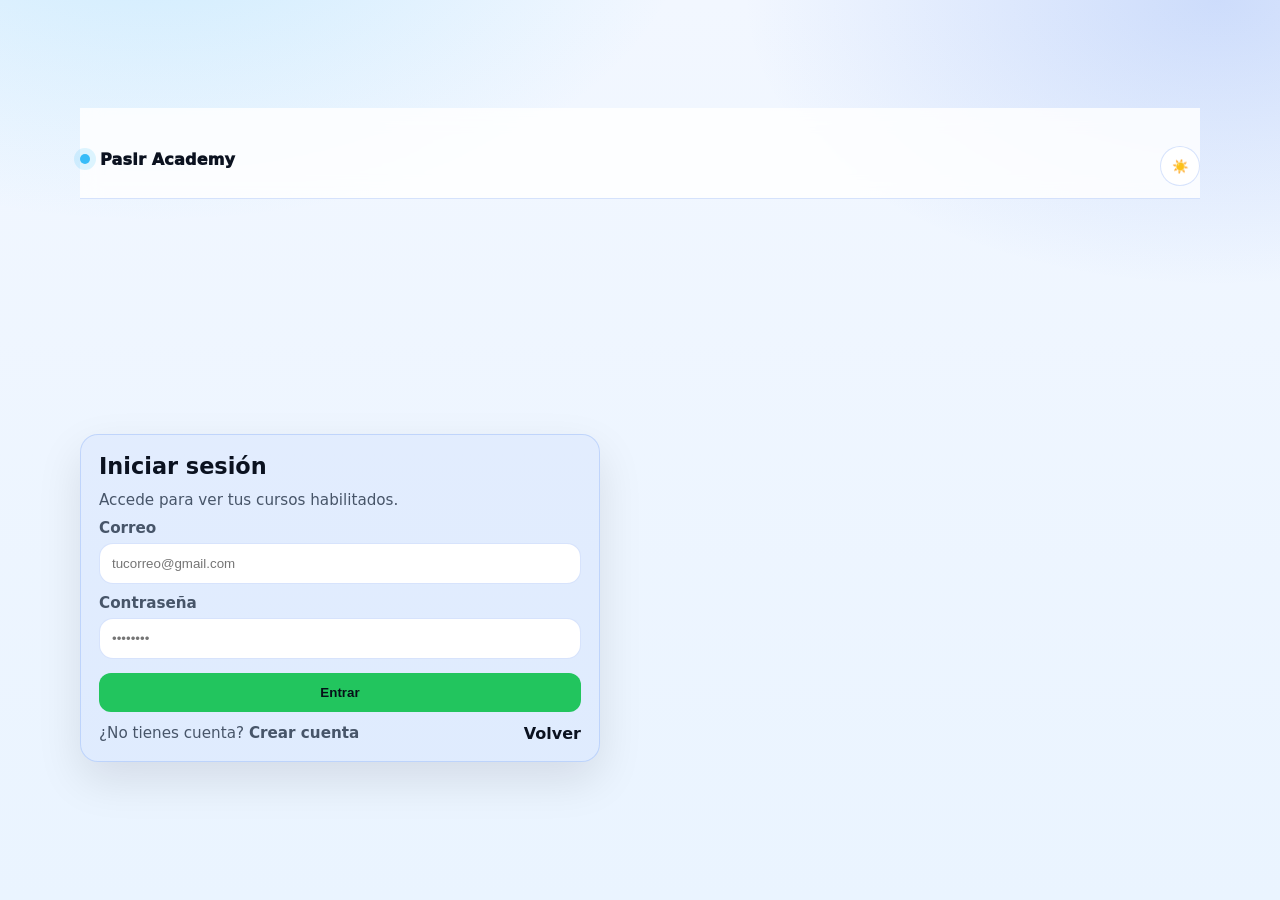
<file: login.html>
<!doctype html>
<html lang="es">
<head>
  <meta charset="utf-8" />
  <meta name="viewport" content="width=device-width,initial-scale=1" />
  <title>Iniciar sesión</title>
  <style>
    html.auth-checking, html.auth-checking body { visibility:hidden; }
    body{font-family:system-ui;margin:0;background: var(--bg);color: var(--text);min-height:100vh;display:grid;place-items:center}
    .card{width:min(520px,92vw);border:1px solid rgba(148,163,184,.25);border-radius:18px;background:rgba(148,163,184,.06);padding:18px}
    h1{margin:0 0 12px;font-size:1.4rem}
    label{display:block;margin:10px 0 6px;color:#cbd5e1;font-size:.95rem}
    input{width:100%;padding:12px 12px;border-radius:12px;border:1px solid rgba(148,163,184,.25);background:rgba(2,6,23,.6);color: var(--text);outline:none}
    button{width:100%;padding:12px;border-radius:12px;border:0;background:#22c55e;color:#071018;font-weight:900;cursor:pointer;margin-top:14px}
    .row{display:flex;justify-content:space-between;gap:10px;margin-top:12px;flex-wrap:wrap}
    a{color:#38bdf8;text-decoration:none;font-weight:800}
    .muted{color:#9ca3af;font-size:.95rem}
    .err{margin-top:10px;color:#fca5a5;font-weight:700;white-space:pre-wrap}
  </style>

  <link rel="manifest" href="manifest.json">
  <meta name="theme-color" id="theme-color-meta" content="\1"/>
  <link rel="apple-touch-icon" href="icons/icon-192.png">
  <link rel="stylesheet" href="app.css">
  <script src="theme.js" defer></script>

  <script>
    document.documentElement.classList.add("auth-checking");
    (function () {
      const token = localStorage.getItem("pasir_token");
      if (token) {
        location.replace("account.html");
        return;
      }
      document.documentElement.classList.remove("auth-checking");
    })();
  </script>
</head>
<body data-theme="light">

<header class="app-header">
  <div class="container">
    <div class="row">
      <div class="brand" role="banner">
        <span class="dot" aria-hidden="true"></span>
        <span>Pasir Academy</span>
      </div>
      <div class="nav-actions">
        <button class="btn theme-btn" id="theme-toggle" type="button" aria-label="Cambiar tema">
          <span id="theme-icon">☀️</span>
          <span id="theme-label" class="sr-only">Modo claro</span>
        </button>
      </div>
    </div>
  </div>
</header>

<main class="page"><div class="container">
<div class="card">
    <h1>Iniciar sesión</h1>
    <div class="muted">Accede para ver tus cursos habilitados.</div>

    <label>Correo</label>
    <input id="email" type="email" placeholder="tucorreo@gmail.com" autocomplete="email" />

    <label>Contraseña</label>
    <input id="pass" type="password" placeholder="••••••••" autocomplete="current-password" />

    <button id="btn">Entrar</button>
    <div id="msg" class="err" style="display:none"></div>

    <div class="row">
      <span class="muted">¿No tienes cuenta? <a href="register.html">Crear cuenta</a></span>
      <a href="index.html">Volver</a>
    </div>
  </div>

<script>
  const API_URL = "https://script.google.com/macros/s/AKfycby7goi8hJ06WF9up9NhPPXJn7a7z0dxrpzo-q37lNoAj9Ai07p5rMl7yGNliOYsdmlc/exec";

  function jsonp(action, payload) {
    return new Promise((resolve, reject) => {
      const cb = "cb_" + Math.random().toString(36).slice(2);
      const params = new URLSearchParams();
      params.set("action", action);
      Object.entries(payload || {}).forEach(([k,v]) => {
        if (v === undefined || v === null) return;
        params.set(k, String(v));
      });
      params.set("callback", cb);

      const script = document.createElement("script");
      script.src = API_URL + "?" + params.toString();
      script.async = true;

      window[cb] = (data) => {
        cleanup();
        resolve(data);
      };

      function cleanup() {
        try { delete window[cb]; } catch(e) { window[cb] = undefined; }
        if (script.parentNode) script.parentNode.removeChild(script);
      }

      script.onerror = () => {
        cleanup();
        reject(new Error("No se pudo conectar (JSONP/CORS)."));
      };

      document.body.appendChild(script);
    });
  }

  function showErr(text) {
    const el = document.getElementById("msg");
    el.style.display = "block";
    el.textContent = text;
  }

  document.getElementById("btn").onclick = async () => {
    const email = document.getElementById("email").value.trim();
    const password = document.getElementById("pass").value;

    if (!email || !password) return showErr("Completa correo y contraseña.");

    try {
      const r = await jsonp("login", { email, password });
      if (!r.ok) return showErr(r.error || "Error de login");

      localStorage.setItem("pasir_token", r.token);
      localStorage.setItem("pasir_email", email);

      try {
        const me = await jsonp("me", { token: r.token });
        const nm = (me.user && (me.user.name || me.user.nombre)) || me.name || "";
        if (nm) localStorage.setItem("pasir_name", nm);
        const em = (me.user && (me.user.email || me.user.correo)) || me.email || "";
        if (em) localStorage.setItem("pasir_email", em);
      } catch(e) {}

      location.replace("account.html");
    } catch (e) {
      showErr(e.message);
    }
  };
</script>

<script>
  if ("serviceWorker" in navigator) {
    window.addEventListener("load", () => {
      navigator.serviceWorker.register("./sw.js").catch(() => {});
    });
  }
</script>

</div></main>
</body>
</html>
</file>
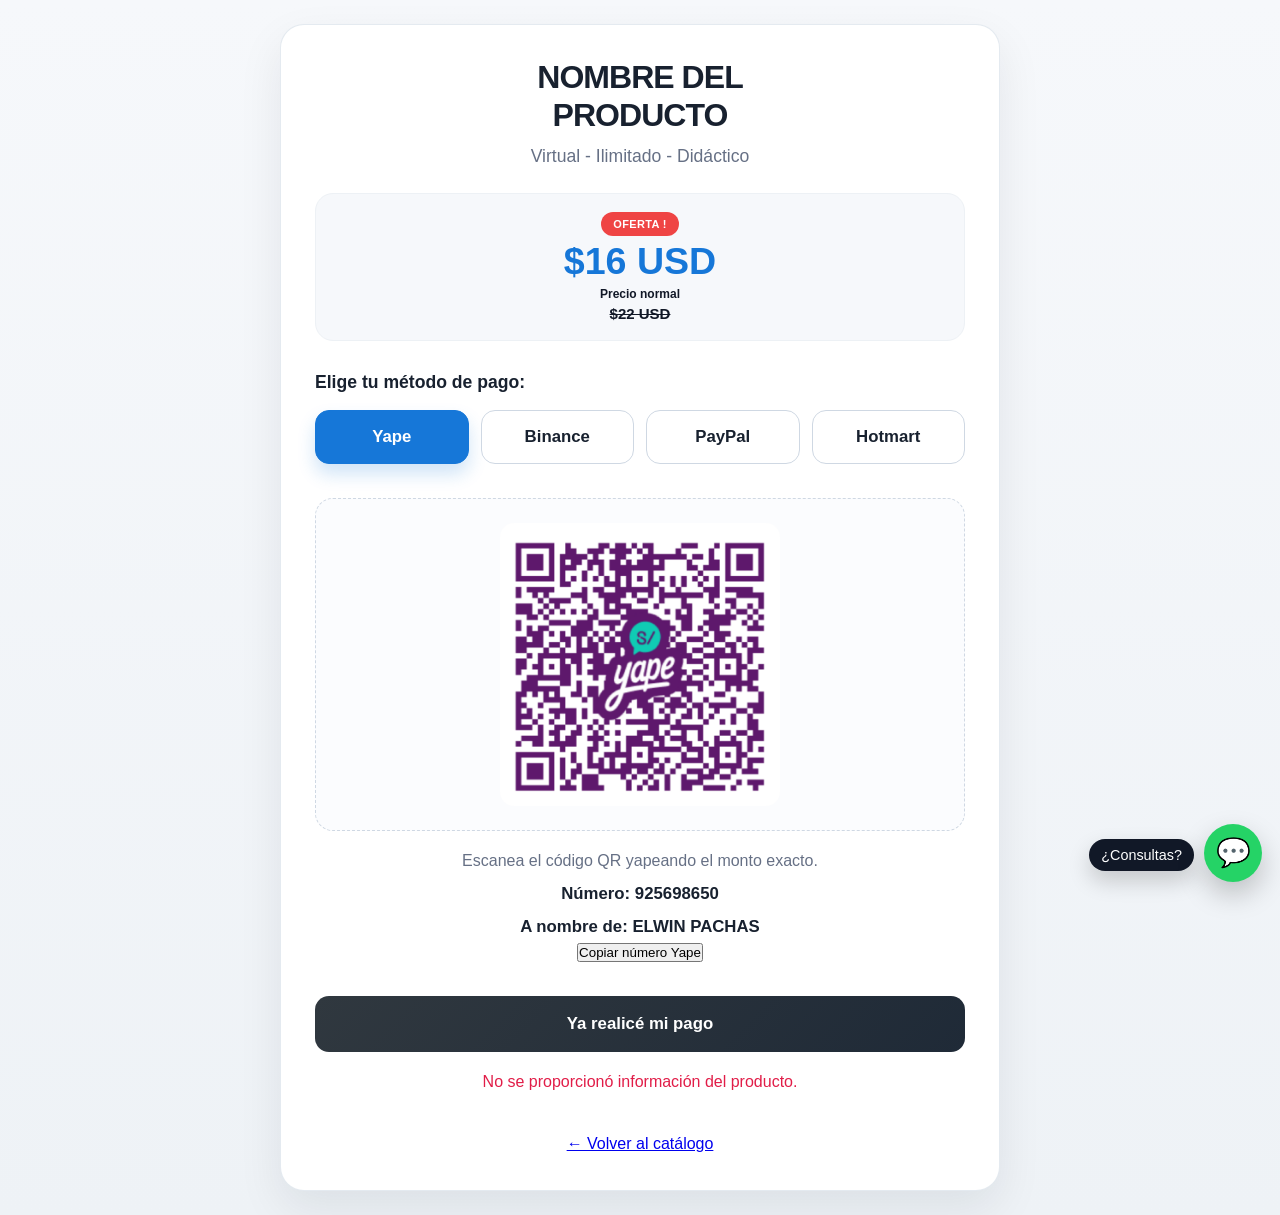
<file: pasarela.html>
<!DOCTYPE html>
<html lang="es">
<head>
  <meta charset="UTF-8">
  <meta name="viewport" content="width=device-width, initial-scale=1.0">
  <title>Pasarela de Pago | Anibal</title>
  <link rel="stylesheet" href="./Pasarela/index.css">

  <style>
    .payment-container{
      width:min(100%, 720px) !important;
      max-width:720px !important;
      margin:0 auto !important;
    }
    #main-content{
      max-width:100%;
    }
    .header{
      padding-left:8px;
      padding-right:8px;
    }
    #product-name{
      font-size:clamp(1.45rem, 3.3vw, 2rem) !important;
      line-height:1.18 !important;
      text-align:center !important;
      max-width:16ch;
      margin:0 auto 8px auto !important;
      word-break:break-word;
    }
    #product-desc{
      text-align:center !important;
      max-width:34ch;
      margin:0 auto !important;
    }
    .product-info,
    #product-info-box{
      display:flex;
      justify-content:center;
      align-items:center;
      text-align:center;
      padding-left:14px;
      padding-right:14px;
    }
    .product-price,
    #product-price{
      width:100%;
      text-align:center !important;
      margin-left:auto !important;
      margin-right:auto !important;
    }
    .whatsapp-float{
      position:fixed;
      right:18px;
      bottom:18px;
      width:58px;
      height:58px;
      border-radius:50%;
      display:flex;
      align-items:center;
      justify-content:center;
      background:#25D366;
      color:#fff;
      text-decoration:none;
      box-shadow:0 12px 28px rgba(0,0,0,.22);
      z-index:9999;
      transition:transform .2s ease, box-shadow .2s ease;
      font-size:28px;
    }
    .whatsapp-float:hover{
      transform:translateY(-2px) scale(1.04);
      box-shadow:0 14px 32px rgba(0,0,0,.26);
    }
    .whatsapp-float-label{
      position:fixed;
      right:86px;
      bottom:29px;
      background:#111827;
      color:#fff;
      padding:9px 12px;
      border-radius:999px;
      font-size:.9rem;
      line-height:1;
      box-shadow:0 10px 22px rgba(0,0,0,.18);
      z-index:9998;
    }
    @media (max-width: 640px){
      .payment-container{
        width:min(100%, 94vw) !important;
      }
      .whatsapp-float-label{
        display:none;
      }
    }

    .product-info{
      display:flex !important;
      justify-content:center !important;
      text-align:center !important;
    }
    #product-price{
      width:100%;
      text-align:center !important;
    }
    .price-stack{
      width:100%;
      display:flex;
      flex-direction:column;
      align-items:center;
      gap:6px;
    }
    .price-badge{
      display:inline-flex;
      align-items:center;
      justify-content:center;
      padding:4px 12px;
      border-radius:999px;
      background:#ef4444;
      color:#fff;
      font-size:11px;
      font-weight:900;
      text-transform:uppercase;
      letter-spacing:.03em;
    }
    .price-current{
      color:var(--accent-color);
      font-size:clamp(1.9rem, 4vw, 2.35rem);
      font-weight:900;
      line-height:1.05;
      text-align:center;
    }
    .price-normal-label{
      color:#111827;
      font-size:12px;
      font-weight:800;
      line-height:1;
    }
    .price-normal{
      color:#111827;
      font-size:15px;
      font-weight:700;
      text-decoration:line-through;
      line-height:1.1;
    }

  </style>

</head>
<body>
  <div class="payment-shell">
    <div class="payment-container">
      <div id="loading" class="loading-spinner hidden">Validando producto...</div>

      <div id="main-content">
        <div class="header">
          <h1 id="product-name">NOMBRE DEL PRODUCTO</h1>
          <p id="product-desc">Virtual - Ilimitado - Didáctico</p>
        </div>

        <div class="product-info" id="product-info-box">
          <div class="product-price" id="product-price"><div class="price-stack"><span class="price-badge">Oferta !</span><span class="price-current">$16 USD</span><span class="price-normal-label">Precio normal</span><span class="price-normal">$22 USD</span></div></div>
        </div>

        <p class="section-label">Elige tu método de pago:</p>
        <div class="payment-methods">
          <button class="method-btn active" type="button" onclick="showMethod('yape', this)">Yape</button>
          <button class="method-btn" type="button" onclick="showMethod('binance', this)">Binance</button>
          <button class="method-btn" type="button" onclick="showMethod('paypal', this)">PayPal</button>
          <button class="method-btn" type="button" onclick="showMethod('Hotmart', this)">Hotmart</button>
        </div>

        <div id="method-yape" class="method-details payment-details">
          <div class="qr-container">
            <img src="./Pasarela/yape-pasir-400x400.png" alt="QR Yape" id="yape-qr">
          </div>
          <p class="method-caption">Escanea el código QR yapeando el monto exacto.</p>
          <p class="method-strong">Número: <span id="yape-number">925698650</span></p>
          <p class="method-strong">A nombre de: ELWIN PACHAS</p>
          <div class="copy-row">
            <button type="button" class="btn-copy" onclick="copyYapeNumber()">Copiar número Yape</button>
          </div>
        </div>

        <div id="method-binance" class="method-details payment-details hidden">
          <div class="qr-container">
            <img src="./Pasarela/binance-anibal-400x400.png" alt="QR Binance" id="binance-qr">
          </div>
          <p class="method-caption">Paga con Binance Pay ID o QR.</p>
          <p class="method-strong">ID: 1152183050</p>
          <p class="method-strong">Nickname: PASIR EDUCATION</p>
        </div>

        <div id="method-paypal" class="method-details payment-details hidden">
          <div style="margin: 28px 0 12px;">
            <a href="https://www.paypal.com/paypalme/educacionPASIR/16" id="paypal-link" class="pay-link">Pagar con PayPal</a>
          </div>
          <p class="method-caption">Serás redirigido a PayPal para completar el pago.</p>
        </div>

        <div id="method-Hotmart" class="method-details payment-details hidden">
          <div style="margin: 28px 0 12px;">
            <a href="https://pay.hotmart.com/Q100218234T?off=tl43cids" id="Hotmart-link" class="pay-link">Pagar con Hotmart</a>
          </div>
          <p class="method-caption">Serás redirigido a Hotmart para completar el pago.</p>
        </div>

        <button id="btn-show-form" class="btn-submit" style="margin-top: 28px;" type="button" onclick="toggleForm()">Ya realicé mi pago</button>

        <div id="verification-form" class="verification-form">
          <div class="order-box">Pedido: <span id="order-id">#000000</span></div>
          <h3 class="form-title" style="margin-top:18px;">Confirmar transacción</h3>
          <p class="helper-note">Completa tus datos y te abriremos WhatsApp con el mensaje listo para enviar.</p>
          <form id="payment-form">
            <div class="form-group">
              <label for="client-name">Tu nombre completo</label>
              <input type="text" id="client-name" required placeholder="Ej. José López">
            </div>
            <div class="form-group">
              <label for="client-email">Email para acceder al producto</label>
              <input type="email" id="client-email" required placeholder="correo@ejemplo.com">
            </div>
            <div class="form-group">
              <label for="txn-id">ID de transacción / operación</label>
              <input type="text" id="txn-id" required placeholder="Ej. 123456789">
            </div>
            <button type="submit" class="btn-submit" id="submit-btn">Enviar para verificación</button>
          </form>
        </div>

        <div id="success-msg">
          <h3>¡Casi listo!</h3>
          <p>Se abrió WhatsApp con tu mensaje preparado. Solo envíalo para verificar tu pago.</p>
        </div>

        <div id="error-msg"></div>

        <div style="margin-top: 20px; text-align: center;">
          <a href="index.html" class="btn-back">← Volver al catálogo</a>
        </div>
      </div>
    </div>
  </div>


  <div class="whatsapp-float-label">¿Consultas?</div>
  <a href="https://wa.me/51926299585?text=Hola%20tengo%20una%20consulta%20sobre%20un%20producto" class="whatsapp-float" target="_blank" aria-label="WhatsApp de contacto" title="Consultar por WhatsApp">💬</a>

  <script>
    const API_URL = 'https://script.google.com/macros/s/AKfycbzzdOjG80izEhJK8QMibSpHc8h2lMME-g6cIX6qFsmPS_Jx1mlME_ueo9qeuSU_WbnC/exec';
    const WHATSAPP_NUMBER = '51926299585';
    let currentProduct = null;
    let currentOrderId = '';

    function generateOrderId() {
      return `#${Math.floor(100000 + Math.random() * 900000)}`;
    }

    function setOrderId() {
      currentOrderId = generateOrderId();
      const orderEl = document.getElementById('order-id');
      if (orderEl) orderEl.textContent = currentOrderId;
    }

    function copyYapeNumber() {
      const number = document.getElementById('yape-number')?.textContent?.trim() || '925698650';
      navigator.clipboard.writeText(number).then(() => {
        const btn = document.querySelector('.btn-copy');
        if (!btn) return;
        const original = btn.textContent;
        btn.textContent = 'Número copiado';
        setTimeout(() => btn.textContent = original, 1800);
      }).catch(() => {
        alert(`Copia manualmente este número: ${number}`);
      });
    }

    function computeNormalAmount(baseAmount, explicitAmount) {
      const explicit = Number(explicitAmount || 0);
      if (explicit > 0) return explicit;
      const base = Number(baseAmount || 0);
      if (!(base > 0)) return 0;
      const bumped = base * 1.35;
      return bumped >= 100 ? Math.ceil(bumped) : Math.ceil(bumped * 100) / 100;
    }

    function getParamProduct() {
      const params = new URLSearchParams(window.location.search);
      const product = params.get('product');
      if (!product) return null;
      return {
        nombre: product,
        descripcion: params.get('desc') || 'Virtual - Ilimitado - Didáctico',
        categoria: params.get('category') || '',
        plan: params.get('plan') || '',
        currency: params.get('currency') || 'USD',
        precioMostrar: params.get('price') || '',
        precioNormalMostrar: params.get('normal_price') || '',
        amount: Number(params.get('amount') || 0),
        normalAmount: Number(params.get('normal_amount') || 0),
        precioPen: Number(params.get('pen') || 0),
        precioUsd: Number(params.get('usd') || 0),
        precio: Number(params.get('usd') || 0)
      };
    }

    async function init() {
      setOrderId();
      const params = new URLSearchParams(window.location.search);
      const productId = params.get('p');
      const directProduct = getParamProduct();

      if (directProduct) {
        currentProduct = directProduct;
        renderProduct(directProduct);
        return;
      }

      if (!productId) {
        showError('No se proporcionó información del producto.');
        return;
      }

      document.getElementById('loading').classList.remove('hidden');

      try {
        const response = await fetch(`${API_URL}?p=${productId}`);
        const data = await response.json();

        if (data.error) {
          showError('Producto no encontrado.');
          return;
        }

        currentProduct = data;
        renderProduct(data);
      } catch (error) {
        showError('Error de conexión con el servidor.');
      } finally {
        document.getElementById('loading').classList.add('hidden');
      }
    }

    function renderProduct(p) {
      const name = p.nombre || 'Producto';
      const desc = p.descripcion || 'Virtual - Ilimitado - Didáctico';

      // La pasarela usa como fuente principal exactamente la moneda/precio
      // que ya calculó el index y que el usuario vio en la tarjeta.
      let currentText = (p.precioMostrar || '').trim();
      let normalText = (p.precioNormalMostrar || '').trim();
      let amount = Number(p.amount || 0);
      let normalAmount = Number(p.normalAmount || 0);
      let currency = (p.currency || '').trim();

      if (!currentText) {
        const usd = Number(p.precioUsd || p.precio || 0);
        const pen = Number(p.precioPen || 0);

        if (currency === 'PEN' && pen > 0) {
          amount = pen;
          normalAmount = computeNormalAmount(pen, normalAmount);
          currentText = `S/${pen}`;
          normalText = `S/${normalAmount}`;
        } else if (currency && currency !== 'USD' && amount > 0) {
          currentText = `${amount} ${currency}`;
          if (!normalText) {
            normalAmount = computeNormalAmount(amount, normalAmount);
            normalText = `${normalAmount} ${currency}`;
          }
        } else if (usd > 0) {
          currency = 'USD';
          amount = usd;
          normalAmount = computeNormalAmount(usd, normalAmount);
          currentText = `$${usd} USD`;
          normalText = `$${normalAmount} USD`;
        } else if (pen > 0) {
          currency = 'PEN';
          amount = pen;
          normalAmount = computeNormalAmount(pen, normalAmount);
          currentText = `S/${pen}`;
          normalText = `S/${normalAmount}`;
        } else {
          currentText = 'Precio por confirmar';
          normalText = '';
        }
      }

      if (!currency) {
        if (currentText.includes('S/')) currency = 'PEN';
        else if (currentText.includes('USD') || currentText.includes('$')) currency = 'USD';
        else currency = 'USD';
      }

      if (!normalText && amount > 0) {
        const computedNormal = computeNormalAmount(amount, normalAmount);
        normalAmount = computedNormal;
        if (currency === 'PEN') normalText = `S/${computedNormal}`;
        else if (currency === 'USD') normalText = `$${computedNormal} USD`;
        else normalText = `${computedNormal} ${currency}`;
      }

      currentProduct = { ...p, amount, normalAmount, precioMostrar: currentText, precioNormalMostrar: normalText, currency };

      document.getElementById('product-name').textContent = name;
      document.getElementById('product-desc').textContent = desc;
      document.getElementById('product-price').innerHTML = `
        <div class="price-stack">
          <span class="price-badge">Oferta !</span>
          <span class="price-current">${currentText}</span>
          ${normalText ? `<span class="price-normal-label">Precio normal</span><span class="price-normal">${normalText}</span>` : ''}
        </div>
      `;

      const paypalAmount = amount > 0 ? amount : '';
      document.getElementById('paypal-link').href = `https://www.paypal.com/paypalme/educacionPASIR/${paypalAmount}`;
    }

    function showError(msg) {
      document.getElementById('product-info-box')?.classList.add('hidden');
      const errorBox = document.getElementById('error-msg');
      errorBox.style.display = 'block';
      errorBox.textContent = msg;
    }

    function showMethod(method, button) {
      document.querySelectorAll('.method-details').forEach(el => el.classList.add('hidden'));
      document.querySelectorAll('.method-btn').forEach(el => el.classList.remove('active'));
      document.getElementById(`method-${method}`).classList.remove('hidden');
      if (button) button.classList.add('active');
    }

    function toggleForm() {
      const form = document.getElementById('verification-form');
      form.style.display = 'block';
      form.scrollIntoView({ behavior: 'smooth', block: 'start' });
      document.getElementById('btn-show-form').style.display = 'none';
    }

    document.getElementById('payment-form').addEventListener('submit', function(e) {
      e.preventDefault();
      const btn = document.getElementById('submit-btn');
      btn.disabled = true;
      btn.textContent = 'Abriendo WhatsApp...';

      const name = document.getElementById('client-name').value.trim();
      const email = document.getElementById('client-email').value.trim();
      const txnId = document.getElementById('txn-id').value.trim();
      const productName = currentProduct?.nombre || document.getElementById('product-name').textContent.trim() || 'Producto';

      const amountText = currentProduct?.precioMostrar || 'Monto por confirmar';

      const message = `Hola realicé el pago por este producto: ${productName}
Pedido: ${currentOrderId}
Nombre: ${name}
Correo: ${email}
Monto pagado: ${amountText}
ID de Transacción / Operación: ${txnId}

Adjunto comprobante.`;
      const whatsappURL = `https://wa.me/${WHATSAPP_NUMBER}?text=${encodeURIComponent(message)}`;

      window.open(whatsappURL, '_blank');

      document.getElementById('verification-form').style.display = 'none';
      const successBox = document.getElementById('success-msg');
      successBox.innerHTML = `<h3>¡Casi listo!</h3><p>Se abrió WhatsApp con tu mensaje preparado. Pedido: <strong>${currentOrderId}</strong></p>`;
      successBox.style.display = 'block';
      successBox.scrollIntoView({ behavior: 'smooth', block: 'center' });
      btn.disabled = false;
      btn.textContent = 'Enviar para verificación';
    });

    init();
  </script>
</body>
</html>
</file>
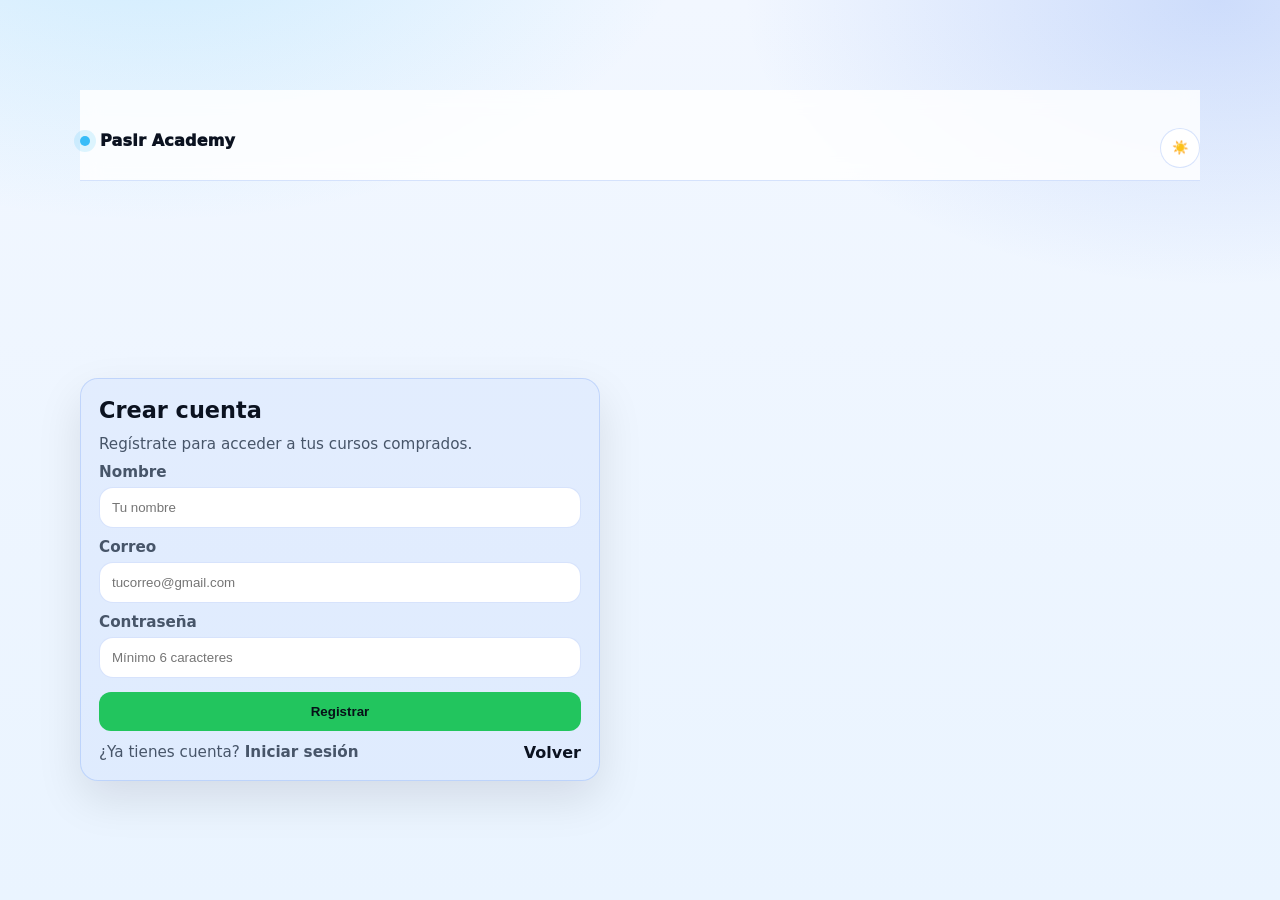
<file: register.html>
<!doctype html>
<html lang="es">
<head>
  <meta charset="utf-8" />
  <meta name="viewport" content="width=device-width,initial-scale=1" />
  <title>Crear cuenta</title>
  <style>
    body{font-family:system-ui;margin:0;background: var(--bg);color: var(--text);min-height:100vh;display:grid;place-items:center}
    .card{width:min(520px,92vw);border:1px solid rgba(148,163,184,.25);border-radius:18px;background:rgba(148,163,184,.06);padding:18px}
    h1{margin:0 0 12px;font-size:1.4rem}
    label{display:block;margin:10px 0 6px;color:#cbd5e1;font-size:.95rem}
    input{width:100%;padding:12px 12px;border-radius:12px;border:1px solid rgba(148,163,184,.25);background:rgba(2,6,23,.6);color: var(--text);outline:none}
    button{width:100%;padding:12px;border-radius:12px;border:0;background:#22c55e;color:#071018;font-weight:900;cursor:pointer;margin-top:14px}
    .row{display:flex;justify-content:space-between;gap:10px;margin-top:12px;flex-wrap:wrap}
    a{color:#38bdf8;text-decoration:none;font-weight:800}
    .muted{color:#9ca3af;font-size:.95rem}
    .err{margin-top:10px;color:#fca5a5;font-weight:700;white-space:pre-wrap}
    .ok{margin-top:10px;color:#86efac;font-weight:800;white-space:pre-wrap}
  </style>

  <link rel="manifest" href="manifest.json">
  <meta name="theme-color" id="theme-color-meta" content="\1"/>
  <link rel="apple-touch-icon" href="icons/icon-192.png">
<link rel="stylesheet" href="app.css">
<script src="theme.js" defer></script>
</head>
<body data-theme="light">
  
<header class="app-header">
  <div class="container">
    <div class="row">
      <div class="brand" role="banner">
        <span class="dot" aria-hidden="true"></span>
        <span>Pasir Academy</span>
      </div>
      <div class="nav-actions">
        <button class="btn theme-btn" id="theme-toggle" type="button" aria-label="Cambiar tema">
          <span id="theme-icon">☀️</span>
          <span id="theme-label" class="sr-only">Modo claro</span>
        </button>
      </div>
    </div>
  </div>
</header>

<main class="page"><div class="container">
<div class="card">
    <h1>Crear cuenta</h1>
    <div class="muted">Regístrate para acceder a tus cursos comprados.</div>

    <label>Nombre</label>
    <input id="name" type="text" placeholder="Tu nombre" autocomplete="name" />

    <label>Correo</label>
    <input id="email" type="email" placeholder="tucorreo@gmail.com" autocomplete="email" />

    <label>Contraseña</label>
    <input id="pass" type="password" placeholder="Mínimo 6 caracteres" autocomplete="new-password" />

    <button id="btn">Registrar</button>
    <div id="msg" class="err" style="display:none"></div>
    <div id="ok" class="ok" style="display:none"></div>

    <div class="row">
      <span class="muted">¿Ya tienes cuenta? <a href="login.html">Iniciar sesión</a></span>
      <a href="index.html">Volver</a>
    </div>
  </div>

<script>

  const API_URL = "https://script.google.com/macros/s/AKfycby7goi8hJ06WF9up9NhPPXJn7a7z0dxrpzo-q37lNoAj9Ai07p5rMl7yGNliOYsdmlc/exec";

  function jsonp(action, payload) {
    return new Promise((resolve, reject) => {
      const cb = "cb_" + Math.random().toString(36).slice(2);
      const params = new URLSearchParams();
      params.set("action", action);
      Object.entries(payload || {}).forEach(([k,v]) => {
        if (v === undefined || v === null) return;
        params.set(k, String(v));
      });
      params.set("callback", cb);

      const script = document.createElement("script");
      script.src = API_URL + "?" + params.toString();
      script.async = true;

      window[cb] = (data) => {
        cleanup();
        resolve(data);
      };

      function cleanup() {
        try { delete window[cb]; } catch(e) { window[cb] = undefined; }
        if (script.parentNode) script.parentNode.removeChild(script);
      }

      script.onerror = () => {
        cleanup();
        reject(new Error("No se pudo conectar (JSONP/CORS)."));
      };

      document.body.appendChild(script);
    });
  }


  function showErr(text) {
    document.getElementById("ok").style.display = "none";
    const el = document.getElementById("msg");
    el.style.display = "block";
    el.textContent = text;
  }

  function showOk(text) {
    document.getElementById("msg").style.display = "none";
    const el = document.getElementById("ok");
    el.style.display = "block";
    el.textContent = text;
  }

  document.getElementById("btn").onclick = async () => {
    const name = document.getElementById("name").value.trim();
    const email = document.getElementById("email").value.trim();
    const password = document.getElementById("pass").value;

    if (!email || !password) return showErr("Correo y contraseña son requeridos.");

    try {
      const r = await jsonp("register", { name, email, password });
      if (!r.ok) return showErr(r.error || "No se pudo registrar");

      showOk("Cuenta creada. Ahora inicia sesión.");
      setTimeout(()=> location.href = "login.html", 800);
    } catch (e) {
      showErr(e.message);
    }
  };
</script>

  <script>
  // PWA: registrar Service Worker
  if ("serviceWorker" in navigator) {
    window.addEventListener("load", () => {
      navigator.serviceWorker.register("./sw.js").catch(() => {});
    });
  }
</script>

</div></main>
</body>
</html>
</file>
<file: app.css>
/* app.css — Pasir Virtual School UI (global) */
:root{
  color-scheme: light dark;

  --primary:#2563eb;
  --accent:#38bdf8;
  --success:#22c55e;
  --danger:#ef4444;

  /* Light: azul/celeste elegante (no blanco plano) */
  --bg:#f2f7ff;
  --bg2:#eaf4ff;
  --card:#ffffff;
  --card2: rgba(37,99,235,.06);
  --stroke: rgba(37,99,235,.18);
  --text:#0b1220;
  --muted:#475569;

  --shadow: 0 18px 45px rgba(2, 6, 23, .10);
  --r: 18px;
  --pill: 999px;
  --t: .18s ease-out;
}

body[data-theme="dark"]{
  --bg:#0b1220;
  --bg2:#09101d;
  --card: rgba(15,23,42,.96);
  --card2: rgba(255,255,255,.06);
  --stroke: rgba(148,163,184,.22);
  --text:#f9fafb;
  --muted: rgba(255,255,255,.70);
  --shadow: 0 18px 55px rgba(0,0,0,.55);
}

*{box-sizing:border-box}
html,body{height:100%}
body{
  margin:0;
  font-family: ui-sans-serif, system-ui, -apple-system, Segoe UI, Roboto, Arial, "Noto Sans", "Helvetica Neue", sans-serif;
  background:
    radial-gradient(900px 520px at 12% -10%, rgba(56,189,248,.20), transparent 60%),
    radial-gradient(860px 520px at 95% 0%, rgba(37,99,235,.18), transparent 55%),
    linear-gradient(180deg, var(--bg), var(--bg2));
  color: var(--text);
}

a{color:inherit}
.container{width:min(1120px,92vw); margin:0 auto}
.muted{color:var(--muted)}
.hr{height:1px;background:var(--stroke);border:0;margin:16px 0}

/* Header (unificado) */
.app-header{
  position:sticky; top:0; z-index:80;
  border-bottom:1px solid var(--stroke);
  background: color-mix(in oklab, var(--card) 82%, transparent);
  backdrop-filter: blur(10px);
}
.app-header .row{
  display:flex; align-items:center; justify-content:space-between; gap:12px;
  padding:12px 0;
}
.brand{
  display:flex; align-items:center; gap:10px;
  font-weight:1000;
  letter-spacing:.2px;
}
.brand .dot{
  width:10px;height:10px;border-radius:999px;
  background:var(--accent);
  box-shadow:0 0 0 6px rgba(56,189,248,.16);
}
.nav-actions{display:flex; align-items:center; gap:10px; flex-wrap:wrap}

/* Buttons */
.btn{
  display:inline-flex; align-items:center; justify-content:center; gap:8px;
  padding:10px 12px;
  border-radius:14px;
  border:1px solid var(--stroke);
  background: var(--card);
  color: var(--text);
  text-decoration:none;
  cursor:pointer;
  font-weight:900;
  transition: transform var(--t), border-color var(--t), filter var(--t);
}
.btn:hover{transform:translateY(-1px); border-color: rgba(56,189,248,.55)}
.btn:active{transform:translateY(0) scale(.99)}
.btn.primary{background: var(--primary); color:#fff; border-color: rgba(37,99,235,.55)}
.btn.secondary{background: rgba(56,189,248,.16); border-color: rgba(56,189,248,.30)}
.btn.danger{background: rgba(239,68,68,.14); border-color: rgba(239,68,68,.30)}
.btn.full{width:100%}
.theme-btn{width:40px;height:40px;border-radius:var(--pill);padding:0}
.sr-only{position:absolute;width:1px;height:1px;padding:0;margin:-1px;overflow:hidden;clip:rect(0,0,0,0);white-space:nowrap;border:0}

/* Cards */
.card{
  border:1px solid var(--stroke);
  border-radius: var(--r);
  background: var(--card2);
  box-shadow: var(--shadow);
}
.card-inner{background: var(--card); border-radius: calc(var(--r) - 6px); padding:18px; border:1px solid color-mix(in oklab, var(--stroke) 70%, transparent)}
.stack{display:flex; flex-direction:column; gap:12px}

/* Forms */
.field{display:flex; flex-direction:column; gap:6px; margin:10px 0}
label{color:var(--muted); font-weight:800; font-size:.95rem}
input,select,textarea{
  width:100%;
  padding:12px 12px;
  border-radius:14px;
  border:1px solid var(--stroke);
  background: var(--card);
  color: var(--text);
  outline:none;
}
input:focus,select:focus,textarea:focus{
  border-color: rgba(56,189,248,.55);
  box-shadow:0 0 0 4px rgba(56,189,248,.18);
}

.page{padding:18px 0 30px}
.hero{
  padding:18px;
  border-radius: var(--r);
  border:1px solid var(--stroke);
  background: linear-gradient(135deg, rgba(37,99,235,.14), rgba(56,189,248,.10));
}

/* Course safe overrides: don't affect your player logic */
.player-wrap, .player{background:transparent !important}
</file>
<file: Pasarela/index.css>
:root {
  --primary: #1f2a37;
  --primary-2: #111827;
  --accent: #1677d8;
  --accent-soft: #e9f3ff;
  --bg: #f3f5f8;
  --card: #ffffff;
  --text: #18212f;
  --muted: #667085;
  --border: #d9e1ea;
  --success: #16a34a;
  --danger: #e11d48;
  --radius: 18px;
  --shadow: 0 18px 45px rgba(15, 23, 42, 0.08);
}

* { box-sizing: border-box; margin: 0; padding: 0; }
html, body { min-height: 100%; }
body {
  font-family: Inter, -apple-system, BlinkMacSystemFont, "Segoe UI", Roboto, Helvetica, Arial, sans-serif;
  background: linear-gradient(180deg, #f6f8fb 0%, #eef2f6 100%);
  color: var(--text);
  line-height: 1.5;
  padding: 24px;
}

.payment-shell {
  max-width: 720px;
  margin: 0 auto;
}

.payment-container {
  background: var(--card);
  border-radius: 24px;
  box-shadow: var(--shadow);
  padding: 34px;
  border: 1px solid rgba(217, 225, 234, 0.7);
}

.header {
  text-align: center;
  margin-bottom: 24px;
}
.header h1 {
  font-size: clamp(1.9rem, 5vw, 2.8rem);
  line-height: 1.08;
  margin-bottom: 12px;
  font-weight: 800;
  letter-spacing: -0.03em;
}
.header p {
  font-size: 1.1rem;
  color: var(--muted);
}

.product-info {
  background: #f6f8fb;
  border: 1px solid #edf1f5;
  border-radius: 18px;
  padding: 18px 20px;
  margin-bottom: 28px;
}
.product-price {
  font-size: clamp(1.5rem, 4vw, 2rem);
  font-weight: 800;
  color: var(--accent);
}

.section-label {
  font-size: 1.1rem;
  font-weight: 700;
  margin-bottom: 14px;
}

.payment-methods {
  display: grid;
  grid-template-columns: repeat(4, minmax(0, 1fr));
  gap: 12px;
  margin-bottom: 28px;
}

.method-btn {
  appearance: none;
  border: 1px solid #cfd8e3;
  background: #fff;
  color: var(--text);
  min-height: 54px;
  border-radius: 14px;
  padding: 12px;
  font-size: 1.05rem;
  font-weight: 600;
  cursor: pointer;
  transition: 0.25s ease;
}
.method-btn:hover {
  border-color: var(--accent);
  color: var(--accent);
  transform: translateY(-1px);
}
.method-btn.active {
  background: var(--accent);
  border-color: var(--accent);
  color: #fff;
  box-shadow: 0 10px 18px rgba(22, 119, 216, 0.2);
}

.payment-details {
  text-align: center;
  padding: 6px 0 4px;
}
.qr-container {
  background: #fbfcfe;
  border: 1px dashed #cfd8e3;
  border-radius: 18px;
  padding: 24px;
  margin-bottom: 18px;
}
.qr-container img {
  width: 100%;
  max-width: 280px;
  display: block;
  margin: 0 auto;
  border-radius: 14px;
}
.method-caption {
  color: var(--muted);
  font-size: 1rem;
  margin-bottom: 8px;
}
.method-strong {
  font-size: 1.05rem;
  font-weight: 800;
  margin-top: 8px;
}
.hidden { display: none !important; }

.btn-submit,
.pay-link {
  display: inline-flex;
  align-items: center;
  justify-content: center;
  width: 100%;
  min-height: 56px;
  border: 0;
  border-radius: 14px;
  background: linear-gradient(135deg, #30383f, #1f2a37);
  color: #fff;
  text-decoration: none;
  font-size: 1.05rem;
  font-weight: 700;
  cursor: pointer;
  transition: 0.25s ease;
}
.btn-submit:hover,
.pay-link:hover {
  transform: translateY(-1px);
  filter: brightness(1.03);
}

.verification-form {
  display: none;
  margin-top: 28px;
  padding-top: 28px;
  border-top: 1px solid #e6ebf1;
}
.form-title {
  font-size: 1.25rem;
  font-weight: 800;
  margin-bottom: 18px;
}
.form-group { margin-bottom: 16px; }
.form-group label {
  display: block;
  margin-bottom: 8px;
  font-weight: 600;
}
.form-group input {
  width: 100%;
  min-height: 50px;
  border-radius: 14px;
  border: 1px solid #d5dee8;
  background: #fff;
  padding: 12px 14px;
  font-size: 1rem;
  outline: none;
  transition: 0.2s ease;
}
.form-group input:focus {
  border-color: var(--accent);
  box-shadow: 0 0 0 4px rgba(22, 119, 216, 0.1);
}
.helper-note {
  font-size: 0.95rem;
  color: var(--muted);
  margin-top: -2px;
  margin-bottom: 18px;
}

.loading-spinner,
#success-msg,
#error-msg {
  text-align: center;
  padding: 18px 10px;
}
.loading-spinner { color: var(--muted); }
#success-msg {
  display: none;
  color: var(--success);
}
#error-msg {
  display: none;
  color: var(--danger);
}

@media (max-width: 720px) {
  body { padding: 14px; }
  .payment-container { padding: 22px 18px; border-radius: 20px; }
  .payment-methods { grid-template-columns: repeat(2, minmax(0, 1fr)); }
}
</file>
